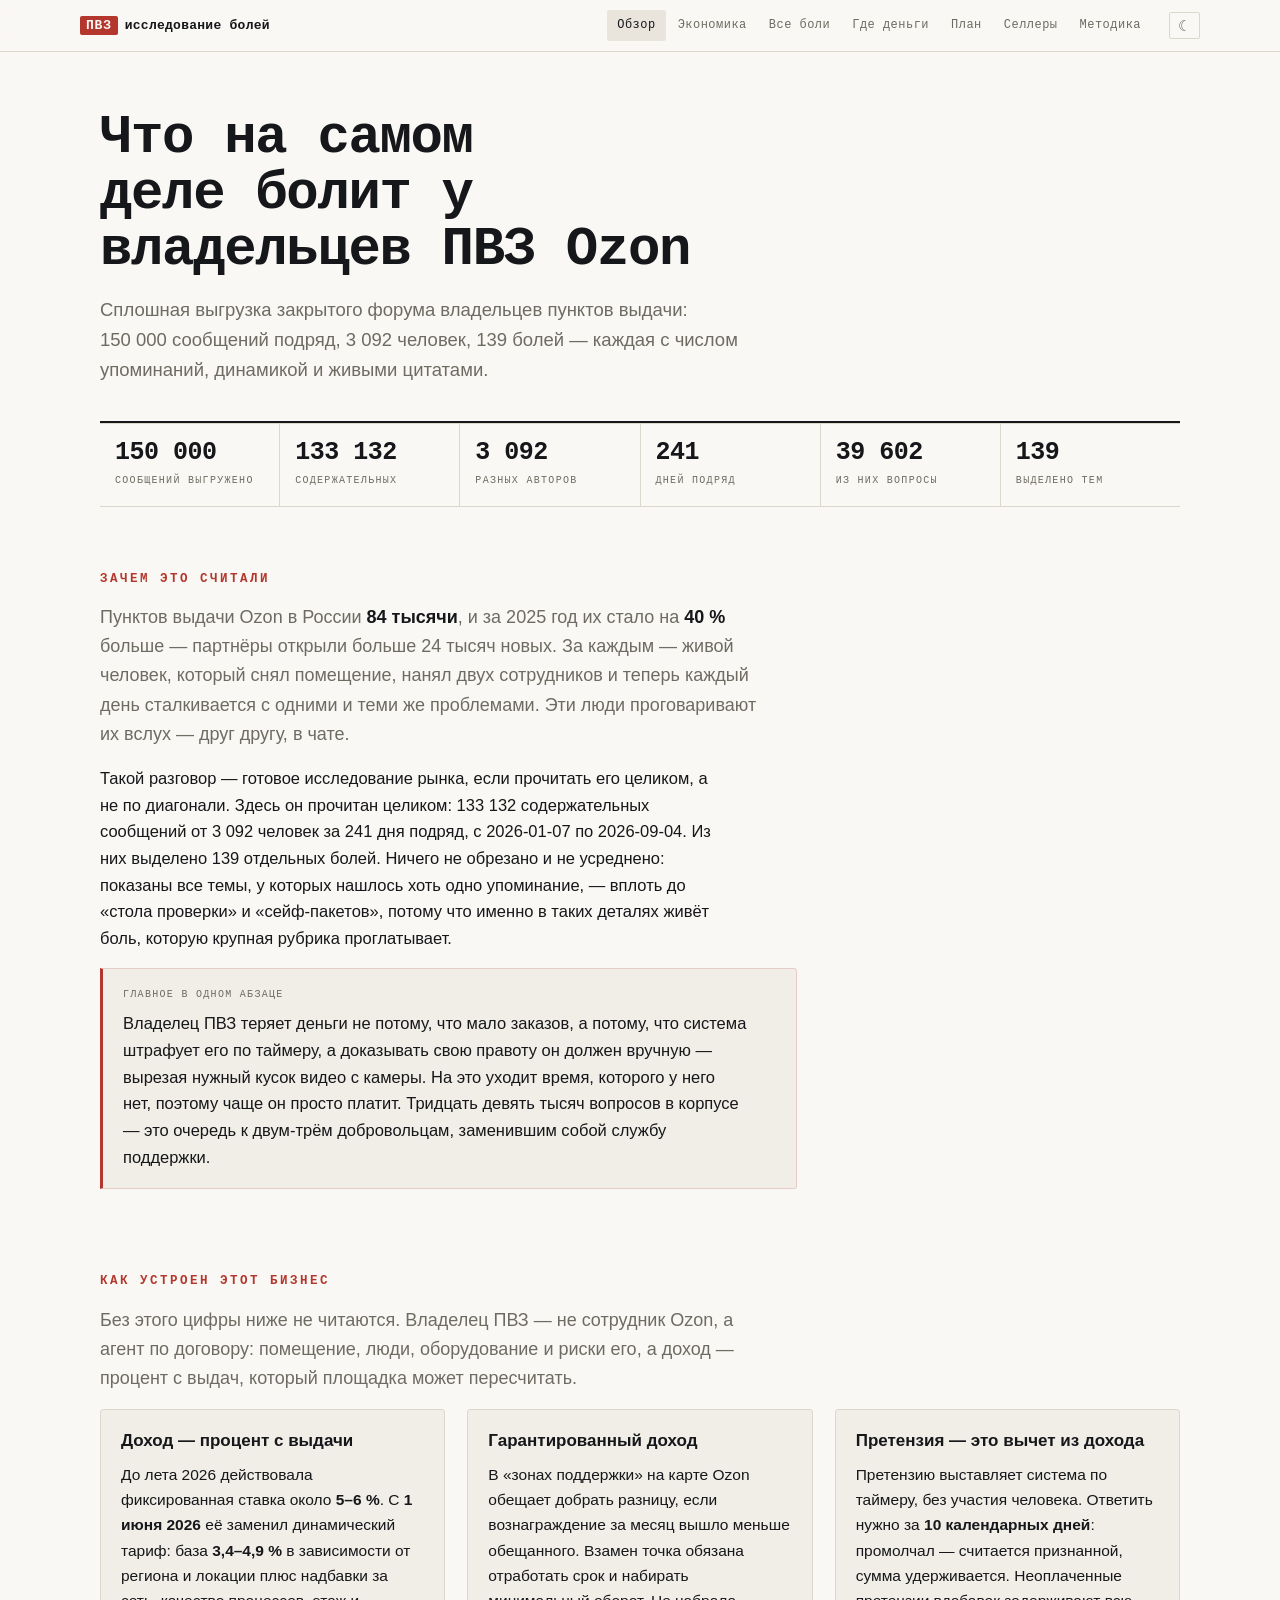
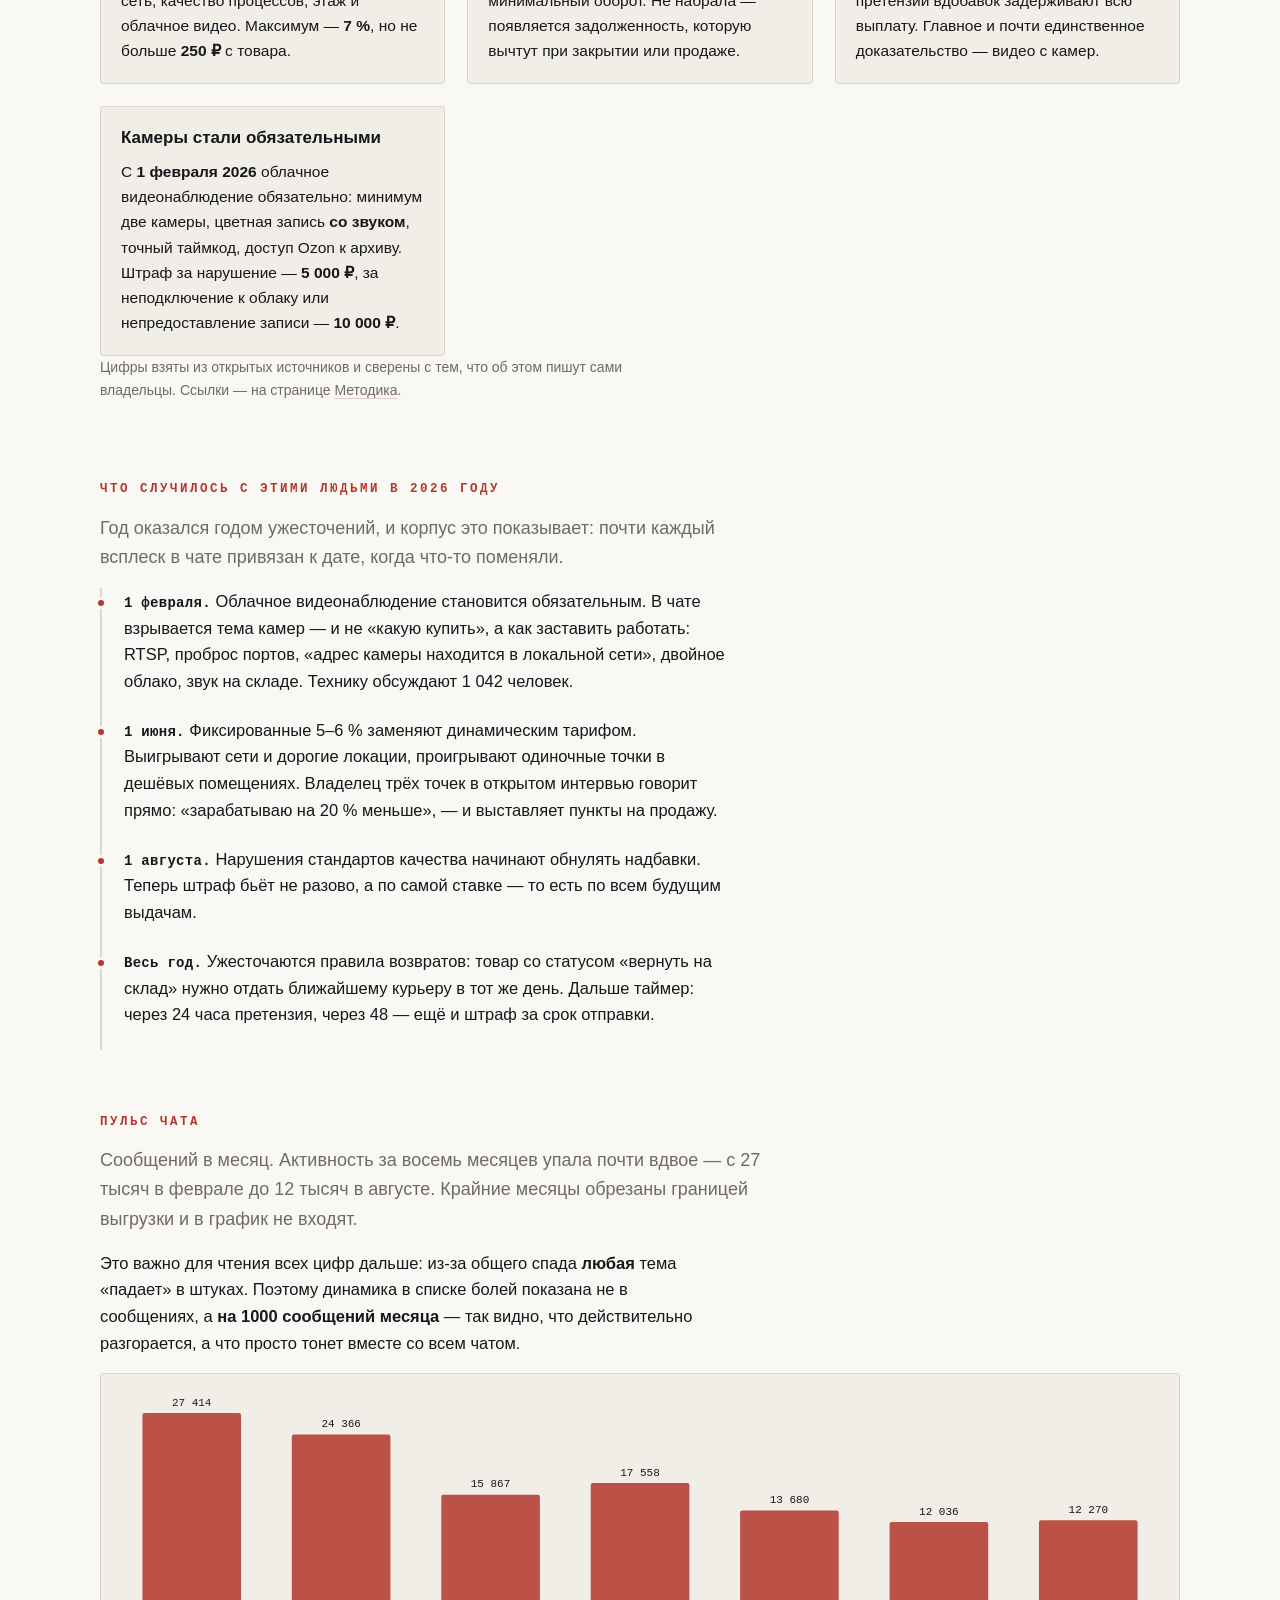
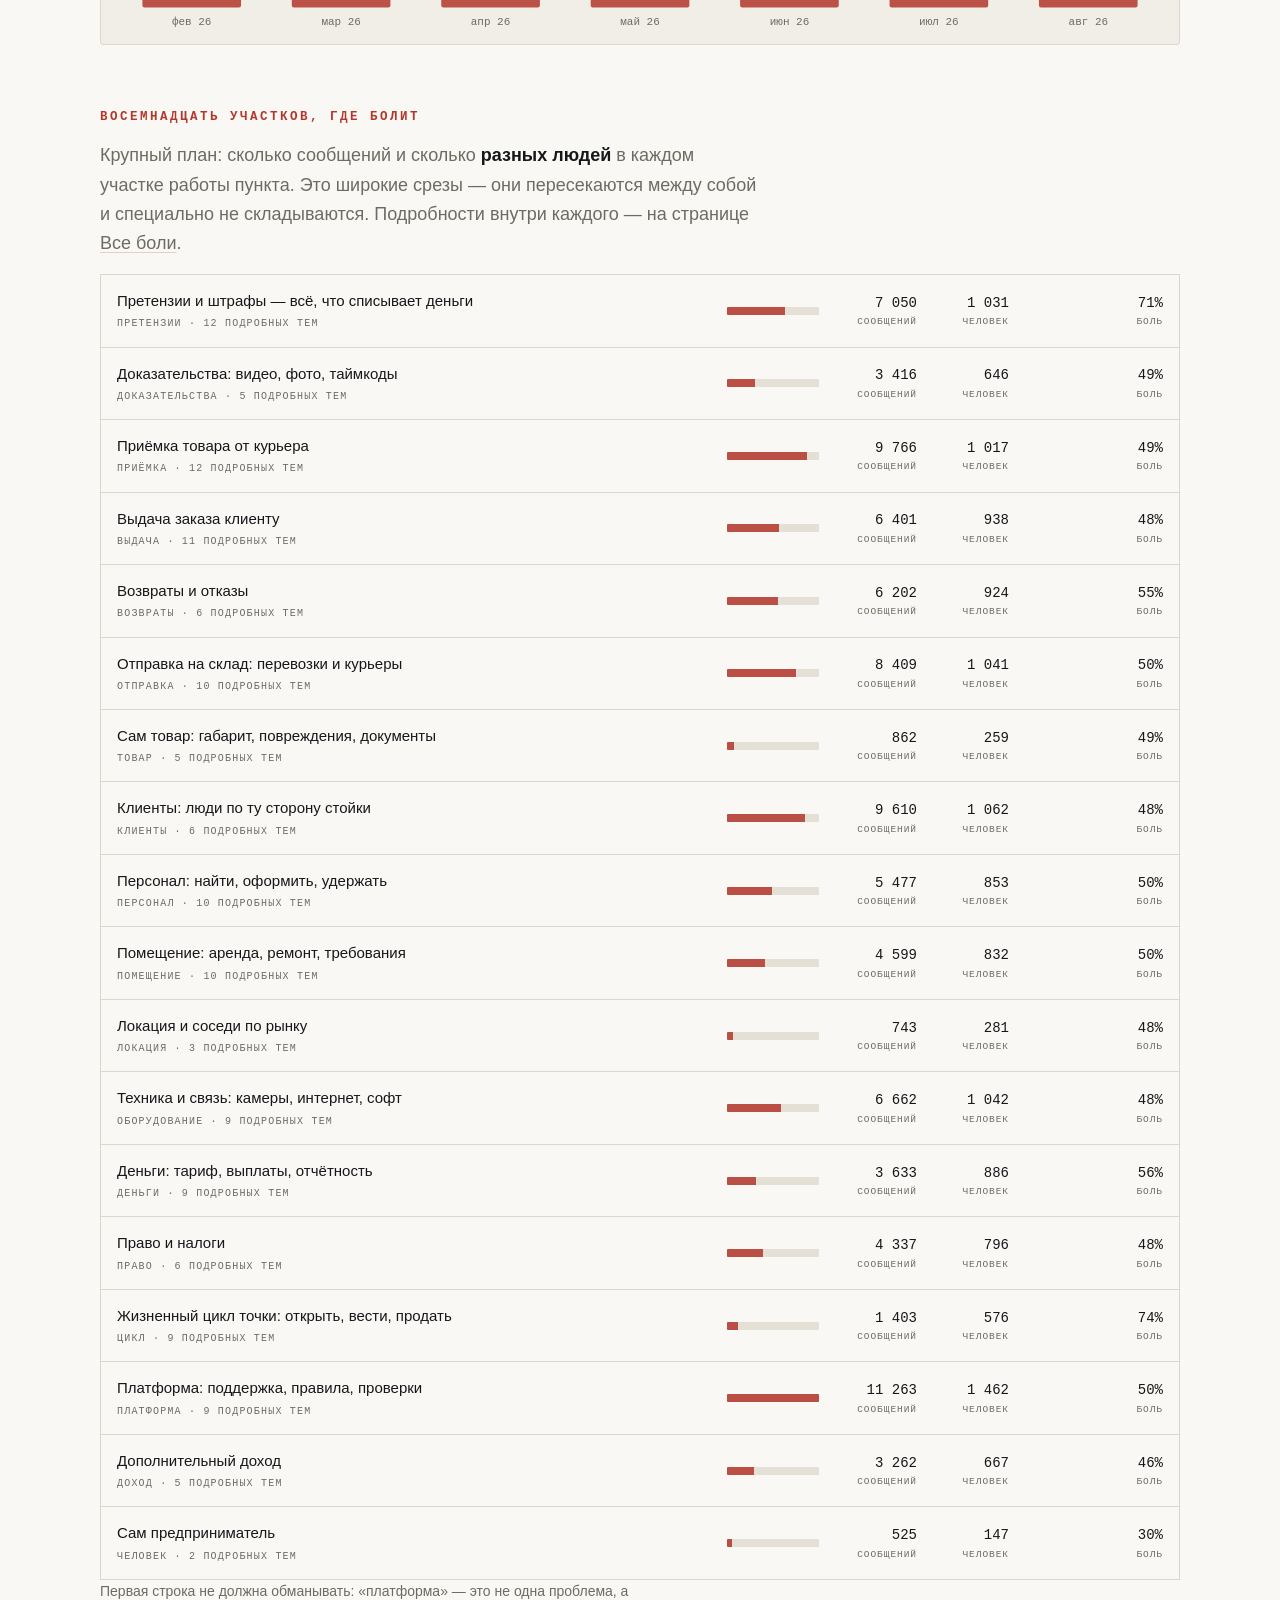
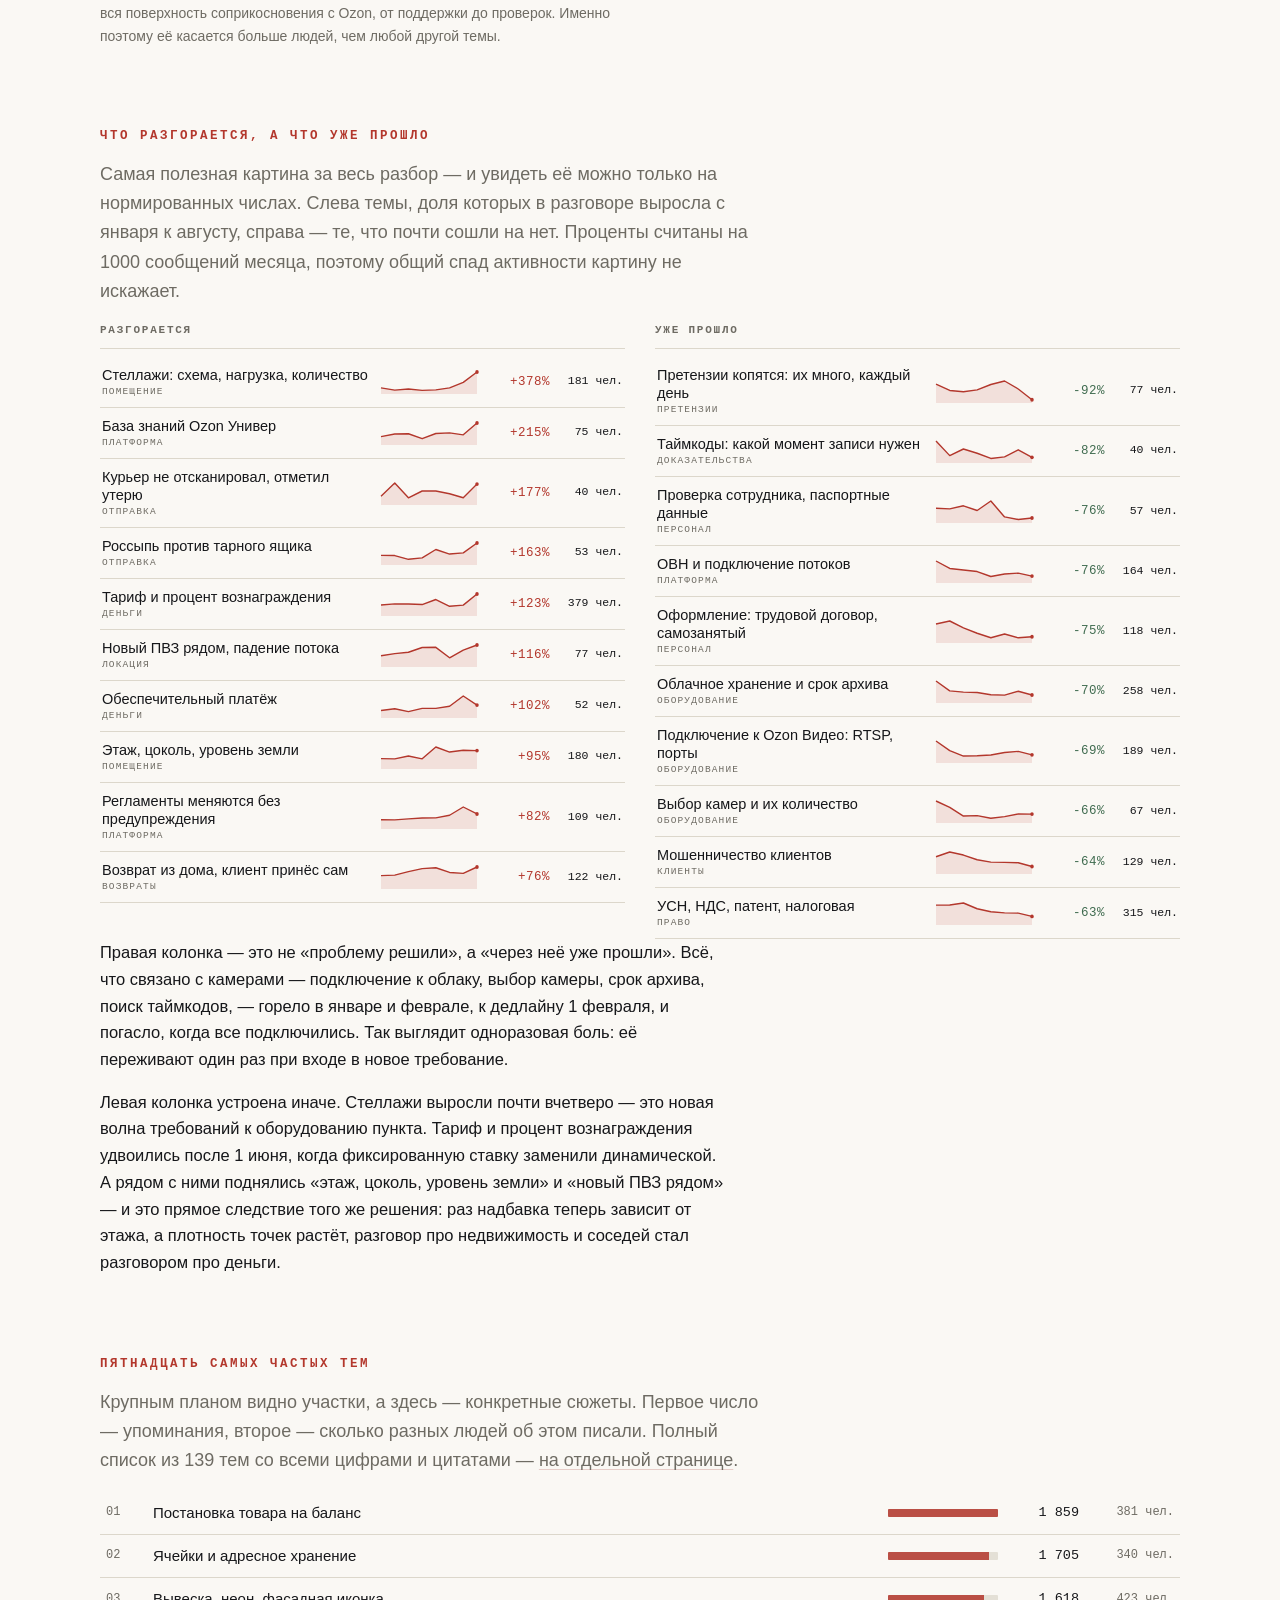
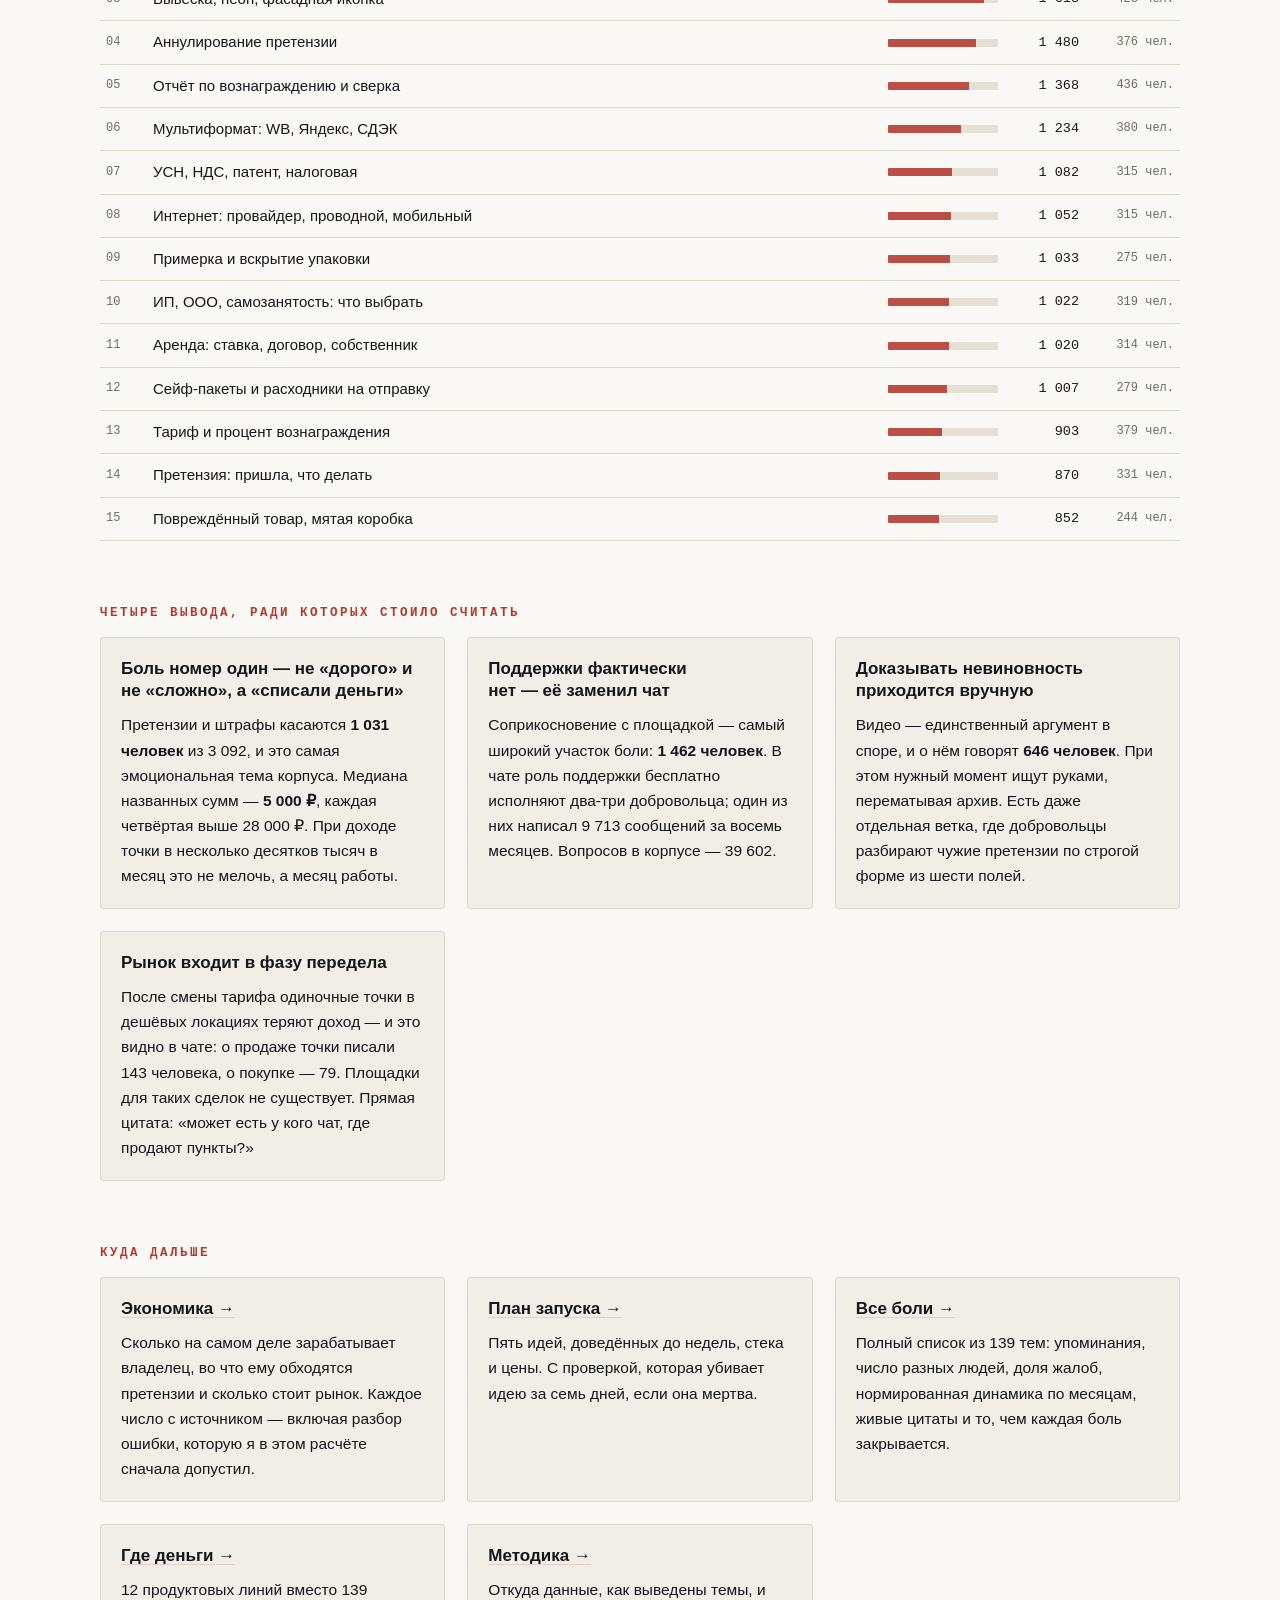
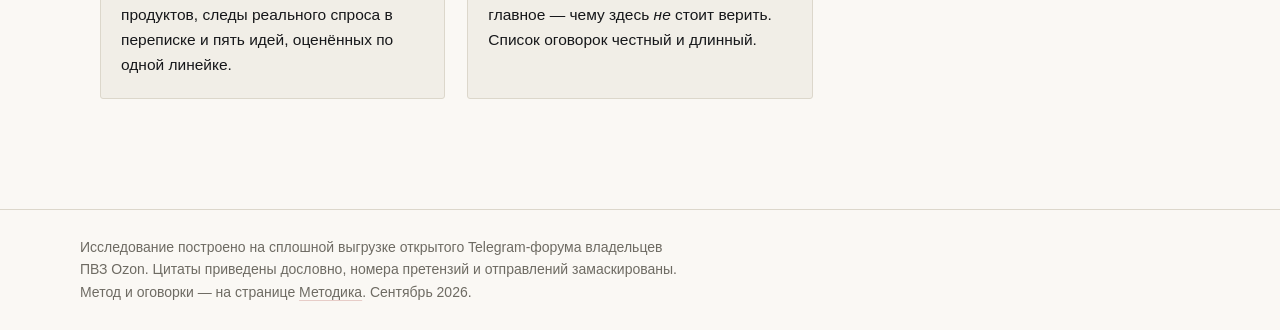
<file: index.html>
<!doctype html>
<html lang="ru">
<head>
<meta charset="utf-8">
<meta name="viewport" content="width=device-width,initial-scale=1">
<title>Что болит у владельцев ПВЗ Ozon — исследование по 150 000 сообщений</title>
<meta name="description" content="Исследование болей владельцев ПВЗ Ozon: 150 000 сообщений закрытого Telegram-форума, 139 тем с частотами и цитатами, 12 продуктовых линий и оценка идей.">
<meta property="og:title" content="Что болит у владельцев ПВЗ Ozon — исследование по 150 000 сообщений">
<meta property="og:description" content="Исследование болей владельцев ПВЗ Ozon: 150 000 сообщений закрытого Telegram-форума, 139 тем с частотами и цитатами, 12 продуктовых линий и оценка идей.">
<meta property="og:type" content="article">
<meta name="color-scheme" content="light dark">
<link rel="stylesheet" href="assets/site.css">
<link rel="icon" href="data:image/svg+xml,<svg xmlns=%22http://www.w3.org/2000/svg%22 viewBox=%220 0 100 100%22><text y=%22.92em%22 font-size=%2292%22>📦</text></svg>">
<script>
  /* Тему ставим до отрисовки, иначе тёмная страница мигнёт белым. */
  (function () {
    try { var t = localStorage.getItem('theme');
           if (t) document.documentElement.setAttribute('data-theme', t); } catch (e) {}
  })();
</script>
</head>
<body>
<header class="top">
  <a class="brand" href="index.html"><span class="mark">ПВЗ</span>исследование болей</a>
  <nav><a href="index.html" class=here>Обзор</a><a href="economics.html">Экономика</a><a href="pains.html">Все боли</a><a href="money.html">Где деньги</a><a href="plan.html">План</a><a href="sellers.html">Селлеры</a><a href="method.html">Методика</a></nav>
  <button id="theme" type="button" aria-label="Переключить тему">☾</button>
</header>
<main class="wrap">
<div class="pagehead">
  <h1>Что на самом деле болит у владельцев ПВЗ Ozon</h1>
  <p class="sub">Сплошная выгрузка закрытого форума владельцев пунктов выдачи: 150 000 сообщений подряд, 3 092 человек, 139 болей — каждая с числом упоминаний, динамикой и живыми цитатами.</p>
</div>
<section class="fields"><div class="fact"><div class="fact-n">150 000</div><div class="fact-l">сообщений выгружено</div></div><div class="fact"><div class="fact-n">133 132</div><div class="fact-l">содержательных</div></div><div class="fact"><div class="fact-n">3 092</div><div class="fact-l">разных авторов</div></div><div class="fact"><div class="fact-n">241</div><div class="fact-l">дней подряд</div></div><div class="fact"><div class="fact-n">39 602</div><div class="fact-l">из них вопросы</div></div><div class="fact"><div class="fact-n">139</div><div class="fact-l">выделено тем</div></div></section>

<section>
  <h2>Зачем это считали</h2>
  <p class="lead">Пунктов выдачи Ozon в России <b>84 тысячи</b>, и за 2025 год
  их стало на <b>40 %</b> больше — партнёры открыли больше 24 тысяч новых. За каждым — живой человек, который снял помещение,
  нанял двух сотрудников и теперь каждый день сталкивается с одними и теми же
  проблемами. Эти люди проговаривают их вслух — друг другу, в чате.</p>

  <p>Такой разговор — готовое исследование рынка, если прочитать его целиком, а
  не по диагонали. Здесь он прочитан целиком: 133 132 содержательных
  сообщений от 3 092 человек за 241 дня подряд, с 2026-01-07 по 2026-09-04.
  Из них выделено 139 отдельных болей. Ничего не обрезано и не усреднено:
  показаны все темы, у которых нашлось хоть одно упоминание, — вплоть до
  «стола проверки» и «сейф-пакетов», потому что именно в таких деталях живёт
  боль, которую крупная рубрика проглатывает.</p>

  <div class="callout">
    <span class="lines-l">Главное в одном абзаце</span>
    <p>Владелец ПВЗ теряет деньги не потому, что мало заказов, а потому, что
    система штрафует его по таймеру, а доказывать свою правоту он должен
    вручную — вырезая нужный кусок видео с камеры. На это уходит время, которого
    у него нет, поэтому чаще он просто платит. Тридцать девять тысяч вопросов в
    корпусе — это очередь к двум-трём добровольцам, заменившим собой службу
    поддержки.</p>
  </div>
</section>

<section>
  <h2>Как устроен этот бизнес</h2>
  <p class="lead">Без этого цифры ниже не читаются. Владелец ПВЗ — не сотрудник
  Ozon, а агент по договору: помещение, люди, оборудование и риски его, а доход
  — процент с выдач, который площадка может пересчитать.</p>
  <div class="cards">
    <div class="card">
      <h3>Доход — процент с выдачи</h3>
      <p>До лета 2026 действовала фиксированная ставка около <b>5–6 %</b>.
      С <b>1 июня 2026</b> её заменил динамический тариф: база <b>3,4–4,9 %</b>
      в зависимости от региона и локации плюс надбавки за сеть, качество
      процессов, этаж и облачное видео. Максимум — <b>7 %</b>, но не больше
      <b>250 ₽</b> с товара.</p>
    </div>
    <div class="card">
      <h3>Гарантированный доход</h3>
      <p>В «зонах поддержки» на карте Ozon обещает добрать разницу, если
      вознаграждение за месяц вышло меньше обещанного. Взамен точка обязана
      отработать срок и набирать минимальный оборот. Не набрала — появляется
      задолженность, которую вычтут при закрытии или продаже.</p>
    </div>
    <div class="card">
      <h3>Претензия — это вычет из дохода</h3>
      <p>Претензию выставляет система по таймеру, без участия человека.
      Ответить нужно за <b>10 календарных дней</b>: промолчал — считается
      признанной, сумма удерживается. Неоплаченные претензии вдобавок
      задерживают всю выплату. Главное и почти единственное доказательство —
      видео с камер.</p>
    </div>
    <div class="card">
      <h3>Камеры стали обязательными</h3>
      <p>С <b>1 февраля 2026</b> облачное видеонаблюдение обязательно: минимум
      две камеры, цветная запись <b>со звуком</b>, точный таймкод, доступ Ozon к
      архиву. Штраф за нарушение — <b>5 000 ₽</b>, за неподключение к облаку или
      непредоставление записи — <b>10 000 ₽</b>.</p>
    </div>
  </div>
  <p class="note">Цифры взяты из открытых источников и сверены с тем, что об
  этом пишут сами владельцы. Ссылки — на странице <a href="method.html">Методика</a>.</p>
</section>

<section>
  <h2>Что случилось с этими людьми в 2026 году</h2>
  <p class="lead">Год оказался годом ужесточений, и корпус это показывает: почти
  каждый всплеск в чате привязан к дате, когда что-то поменяли.</p>
  <ol class="timeline">
    <li><b>1 февраля.</b> Облачное видеонаблюдение становится обязательным.
    В чате взрывается тема камер — и не «какую купить», а как заставить работать:
    RTSP, проброс портов, «адрес камеры находится в локальной сети», двойное
    облако, звук на складе. Технику обсуждают 1 042 человек.</li>

    <li><b>1 июня.</b> Фиксированные 5–6 % заменяют динамическим тарифом.
    Выигрывают сети и дорогие локации, проигрывают одиночные точки в дешёвых
    помещениях. Владелец трёх точек в открытом интервью говорит прямо:
    «зарабатываю на 20 % меньше», — и выставляет пункты на продажу.</li>

    <li><b>1 августа.</b> Нарушения стандартов качества начинают обнулять
    надбавки. Теперь штраф бьёт не разово, а по самой ставке — то есть по всем
    будущим выдачам.</li>

    <li><b>Весь год.</b> Ужесточаются правила возвратов: товар со статусом
    «вернуть на склад» нужно отдать ближайшему курьеру в тот же день. Дальше
    таймер: через 24 часа претензия, через 48 — ещё и штраф за срок отправки.</li>
  </ol>
</section>

<section>
  <h2>Пульс чата</h2>
  <p class="lead">Сообщений в месяц. Активность за восемь месяцев упала почти
  вдвое — с 27 тысяч в феврале до 12 тысяч в августе. Крайние месяцы обрезаны
  границей выгрузки и в график не входят.</p>
  <p>Это важно для чтения всех цифр дальше: из-за общего спада <b>любая</b> тема
  «падает» в штуках. Поэтому динамика в списке болей показана не в сообщениях, а
  <b>на 1000 сообщений месяца</b> — так видно, что действительно разгорается, а
  что просто тонет вместе со всем чатом.</p>
  <div class="chartwrap"><svg viewBox="0 0 1000 232" class="chart" role="img" aria-label="сообщений в месяц"><rect x="24.3" y="20.0" width="94.3" height="186.0" rx="2" class="bar"/><text x="71.4" y="223" text-anchor="middle" class="lbl">фев 26</text><text x="71.4" y="13.0" text-anchor="middle" class="val">27 414</text><rect x="167.1" y="40.7" width="94.3" height="165.3" rx="2" class="bar"/><text x="214.3" y="223" text-anchor="middle" class="lbl">мар 26</text><text x="214.3" y="33.7" text-anchor="middle" class="val">24 366</text><rect x="310.0" y="98.3" width="94.3" height="107.7" rx="2" class="bar"/><text x="357.1" y="223" text-anchor="middle" class="lbl">апр 26</text><text x="357.1" y="91.3" text-anchor="middle" class="val">15 867</text><rect x="452.9" y="86.9" width="94.3" height="119.1" rx="2" class="bar"/><text x="500.0" y="223" text-anchor="middle" class="lbl">май 26</text><text x="500.0" y="79.9" text-anchor="middle" class="val">17 558</text><rect x="595.7" y="113.2" width="94.3" height="92.8" rx="2" class="bar"/><text x="642.9" y="223" text-anchor="middle" class="lbl">июн 26</text><text x="642.9" y="106.2" text-anchor="middle" class="val">13 680</text><rect x="738.6" y="124.3" width="94.3" height="81.7" rx="2" class="bar"/><text x="785.7" y="223" text-anchor="middle" class="lbl">июл 26</text><text x="785.7" y="117.3" text-anchor="middle" class="val">12 036</text><rect x="881.4" y="122.7" width="94.3" height="83.3" rx="2" class="bar"/><text x="928.6" y="223" text-anchor="middle" class="lbl">авг 26</text><text x="928.6" y="115.7" text-anchor="middle" class="val">12 270</text></svg></div>
</section>

<section>
  <h2>Восемнадцать участков, где болит</h2>
  <p class="lead">Крупный план: сколько сообщений и сколько <b>разных людей</b>
  в каждом участке работы пункта. Это широкие срезы — они пересекаются между
  собой и специально не складываются. Подробности внутри каждого — на странице
  <a href="pains.html">Все боли</a>.</p>
  <div class="umbrellas"><div class="umb"><div class="umb-name">Претензии и штрафы — всё, что списывает деньги<small>претензии · 12 подробных тем</small></div><span class="track"><span class="fill" style="width:63%"></span></span><span class="n">7 050<small>сообщений</small></span><span class="n">1 031<small>человек</small></span><span class="n">71%<small>боль</small></span></div><div class="umb"><div class="umb-name">Доказательства: видео, фото, таймкоды<small>доказательства · 5 подробных тем</small></div><span class="track"><span class="fill" style="width:30%"></span></span><span class="n">3 416<small>сообщений</small></span><span class="n">646<small>человек</small></span><span class="n">49%<small>боль</small></span></div><div class="umb"><div class="umb-name">Приёмка товара от курьера<small>приёмка · 12 подробных тем</small></div><span class="track"><span class="fill" style="width:87%"></span></span><span class="n">9 766<small>сообщений</small></span><span class="n">1 017<small>человек</small></span><span class="n">49%<small>боль</small></span></div><div class="umb"><div class="umb-name">Выдача заказа клиенту<small>выдача · 11 подробных тем</small></div><span class="track"><span class="fill" style="width:57%"></span></span><span class="n">6 401<small>сообщений</small></span><span class="n">938<small>человек</small></span><span class="n">48%<small>боль</small></span></div><div class="umb"><div class="umb-name">Возвраты и отказы<small>возвраты · 6 подробных тем</small></div><span class="track"><span class="fill" style="width:55%"></span></span><span class="n">6 202<small>сообщений</small></span><span class="n">924<small>человек</small></span><span class="n">55%<small>боль</small></span></div><div class="umb"><div class="umb-name">Отправка на склад: перевозки и курьеры<small>отправка · 10 подробных тем</small></div><span class="track"><span class="fill" style="width:75%"></span></span><span class="n">8 409<small>сообщений</small></span><span class="n">1 041<small>человек</small></span><span class="n">50%<small>боль</small></span></div><div class="umb"><div class="umb-name">Сам товар: габарит, повреждения, документы<small>товар · 5 подробных тем</small></div><span class="track"><span class="fill" style="width:8%"></span></span><span class="n">862<small>сообщений</small></span><span class="n">259<small>человек</small></span><span class="n">49%<small>боль</small></span></div><div class="umb"><div class="umb-name">Клиенты: люди по ту сторону стойки<small>клиенты · 6 подробных тем</small></div><span class="track"><span class="fill" style="width:85%"></span></span><span class="n">9 610<small>сообщений</small></span><span class="n">1 062<small>человек</small></span><span class="n">48%<small>боль</small></span></div><div class="umb"><div class="umb-name">Персонал: найти, оформить, удержать<small>персонал · 10 подробных тем</small></div><span class="track"><span class="fill" style="width:49%"></span></span><span class="n">5 477<small>сообщений</small></span><span class="n">853<small>человек</small></span><span class="n">50%<small>боль</small></span></div><div class="umb"><div class="umb-name">Помещение: аренда, ремонт, требования<small>помещение · 10 подробных тем</small></div><span class="track"><span class="fill" style="width:41%"></span></span><span class="n">4 599<small>сообщений</small></span><span class="n">832<small>человек</small></span><span class="n">50%<small>боль</small></span></div><div class="umb"><div class="umb-name">Локация и соседи по рынку<small>локация · 3 подробных тем</small></div><span class="track"><span class="fill" style="width:7%"></span></span><span class="n">743<small>сообщений</small></span><span class="n">281<small>человек</small></span><span class="n">48%<small>боль</small></span></div><div class="umb"><div class="umb-name">Техника и связь: камеры, интернет, софт<small>оборудование · 9 подробных тем</small></div><span class="track"><span class="fill" style="width:59%"></span></span><span class="n">6 662<small>сообщений</small></span><span class="n">1 042<small>человек</small></span><span class="n">48%<small>боль</small></span></div><div class="umb"><div class="umb-name">Деньги: тариф, выплаты, отчётность<small>деньги · 9 подробных тем</small></div><span class="track"><span class="fill" style="width:32%"></span></span><span class="n">3 633<small>сообщений</small></span><span class="n">886<small>человек</small></span><span class="n">56%<small>боль</small></span></div><div class="umb"><div class="umb-name">Право и налоги<small>право · 6 подробных тем</small></div><span class="track"><span class="fill" style="width:39%"></span></span><span class="n">4 337<small>сообщений</small></span><span class="n">796<small>человек</small></span><span class="n">48%<small>боль</small></span></div><div class="umb"><div class="umb-name">Жизненный цикл точки: открыть, вести, продать<small>цикл · 9 подробных тем</small></div><span class="track"><span class="fill" style="width:12%"></span></span><span class="n">1 403<small>сообщений</small></span><span class="n">576<small>человек</small></span><span class="n">74%<small>боль</small></span></div><div class="umb"><div class="umb-name">Платформа: поддержка, правила, проверки<small>платформа · 9 подробных тем</small></div><span class="track"><span class="fill" style="width:100%"></span></span><span class="n">11 263<small>сообщений</small></span><span class="n">1 462<small>человек</small></span><span class="n">50%<small>боль</small></span></div><div class="umb"><div class="umb-name">Дополнительный доход<small>доход · 5 подробных тем</small></div><span class="track"><span class="fill" style="width:29%"></span></span><span class="n">3 262<small>сообщений</small></span><span class="n">667<small>человек</small></span><span class="n">46%<small>боль</small></span></div><div class="umb"><div class="umb-name">Сам предприниматель<small>человек · 2 подробных тем</small></div><span class="track"><span class="fill" style="width:5%"></span></span><span class="n">525<small>сообщений</small></span><span class="n">147<small>человек</small></span><span class="n">30%<small>боль</small></span></div></div>
  <p class="note">Первая строка не должна обманывать: «платформа» — это не одна
  проблема, а вся поверхность соприкосновения с Ozon, от поддержки до проверок.
  Именно поэтому её касается больше людей, чем любой другой темы.</p>
</section>

<section>
  <h2>Что разгорается, а что уже прошло</h2>
  <p class="lead">Самая полезная картина за весь разбор — и увидеть её можно
  только на нормированных числах. Слева темы, доля которых в разговоре выросла
  с января к августу, справа — те, что почти сошли на нет. Проценты считаны на
  1000 сообщений месяца, поэтому общий спад активности картину не искажает.</p>
  <div class="two-cols"><div><h3 class="colh">Разгорается</h3><ol class="movers"><li><span class="t">Стеллажи: схема, нагрузка, количество<span class="sect">помещение</span></span><span class="sparkwrap"><svg class="spark" viewBox="0 0 132 30" preserveAspectRatio="none" aria-hidden="true"><polygon points="0,30 0.0,22.3 18.9,25.1 37.7,23.8 56.6,25.5 75.4,24.9 94.3,22.4 113.1,15.4 132.0,2.5 132,30" class="spark-fill"/><polyline points="0.0,22.3 18.9,25.1 37.7,23.8 56.6,25.5 75.4,24.9 94.3,22.4 113.1,15.4 132.0,2.5" class="spark-line"/><circle cx="132.0" cy="2.5" r="2.4" class="spark-dot"/></svg></span><span class="trend up">+378%</span><span class="n dim">181 чел.</span></li><li><span class="t">База знаний Ozon Универ<span class="sect">платформа</span></span><span class="sparkwrap"><svg class="spark" viewBox="0 0 132 30" preserveAspectRatio="none" aria-hidden="true"><polygon points="0,30 0.0,19.6 18.9,16.3 37.7,15.9 56.6,22.1 75.4,15.6 94.3,14.9 113.1,17.3 132.0,2.5 132,30" class="spark-fill"/><polyline points="0.0,19.6 18.9,16.3 37.7,15.9 56.6,22.1 75.4,15.6 94.3,14.9 113.1,17.3 132.0,2.5" class="spark-line"/><circle cx="132.0" cy="2.5" r="2.4" class="spark-dot"/></svg></span><span class="trend up">+215%</span><span class="n dim">75 чел.</span></li><li><span class="t">Курьер не отсканировал, отметил утерю<span class="sect">отправка</span></span><span class="sparkwrap"><svg class="spark" viewBox="0 0 132 30" preserveAspectRatio="none" aria-hidden="true"><polygon points="0,30 0.0,19.0 18.9,2.5 37.7,21.0 56.6,12.5 75.4,12.5 94.3,15.9 113.1,20.9 132.0,3.9 132,30" class="spark-fill"/><polyline points="0.0,19.0 18.9,2.5 37.7,21.0 56.6,12.5 75.4,12.5 94.3,15.9 113.1,20.9 132.0,3.9" class="spark-line"/><circle cx="132.0" cy="3.9" r="2.4" class="spark-dot"/></svg></span><span class="trend up">+177%</span><span class="n dim">40 чел.</span></li><li><span class="t">Россыпь против тарного ящика<span class="sect">отправка</span></span><span class="sparkwrap"><svg class="spark" viewBox="0 0 132 30" preserveAspectRatio="none" aria-hidden="true"><polygon points="0,30 0.0,18.0 18.9,18.2 37.7,22.9 56.6,21.1 75.4,10.6 94.3,16.3 113.1,14.8 132.0,2.5 132,30" class="spark-fill"/><polyline points="0.0,18.0 18.9,18.2 37.7,22.9 56.6,21.1 75.4,10.6 94.3,16.3 113.1,14.8 132.0,2.5" class="spark-line"/><circle cx="132.0" cy="2.5" r="2.4" class="spark-dot"/></svg></span><span class="trend up">+163%</span><span class="n dim">53 чел.</span></li><li><span class="t">Тариф и процент вознаграждения<span class="sect">деньги</span></span><span class="sparkwrap"><svg class="spark" viewBox="0 0 132 30" preserveAspectRatio="none" aria-hidden="true"><polygon points="0,30 0.0,16.3 18.9,14.8 37.7,15.0 56.6,15.7 75.4,9.4 94.3,17.9 113.1,16.4 132.0,2.5 132,30" class="spark-fill"/><polyline points="0.0,16.3 18.9,14.8 37.7,15.0 56.6,15.7 75.4,9.4 94.3,17.9 113.1,16.4 132.0,2.5" class="spark-line"/><circle cx="132.0" cy="2.5" r="2.4" class="spark-dot"/></svg></span><span class="trend up">+123%</span><span class="n dim">379 чел.</span></li><li><span class="t">Новый ПВЗ рядом, падение потока<span class="sect">локация</span></span><span class="sparkwrap"><svg class="spark" viewBox="0 0 132 30" preserveAspectRatio="none" aria-hidden="true"><polygon points="0,30 0.0,15.9 18.9,13.3 37.7,11.6 56.6,5.6 75.4,5.4 94.3,18.5 113.1,8.8 132.0,2.5 132,30" class="spark-fill"/><polyline points="0.0,15.9 18.9,13.3 37.7,11.6 56.6,5.6 75.4,5.4 94.3,18.5 113.1,8.8 132.0,2.5" class="spark-line"/><circle cx="132.0" cy="2.5" r="2.4" class="spark-dot"/></svg></span><span class="trend up">+116%</span><span class="n dim">77 чел.</span></li><li><span class="t">Обеспечительный платёж<span class="sect">деньги</span></span><span class="sparkwrap"><svg class="spark" viewBox="0 0 132 30" preserveAspectRatio="none" aria-hidden="true"><polygon points="0,30 0.0,20.7 18.9,18.4 37.7,22.0 56.6,18.0 75.4,18.0 94.3,15.3 113.1,2.5 132.0,13.9 132,30" class="spark-fill"/><polyline points="0.0,20.7 18.9,18.4 37.7,22.0 56.6,18.0 75.4,18.0 94.3,15.3 113.1,2.5 132.0,13.9" class="spark-line"/><circle cx="132.0" cy="13.9" r="2.4" class="spark-dot"/></svg></span><span class="trend up">+102%</span><span class="n dim">52 чел.</span></li><li><span class="t">Этаж, цоколь, уровень земли<span class="sect">помещение</span></span><span class="sparkwrap"><svg class="spark" viewBox="0 0 132 30" preserveAspectRatio="none" aria-hidden="true"><polygon points="0,30 0.0,17.0 18.9,17.4 37.7,13.8 56.6,17.3 75.4,2.5 94.3,8.8 113.1,6.6 132.0,7.0 132,30" class="spark-fill"/><polyline points="0.0,17.0 18.9,17.4 37.7,13.8 56.6,17.3 75.4,2.5 94.3,8.8 113.1,6.6 132.0,7.0" class="spark-line"/><circle cx="132.0" cy="7.0" r="2.4" class="spark-dot"/></svg></span><span class="trend up">+95%</span><span class="n dim">180 чел.</span></li><li><span class="t">Регламенты меняются без предупреждения<span class="sect">платформа</span></span><span class="sparkwrap"><svg class="spark" viewBox="0 0 132 30" preserveAspectRatio="none" aria-hidden="true"><polygon points="0,30 0.0,18.5 18.9,18.6 37.7,17.4 56.6,16.3 75.4,16.1 94.3,12.8 113.1,2.5 132.0,11.2 132,30" class="spark-fill"/><polyline points="0.0,18.5 18.9,18.6 37.7,17.4 56.6,16.3 75.4,16.1 94.3,12.8 113.1,2.5 132.0,11.2" class="spark-line"/><circle cx="132.0" cy="11.2" r="2.4" class="spark-dot"/></svg></span><span class="trend up">+82%</span><span class="n dim">109 чел.</span></li><li><span class="t">Возврат из дома, клиент принёс сам<span class="sect">возвраты</span></span><span class="sparkwrap"><svg class="spark" viewBox="0 0 132 30" preserveAspectRatio="none" aria-hidden="true"><polygon points="0,30 0.0,13.3 18.9,12.6 37.7,8.3 56.6,4.5 75.4,3.4 94.3,9.3 113.1,10.5 132.0,2.5 132,30" class="spark-fill"/><polyline points="0.0,13.3 18.9,12.6 37.7,8.3 56.6,4.5 75.4,3.4 94.3,9.3 113.1,10.5 132.0,2.5" class="spark-line"/><circle cx="132.0" cy="2.5" r="2.4" class="spark-dot"/></svg></span><span class="trend up">+76%</span><span class="n dim">122 чел.</span></li></ol></div><div><h3 class="colh">Уже прошло</h3><ol class="movers"><li><span class="t">Претензии копятся: их много, каждый день<span class="sect">претензии</span></span><span class="sparkwrap"><svg class="spark" viewBox="0 0 132 30" preserveAspectRatio="none" aria-hidden="true"><polygon points="0,30 0.0,6.4 18.9,14.3 37.7,15.9 56.6,13.6 75.4,6.9 94.3,2.5 113.1,12.5 132.0,25.9 132,30" class="spark-fill"/><polyline points="0.0,6.4 18.9,14.3 37.7,15.9 56.6,13.6 75.4,6.9 94.3,2.5 113.1,12.5 132.0,25.9" class="spark-line"/><circle cx="132.0" cy="25.9" r="2.4" class="spark-dot"/></svg></span><span class="trend down">-92%</span><span class="n dim">77 чел.</span></li><li><span class="t">Таймкоды: какой момент записи нужен<span class="sect">доказательства</span></span><span class="sparkwrap"><svg class="spark" viewBox="0 0 132 30" preserveAspectRatio="none" aria-hidden="true"><polygon points="0,30 0.0,2.5 18.9,20.8 37.7,12.5 56.6,17.8 75.4,24.3 94.3,22.4 113.1,13.5 132.0,22.9 132,30" class="spark-fill"/><polyline points="0.0,2.5 18.9,20.8 37.7,12.5 56.6,17.8 75.4,24.3 94.3,22.4 113.1,13.5 132.0,22.9" class="spark-line"/><circle cx="132.0" cy="22.9" r="2.4" class="spark-dot"/></svg></span><span class="trend down">-82%</span><span class="n dim">40 чел.</span></li><li><span class="t">Проверка сотрудника, паспортные данные<span class="sect">персонал</span></span><span class="sparkwrap"><svg class="spark" viewBox="0 0 132 30" preserveAspectRatio="none" aria-hidden="true"><polygon points="0,30 0.0,11.6 18.9,12.3 37.7,8.5 56.6,14.4 75.4,2.5 94.3,22.4 113.1,25.6 132.0,23.7 132,30" class="spark-fill"/><polyline points="0.0,11.6 18.9,12.3 37.7,8.5 56.6,14.4 75.4,2.5 94.3,22.4 113.1,25.6 132.0,23.7" class="spark-line"/><circle cx="132.0" cy="23.7" r="2.4" class="spark-dot"/></svg></span><span class="trend down">-76%</span><span class="n dim">57 чел.</span></li><li><span class="t">ОВН и подключение потоков<span class="sect">платформа</span></span><span class="sparkwrap"><svg class="spark" viewBox="0 0 132 30" preserveAspectRatio="none" aria-hidden="true"><polygon points="0,30 0.0,2.5 18.9,11.8 37.7,13.7 56.6,15.7 75.4,21.9 94.3,18.8 113.1,17.6 132.0,21.4 132,30" class="spark-fill"/><polyline points="0.0,2.5 18.9,11.8 37.7,13.7 56.6,15.7 75.4,21.9 94.3,18.8 113.1,17.6 132.0,21.4" class="spark-line"/><circle cx="132.0" cy="21.4" r="2.4" class="spark-dot"/></svg></span><span class="trend down">-76%</span><span class="n dim">164 чел.</span></li><li><span class="t">Оформление: трудовой договор, самозанятый<span class="sect">персонал</span></span><span class="sparkwrap"><svg class="spark" viewBox="0 0 132 30" preserveAspectRatio="none" aria-hidden="true"><polygon points="0,30 0.0,6.3 18.9,2.5 37.7,11.0 56.6,17.8 75.4,23.4 94.3,18.7 113.1,23.5 132.0,22.2 132,30" class="spark-fill"/><polyline points="0.0,6.3 18.9,2.5 37.7,11.0 56.6,17.8 75.4,23.4 94.3,18.7 113.1,23.5 132.0,22.2" class="spark-line"/><circle cx="132.0" cy="22.2" r="2.4" class="spark-dot"/></svg></span><span class="trend down">-75%</span><span class="n dim">118 чел.</span></li><li><span class="t">Облачное хранение и срок архива<span class="sect">оборудование</span></span><span class="sparkwrap"><svg class="spark" viewBox="0 0 132 30" preserveAspectRatio="none" aria-hidden="true"><polygon points="0,30 0.0,2.5 18.9,14.9 37.7,16.4 56.6,16.9 75.4,19.7 94.3,20.1 113.1,15.3 132.0,20.0 132,30" class="spark-fill"/><polyline points="0.0,2.5 18.9,14.9 37.7,16.4 56.6,16.9 75.4,19.7 94.3,20.1 113.1,15.3 132.0,20.0" class="spark-line"/><circle cx="132.0" cy="20.0" r="2.4" class="spark-dot"/></svg></span><span class="trend down">-70%</span><span class="n dim">258 чел.</span></li><li><span class="t">Подключение к Ozon Видео: RTSP, порты<span class="sect">оборудование</span></span><span class="sparkwrap"><svg class="spark" viewBox="0 0 132 30" preserveAspectRatio="none" aria-hidden="true"><polygon points="0,30 0.0,2.5 18.9,14.6 37.7,21.3 56.6,20.9 75.4,20.0 94.3,16.9 113.1,15.5 132.0,19.8 132,30" class="spark-fill"/><polyline points="0.0,2.5 18.9,14.6 37.7,21.3 56.6,20.9 75.4,20.0 94.3,16.9 113.1,15.5 132.0,19.8" class="spark-line"/><circle cx="132.0" cy="19.8" r="2.4" class="spark-dot"/></svg></span><span class="trend down">-69%</span><span class="n dim">189 чел.</span></li><li><span class="t">Выбор камер и их количество<span class="sect">оборудование</span></span><span class="sparkwrap"><svg class="spark" viewBox="0 0 132 30" preserveAspectRatio="none" aria-hidden="true"><polygon points="0,30 0.0,2.5 18.9,10.4 37.7,21.3 56.6,20.8 75.4,24.1 94.3,22.0 113.1,18.7 132.0,18.9 132,30" class="spark-fill"/><polyline points="0.0,2.5 18.9,10.4 37.7,21.3 56.6,20.8 75.4,24.1 94.3,22.0 113.1,18.7 132.0,18.9" class="spark-line"/><circle cx="132.0" cy="18.9" r="2.4" class="spark-dot"/></svg></span><span class="trend down">-66%</span><span class="n dim">67 чел.</span></li><li><span class="t">Мошенничество клиентов<span class="sect">клиенты</span></span><span class="sparkwrap"><svg class="spark" viewBox="0 0 132 30" preserveAspectRatio="none" aria-hidden="true"><polygon points="0,30 0.0,8.4 18.9,2.5 37.7,6.3 56.6,12.2 75.4,15.1 94.3,15.5 113.1,15.9 132.0,20.6 132,30" class="spark-fill"/><polyline points="0.0,8.4 18.9,2.5 37.7,6.3 56.6,12.2 75.4,15.1 94.3,15.5 113.1,15.9 132.0,20.6" class="spark-line"/><circle cx="132.0" cy="20.6" r="2.4" class="spark-dot"/></svg></span><span class="trend down">-64%</span><span class="n dim">129 чел.</span></li><li><span class="t">УСН, НДС, патент, налоговая<span class="sect">право</span></span><span class="sparkwrap"><svg class="spark" viewBox="0 0 132 30" preserveAspectRatio="none" aria-hidden="true"><polygon points="0,30 0.0,5.1 18.9,5.0 37.7,2.5 56.6,9.7 75.4,13.5 94.3,14.9 113.1,15.1 132.0,19.3 132,30" class="spark-fill"/><polyline points="0.0,5.1 18.9,5.0 37.7,2.5 56.6,9.7 75.4,13.5 94.3,14.9 113.1,15.1 132.0,19.3" class="spark-line"/><circle cx="132.0" cy="19.3" r="2.4" class="spark-dot"/></svg></span><span class="trend down">-63%</span><span class="n dim">315 чел.</span></li></ol></div></div>
  <p>Правая колонка — это не «проблему решили», а «через неё уже прошли». Всё,
  что связано с камерами — подключение к облаку, выбор камеры, срок архива,
  поиск таймкодов, — горело в январе и феврале, к дедлайну 1 февраля, и
  погасло, когда все подключились. Так выглядит одноразовая боль: её
  переживают один раз при входе в новое требование.</p>
  <p>Левая колонка устроена иначе. Стеллажи выросли почти вчетверо — это новая
  волна требований к оборудованию пункта. Тариф и процент вознаграждения
  удвоились после 1 июня, когда фиксированную ставку заменили динамической.
  А рядом с ними поднялись «этаж, цоколь, уровень земли» и «новый ПВЗ рядом» —
  и это прямое следствие того же решения: раз надбавка теперь зависит от этажа,
  а плотность точек растёт, разговор про недвижимость и соседей стал разговором
  про деньги.</p>
</section>

<section>
  <h2>Пятнадцать самых частых тем</h2>
  <p class="lead">Крупным планом видно участки, а здесь — конкретные сюжеты.
  Первое число — упоминания, второе — сколько разных людей об этом писали.
  Полный список из 139 тем со всеми цифрами и цитатами —
  <a href="pains.html">на отдельной странице</a>.</p>
  <ol class="top15"><li><span class="t">Постановка товара на баланс</span><span class="track"><span class="fill" style="width:100%"></span></span><span class="n">1 859</span><span class="n dim">381 чел.</span></li><li><span class="t">Ячейки и адресное хранение</span><span class="track"><span class="fill" style="width:92%"></span></span><span class="n">1 705</span><span class="n dim">340 чел.</span></li><li><span class="t">Вывеска, неон, фасадная иконка</span><span class="track"><span class="fill" style="width:87%"></span></span><span class="n">1 618</span><span class="n dim">423 чел.</span></li><li><span class="t">Аннулирование претензии</span><span class="track"><span class="fill" style="width:80%"></span></span><span class="n">1 480</span><span class="n dim">376 чел.</span></li><li><span class="t">Отчёт по вознаграждению и сверка</span><span class="track"><span class="fill" style="width:74%"></span></span><span class="n">1 368</span><span class="n dim">436 чел.</span></li><li><span class="t">Мультиформат: WB, Яндекс, СДЭК</span><span class="track"><span class="fill" style="width:66%"></span></span><span class="n">1 234</span><span class="n dim">380 чел.</span></li><li><span class="t">УСН, НДС, патент, налоговая</span><span class="track"><span class="fill" style="width:58%"></span></span><span class="n">1 082</span><span class="n dim">315 чел.</span></li><li><span class="t">Интернет: провайдер, проводной, мобильный</span><span class="track"><span class="fill" style="width:57%"></span></span><span class="n">1 052</span><span class="n dim">315 чел.</span></li><li><span class="t">Примерка и вскрытие упаковки</span><span class="track"><span class="fill" style="width:56%"></span></span><span class="n">1 033</span><span class="n dim">275 чел.</span></li><li><span class="t">ИП, ООО, самозанятость: что выбрать</span><span class="track"><span class="fill" style="width:55%"></span></span><span class="n">1 022</span><span class="n dim">319 чел.</span></li><li><span class="t">Аренда: ставка, договор, собственник</span><span class="track"><span class="fill" style="width:55%"></span></span><span class="n">1 020</span><span class="n dim">314 чел.</span></li><li><span class="t">Сейф-пакеты и расходники на отправку</span><span class="track"><span class="fill" style="width:54%"></span></span><span class="n">1 007</span><span class="n dim">279 чел.</span></li><li><span class="t">Тариф и процент вознаграждения</span><span class="track"><span class="fill" style="width:49%"></span></span><span class="n">903</span><span class="n dim">379 чел.</span></li><li><span class="t">Претензия: пришла, что делать</span><span class="track"><span class="fill" style="width:47%"></span></span><span class="n">870</span><span class="n dim">331 чел.</span></li><li><span class="t">Повреждённый товар, мятая коробка</span><span class="track"><span class="fill" style="width:46%"></span></span><span class="n">852</span><span class="n dim">244 чел.</span></li></ol>
</section>

<section>
  <h2>Четыре вывода, ради которых стоило считать</h2>
  <div class="cards">
    <div class="card">
      <h3>Боль номер один — не «дорого» и не «сложно», а «списали деньги»</h3>
      <p>Претензии и штрафы касаются <b>1 031 человек</b> из
      3 092, и это самая эмоциональная тема корпуса. Медиана названных
      сумм — <b>5 000 ₽</b>, каждая четвёртая выше 28 000 ₽. При доходе точки
      в несколько десятков тысяч в месяц это не мелочь, а месяц работы.</p>
    </div>
    <div class="card">
      <h3>Поддержки фактически нет — её заменил чат</h3>
      <p>Соприкосновение с площадкой — самый широкий участок боли:
      <b>1 462 человек</b>. В чате роль поддержки бесплатно
      исполняют два-три добровольца; один из них написал 9 713 сообщений за
      восемь месяцев. Вопросов в корпусе — 39 602.</p>
    </div>
    <div class="card">
      <h3>Доказывать невиновность приходится вручную</h3>
      <p>Видео — единственный аргумент в споре, и о нём говорят
      <b>646 человек</b>. При этом нужный момент ищут
      руками, перематывая архив. Есть даже отдельная ветка, где добровольцы
      разбирают чужие претензии по строгой форме из шести полей.</p>
    </div>
    <div class="card">
      <h3>Рынок входит в фазу передела</h3>
      <p>После смены тарифа одиночные точки в дешёвых локациях теряют доход — и
      это видно в чате: о продаже точки писали 143 человека, о покупке — 79.
      Площадки для таких сделок не существует. Прямая цитата: «может есть у кого
      чат, где продают пункты?»</p>
    </div>
  </div>
</section>

<section>
  <h2>Куда дальше</h2>
  <div class="cards">
    <div class="card">
      <h3><a href="economics.html">Экономика →</a></h3>
      <p>Сколько на самом деле зарабатывает владелец, во что ему обходятся
      претензии и сколько стоит рынок. Каждое число с источником — включая
      разбор ошибки, которую я в этом расчёте сначала допустил.</p>
    </div>
    <div class="card">
      <h3><a href="plan.html">План запуска →</a></h3>
      <p>Пять идей, доведённых до недель, стека и цены. С проверкой, которая
      убивает идею за семь дней, если она мертва.</p>
    </div>
    <div class="card">
      <h3><a href="pains.html">Все боли →</a></h3>
      <p>Полный список из 139 тем: упоминания, число разных людей, доля
      жалоб, нормированная динамика по месяцам, живые цитаты и то, чем каждая
      боль закрывается.</p>
    </div>
    <div class="card">
      <h3><a href="money.html">Где деньги →</a></h3>
      <p>12 продуктовых линий вместо 139 продуктов, следы реального
      спроса в переписке и пять идей, оценённых по одной линейке.</p>
    </div>
    <div class="card">
      <h3><a href="method.html">Методика →</a></h3>
      <p>Откуда данные, как выведены темы, и главное — чему здесь <em>не</em>
      стоит верить. Список оговорок честный и длинный.</p>
    </div>
  </div>
</section>

</main>
<footer class="foot">
  <p>Исследование построено на сплошной выгрузке открытого Telegram-форума
  владельцев ПВЗ Ozon. Цитаты приведены дословно, номера претензий и отправлений
  замаскированы. Метод и оговорки — на странице <a href="method.html">Методика</a>.
  Сентябрь 2026.</p>
</footer>
<script src="assets/site.js"></script>
</body>
</html>
</file>
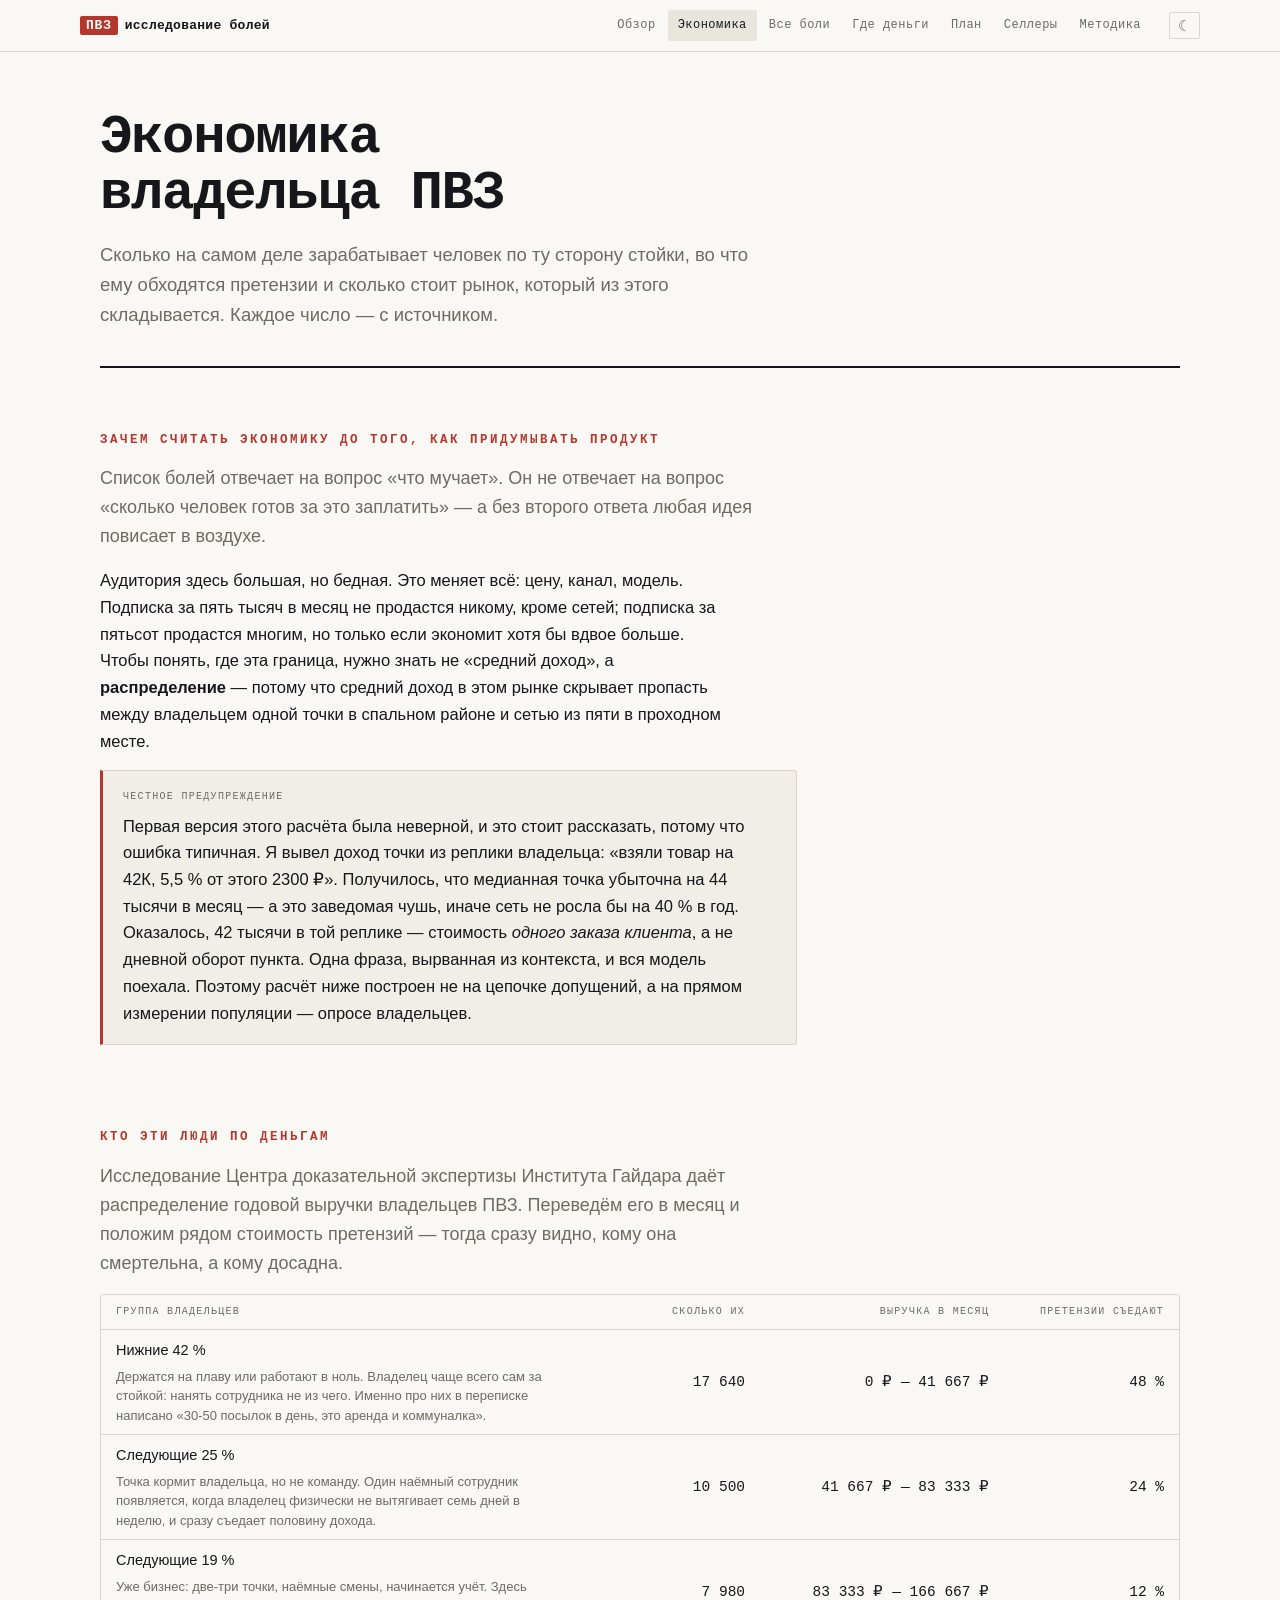
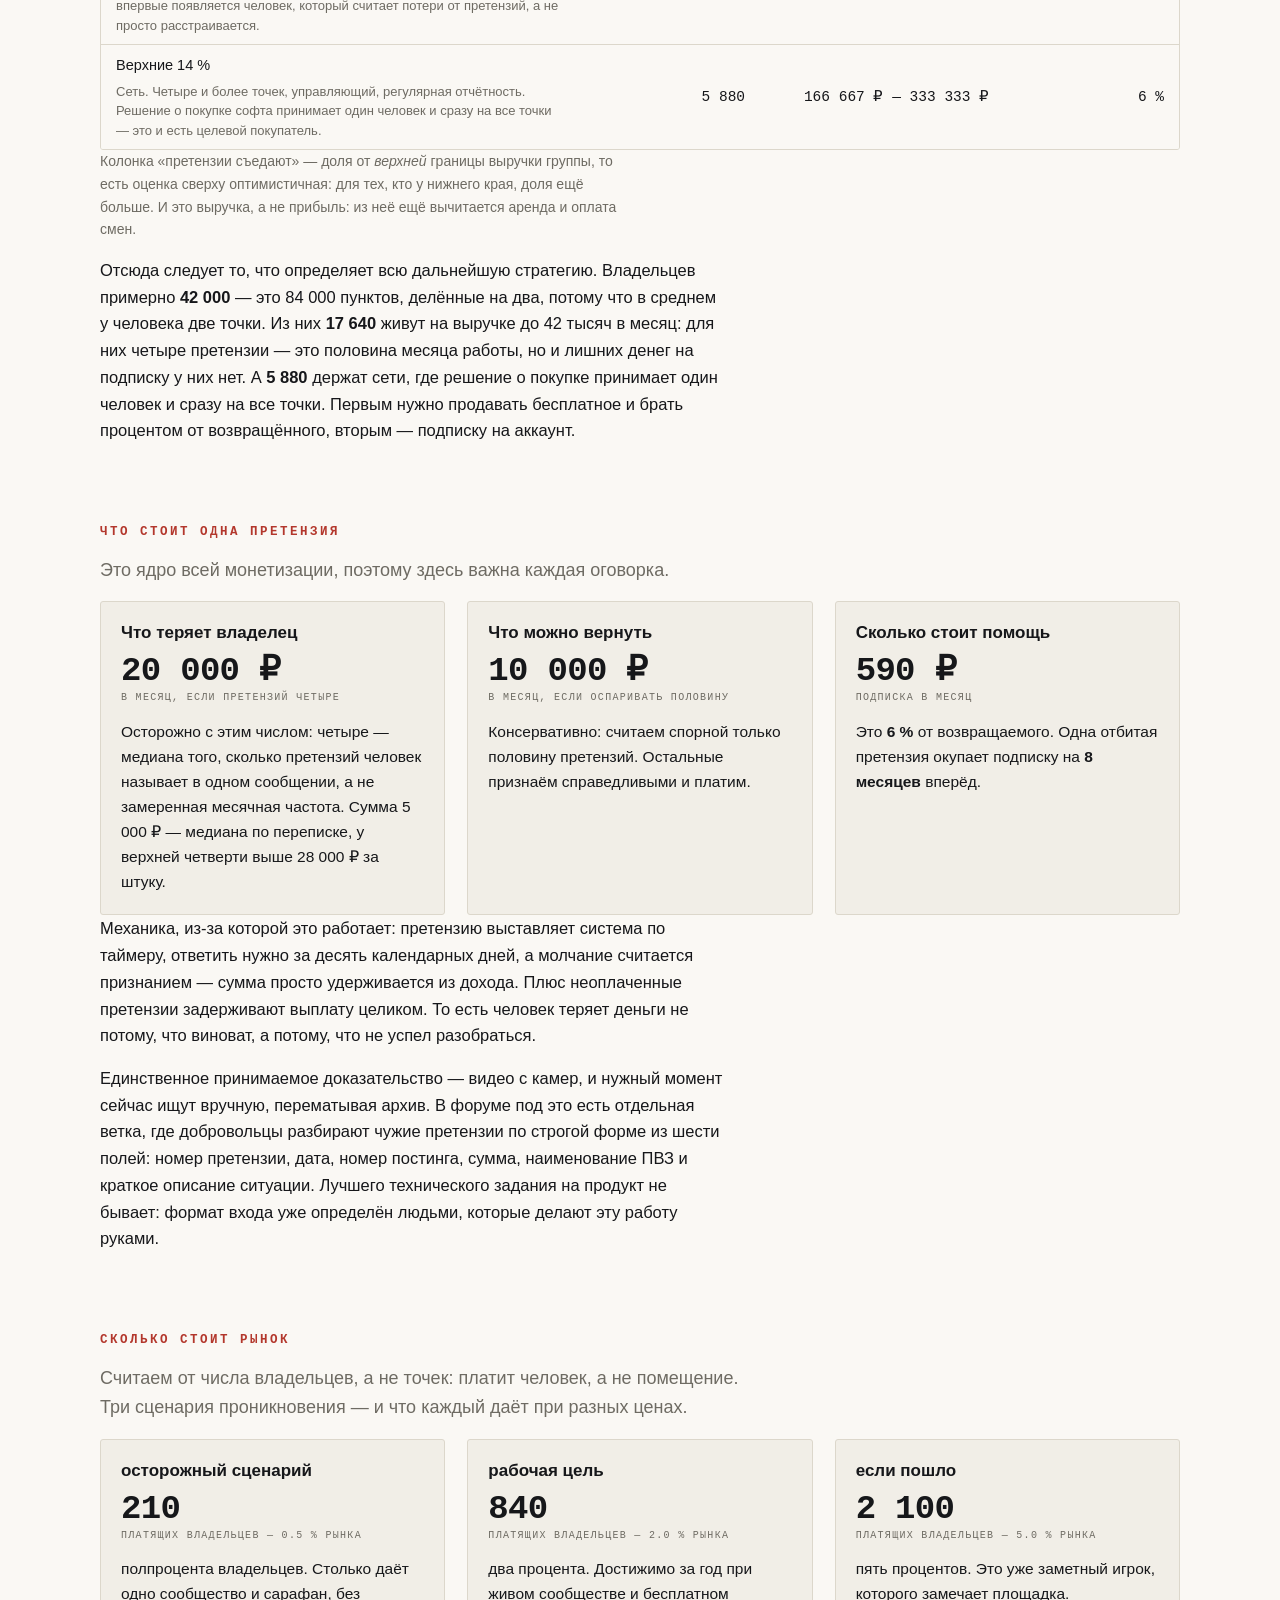
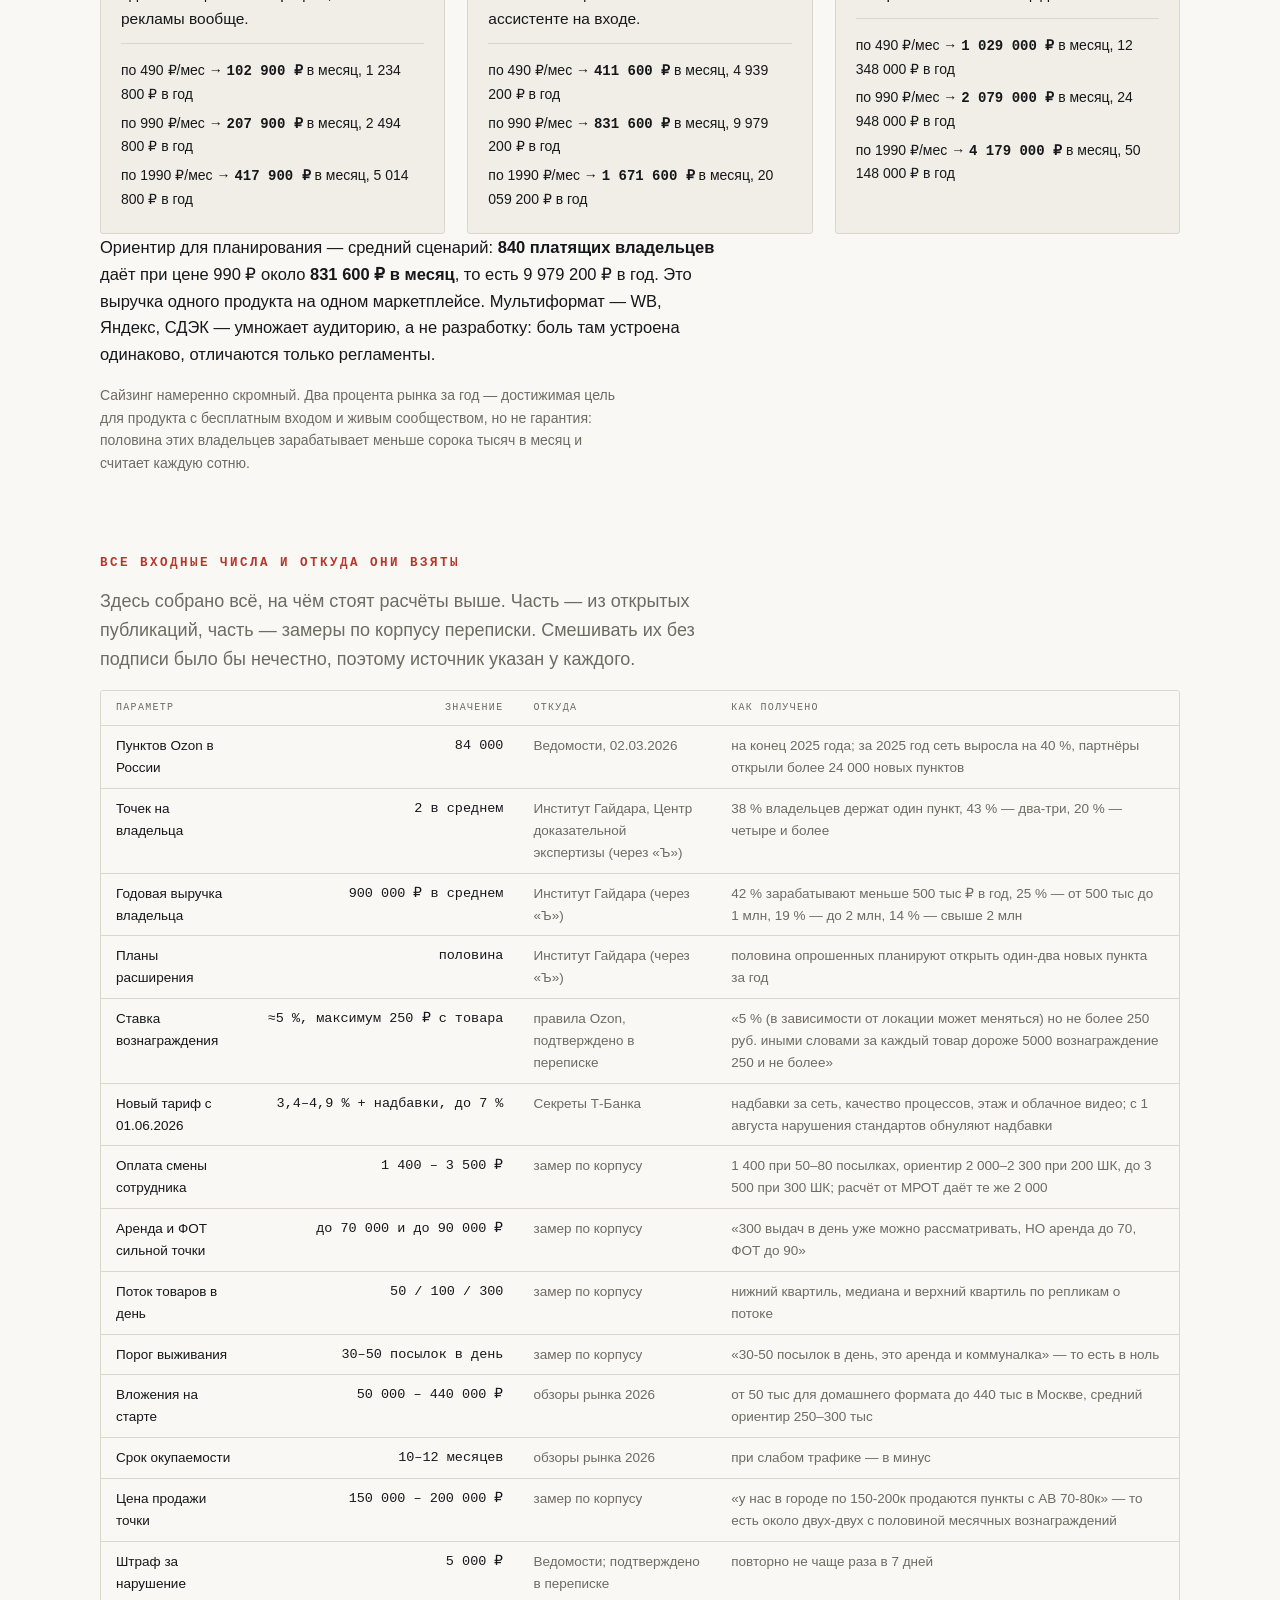
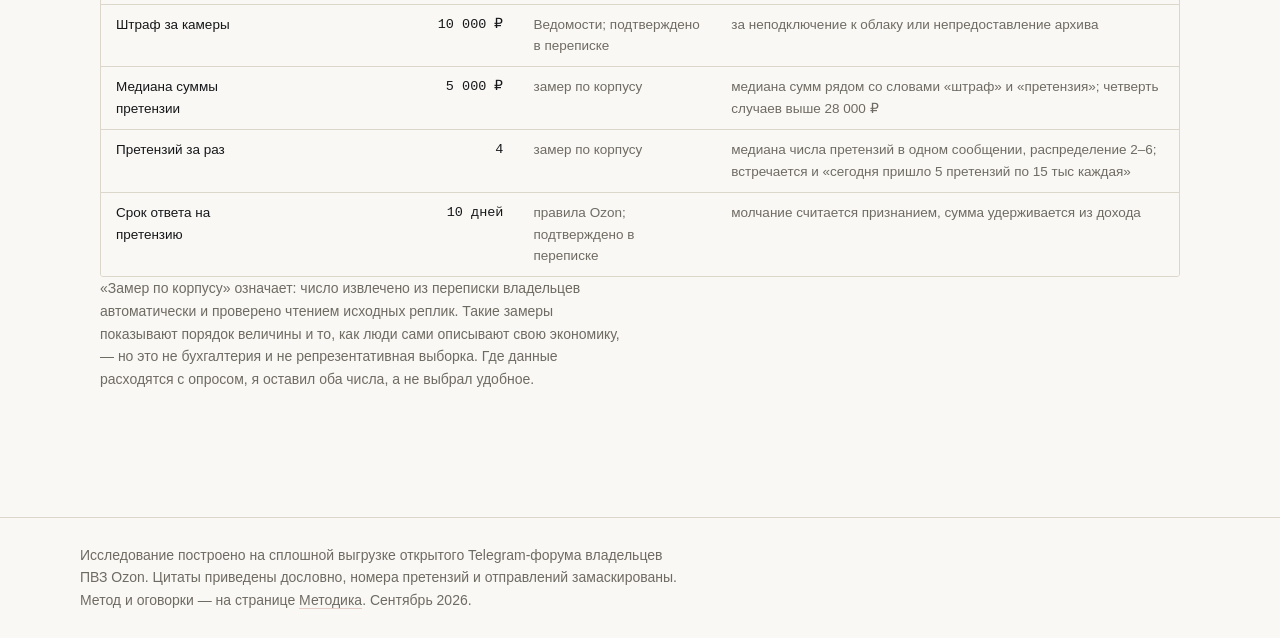
<file: economics.html>
<!doctype html>
<html lang="ru">
<head>
<meta charset="utf-8">
<meta name="viewport" content="width=device-width,initial-scale=1">
<title>Экономика владельца ПВЗ Ozon — сколько зарабатывает и сколько теряет</title>
<meta name="description" content="Экономика владельца ПВЗ Ozon: распределение выручки по исследованию Института Гайдара, стоимость претензий, размер рынка и сайзинг подписки.">
<meta property="og:title" content="Экономика владельца ПВЗ Ozon — сколько зарабатывает и сколько теряет">
<meta property="og:description" content="Экономика владельца ПВЗ Ozon: распределение выручки по исследованию Института Гайдара, стоимость претензий, размер рынка и сайзинг подписки.">
<meta property="og:type" content="article">
<meta name="color-scheme" content="light dark">
<link rel="stylesheet" href="assets/site.css">
<link rel="icon" href="data:image/svg+xml,<svg xmlns=%22http://www.w3.org/2000/svg%22 viewBox=%220 0 100 100%22><text y=%22.92em%22 font-size=%2292%22>📦</text></svg>">
<script>
  /* Тему ставим до отрисовки, иначе тёмная страница мигнёт белым. */
  (function () {
    try { var t = localStorage.getItem('theme');
           if (t) document.documentElement.setAttribute('data-theme', t); } catch (e) {}
  })();
</script>
</head>
<body>
<header class="top">
  <a class="brand" href="index.html"><span class="mark">ПВЗ</span>исследование болей</a>
  <nav><a href="index.html">Обзор</a><a href="economics.html" class=here>Экономика</a><a href="pains.html">Все боли</a><a href="money.html">Где деньги</a><a href="plan.html">План</a><a href="sellers.html">Селлеры</a><a href="method.html">Методика</a></nav>
  <button id="theme" type="button" aria-label="Переключить тему">☾</button>
</header>
<main class="wrap">
<div class="pagehead">
  <h1>Экономика владельца ПВЗ</h1>
  <p class="sub">Сколько на самом деле зарабатывает человек по ту сторону стойки, во что ему обходятся претензии и сколько стоит рынок, который из этого складывается. Каждое число — с источником.</p>
</div>
<section>
  <h2>Зачем считать экономику до того, как придумывать продукт</h2>
  <p class="lead">Список болей отвечает на вопрос «что мучает». Он не отвечает
  на вопрос «сколько человек готов за это заплатить» — а без второго ответа
  любая идея повисает в воздухе.</p>

  <p>Аудитория здесь большая, но бедная. Это меняет всё: цену, канал, модель.
  Подписка за пять тысяч в месяц не продастся никому, кроме сетей; подписка за
  пятьсот продастся многим, но только если экономит хотя бы вдвое больше. Чтобы
  понять, где эта граница, нужно знать не «средний доход», а <b>распределение</b>
  — потому что средний доход в этом рынке скрывает пропасть между владельцем
  одной точки в спальном районе и сетью из пяти в проходном месте.</p>

  <div class="callout">
    <span class="lines-l">Честное предупреждение</span>
    <p>Первая версия этого расчёта была неверной, и это стоит рассказать, потому
    что ошибка типичная. Я вывел доход точки из реплики владельца: «взяли товар
    на 42К, 5,5 % от этого 2300 ₽». Получилось, что медианная точка убыточна на
    44 тысячи в месяц — а это заведомая чушь, иначе сеть не росла бы на 40 % в
    год. Оказалось, 42 тысячи в той реплике — стоимость <em>одного заказа
    клиента</em>, а не дневной оборот пункта. Одна фраза, вырванная из контекста,
    и вся модель поехала. Поэтому расчёт ниже построен не на цепочке допущений,
    а на прямом измерении популяции — опросе владельцев.</p>
  </div>
</section>

<section>
  <h2>Кто эти люди по деньгам</h2>
  <p class="lead">Исследование Центра доказательной экспертизы Института Гайдара
  даёт распределение годовой выручки владельцев ПВЗ. Переведём его в месяц и
  положим рядом стоимость претензий — тогда сразу видно, кому она смертельна, а
  кому досадна.</p>
  <div class="tablewrap"><table class="econ"><thead><tr><th>группа владельцев</th><th class="n">сколько их</th><th class="n">выручка в месяц</th><th class="n">претензии съедают</th></tr></thead><tbody><tr><td>Нижние 42 %<small>Держатся на плаву или работают в ноль. Владелец чаще всего сам за стойкой: нанять сотрудника не из чего. Именно про них в переписке написано «30-50 посылок в день, это аренда и коммуналка».</small></td><td class="n">17 640</td><td class="n">0 ₽ — 41 667 ₽</td><td class="n">48 %</td></tr><tr><td>Следующие 25 %<small>Точка кормит владельца, но не команду. Один наёмный сотрудник появляется, когда владелец физически не вытягивает семь дней в неделю, и сразу съедает половину дохода.</small></td><td class="n">10 500</td><td class="n">41 667 ₽ — 83 333 ₽</td><td class="n">24 %</td></tr><tr><td>Следующие 19 %<small>Уже бизнес: две-три точки, наёмные смены, начинается учёт. Здесь впервые появляется человек, который считает потери от претензий, а не просто расстраивается.</small></td><td class="n">7 980</td><td class="n">83 333 ₽ — 166 667 ₽</td><td class="n">12 %</td></tr><tr><td>Верхние 14 %<small>Сеть. Четыре и более точек, управляющий, регулярная отчётность. Решение о покупке софта принимает один человек и сразу на все точки — это и есть целевой покупатель.</small></td><td class="n">5 880</td><td class="n">166 667 ₽ — 333 333 ₽</td><td class="n">6 %</td></tr></tbody></table></div>
  <p class="note">Колонка «претензии съедают» — доля от <em>верхней</em> границы
  выручки группы, то есть оценка сверху оптимистичная: для тех, кто у нижнего
  края, доля ещё больше. И это выручка, а не прибыль: из неё ещё вычитается
  аренда и оплата смен.</p>

  <p>Отсюда следует то, что определяет всю дальнейшую стратегию. Владельцев
  примерно <b>42 000</b> — это 84 000 пунктов, делённые на два, потому
  что в среднем у человека две точки. Из них <b>17 640</b> живут на выручке
  до 42 тысяч в месяц: для них четыре претензии — это половина месяца работы, но
  и лишних денег на подписку у них нет. А <b>5 880</b> держат сети, где
  решение о покупке принимает один человек и сразу на все точки. Первым нужно
  продавать бесплатное и брать процентом от возвращённого, вторым — подписку на
  аккаунт.</p>
</section>

<section>
  <h2>Что стоит одна претензия</h2>
  <p class="lead">Это ядро всей монетизации, поэтому здесь важна каждая
  оговорка.</p>
  <div class="cards"><div class="card"><h3>Что теряет владелец</h3><p class="big">20 000 ₽</p><p class="cap">в месяц, если претензий четыре</p><p>Осторожно с этим числом: четыре — медиана того, сколько претензий человек называет в одном сообщении, а не замеренная месячная частота. Сумма 5 000 ₽ — медиана по переписке, у верхней четверти выше 28 000 ₽ за штуку.</p></div><div class="card"><h3>Что можно вернуть</h3><p class="big">10 000 ₽</p><p class="cap">в месяц, если оспаривать половину</p><p>Консервативно: считаем спорной только половину претензий. Остальные признаём справедливыми и платим.</p></div><div class="card"><h3>Сколько стоит помощь</h3><p class="big">590 ₽</p><p class="cap">подписка в месяц</p><p>Это <b>6 %</b> от возвращаемого. Одна отбитая претензия окупает подписку на <b>8 месяцев</b> вперёд.</p></div></div>
  <p>Механика, из-за которой это работает: претензию выставляет система по
  таймеру, ответить нужно за десять календарных дней, а молчание считается
  признанием — сумма просто удерживается из дохода. Плюс неоплаченные претензии
  задерживают выплату целиком. То есть человек теряет деньги не потому, что
  виноват, а потому, что не успел разобраться.</p>
  <p>Единственное принимаемое доказательство — видео с камер, и нужный момент
  сейчас ищут вручную, перематывая архив. В форуме под это есть отдельная ветка,
  где добровольцы разбирают чужие претензии по строгой форме из шести полей:
  номер претензии, дата, номер постинга, сумма, наименование ПВЗ и краткое
  описание ситуации. Лучшего технического задания на продукт не бывает: формат
  входа уже определён людьми, которые делают эту работу руками.</p>
</section>

<section>
  <h2>Сколько стоит рынок</h2>
  <p class="lead">Считаем от числа владельцев, а не точек: платит человек, а не
  помещение. Три сценария проникновения — и что каждый даёт при разных ценах.</p>
  <div class="cards"><div class="card"><h3>осторожный сценарий</h3><p class="big">210</p><p class="cap">платящих владельцев — 0.5 % рынка</p><p>полпроцента владельцев. Столько даёт одно сообщество и сарафан, без рекламы вообще.</p><ul class="prices"><li>по 490 ₽/мес → <b>102 900 ₽</b> в месяц, 1 234 800 ₽ в год</li><li>по 990 ₽/мес → <b>207 900 ₽</b> в месяц, 2 494 800 ₽ в год</li><li>по 1990 ₽/мес → <b>417 900 ₽</b> в месяц, 5 014 800 ₽ в год</li></ul></div><div class="card"><h3>рабочая цель</h3><p class="big">840</p><p class="cap">платящих владельцев — 2.0 % рынка</p><p>два процента. Достижимо за год при живом сообществе и бесплатном ассистенте на входе.</p><ul class="prices"><li>по 490 ₽/мес → <b>411 600 ₽</b> в месяц, 4 939 200 ₽ в год</li><li>по 990 ₽/мес → <b>831 600 ₽</b> в месяц, 9 979 200 ₽ в год</li><li>по 1990 ₽/мес → <b>1 671 600 ₽</b> в месяц, 20 059 200 ₽ в год</li></ul></div><div class="card"><h3>если пошло</h3><p class="big">2 100</p><p class="cap">платящих владельцев — 5.0 % рынка</p><p>пять процентов. Это уже заметный игрок, которого замечает площадка.</p><ul class="prices"><li>по 490 ₽/мес → <b>1 029 000 ₽</b> в месяц, 12 348 000 ₽ в год</li><li>по 990 ₽/мес → <b>2 079 000 ₽</b> в месяц, 24 948 000 ₽ в год</li><li>по 1990 ₽/мес → <b>4 179 000 ₽</b> в месяц, 50 148 000 ₽ в год</li></ul></div></div>
  <p>Ориентир для планирования — средний сценарий: <b>840 платящих
  владельцев</b> даёт при цене 990 ₽ около <b>831 600 ₽ в месяц</b>,
  то есть 9 979 200 ₽ в год. Это выручка одного продукта на одном
  маркетплейсе. Мультиформат — WB, Яндекс, СДЭК — умножает аудиторию, а не
  разработку: боль там устроена одинаково, отличаются только регламенты.</p>
  <p class="note">Сайзинг намеренно скромный. Два процента рынка за год —
  достижимая цель для продукта с бесплатным входом и живым сообществом, но не
  гарантия: половина этих владельцев зарабатывает меньше сорока тысяч в месяц и
  считает каждую сотню.</p>
</section>

<section>
  <h2>Все входные числа и откуда они взяты</h2>
  <p class="lead">Здесь собрано всё, на чём стоят расчёты выше. Часть — из
  открытых публикаций, часть — замеры по корпусу переписки. Смешивать их без
  подписи было бы нечестно, поэтому источник указан у каждого.</p>
  <div class="tablewrap"><table class="src"><thead><tr><th>параметр</th><th class="n">значение</th><th>откуда</th><th>как получено</th></tr></thead><tbody><tr><td>Пунктов Ozon в России</td><td class="n">84 000</td><td>Ведомости, 02.03.2026</td><td>на конец 2025 года; за 2025 год сеть выросла на 40 %, партнёры открыли более 24 000 новых пунктов</td></tr><tr><td>Точек на владельца</td><td class="n">2 в среднем</td><td>Институт Гайдара, Центр доказательной экспертизы (через «Ъ»)</td><td>38 % владельцев держат один пункт, 43 % — два-три, 20 % — четыре и более</td></tr><tr><td>Годовая выручка владельца</td><td class="n">900 000 ₽ в среднем</td><td>Институт Гайдара (через «Ъ»)</td><td>42 % зарабатывают меньше 500 тыс ₽ в год, 25 % — от 500 тыс до 1 млн, 19 % — до 2 млн, 14 % — свыше 2 млн</td></tr><tr><td>Планы расширения</td><td class="n">половина</td><td>Институт Гайдара (через «Ъ»)</td><td>половина опрошенных планируют открыть один-два новых пункта за год</td></tr><tr><td>Ставка вознаграждения</td><td class="n">≈5 %, максимум 250 ₽ с товара</td><td>правила Ozon, подтверждено в переписке</td><td>«5 % (в зависимости от локации может меняться) но не более 250 руб. иными словами за каждый товар дороже 5000 вознаграждение 250 и не более»</td></tr><tr><td>Новый тариф с 01.06.2026</td><td class="n">3,4–4,9 % + надбавки, до 7 %</td><td>Секреты Т-Банка</td><td>надбавки за сеть, качество процессов, этаж и облачное видео; с 1 августа нарушения стандартов обнуляют надбавки</td></tr><tr><td>Оплата смены сотрудника</td><td class="n">1 400 – 3 500 ₽</td><td>замер по корпусу</td><td>1 400 при 50–80 посылках, ориентир 2 000–2 300 при 200 ШК, до 3 500 при 300 ШК; расчёт от МРОТ даёт те же 2 000</td></tr><tr><td>Аренда и ФОТ сильной точки</td><td class="n">до 70 000 и до 90 000 ₽</td><td>замер по корпусу</td><td>«300 выдач в день уже можно рассматривать, НО аренда до 70, ФОТ до 90»</td></tr><tr><td>Поток товаров в день</td><td class="n">50 / 100 / 300</td><td>замер по корпусу</td><td>нижний квартиль, медиана и верхний квартиль по репликам о потоке</td></tr><tr><td>Порог выживания</td><td class="n">30–50 посылок в день</td><td>замер по корпусу</td><td>«30-50 посылок в день, это аренда и коммуналка» — то есть в ноль</td></tr><tr><td>Вложения на старте</td><td class="n">50 000 – 440 000 ₽</td><td>обзоры рынка 2026</td><td>от 50 тыс для домашнего формата до 440 тыс в Москве, средний ориентир 250–300 тыс</td></tr><tr><td>Срок окупаемости</td><td class="n">10–12 месяцев</td><td>обзоры рынка 2026</td><td>при слабом трафике — в минус</td></tr><tr><td>Цена продажи точки</td><td class="n">150 000 – 200 000 ₽</td><td>замер по корпусу</td><td>«у нас в городе по 150-200к продаются пункты с АВ 70-80к» — то есть около двух-двух с половиной месячных вознаграждений</td></tr><tr><td>Штраф за нарушение</td><td class="n">5 000 ₽</td><td>Ведомости; подтверждено в переписке</td><td>повторно не чаще раза в 7 дней</td></tr><tr><td>Штраф за камеры</td><td class="n">10 000 ₽</td><td>Ведомости; подтверждено в переписке</td><td>за неподключение к облаку или непредоставление архива</td></tr><tr><td>Медиана суммы претензии</td><td class="n">5 000 ₽</td><td>замер по корпусу</td><td>медиана сумм рядом со словами «штраф» и «претензия»; четверть случаев выше 28 000 ₽</td></tr><tr><td>Претензий за раз</td><td class="n">4</td><td>замер по корпусу</td><td>медиана числа претензий в одном сообщении, распределение 2–6; встречается и «сегодня пришло 5 претензий по 15 тыс каждая»</td></tr><tr><td>Срок ответа на претензию</td><td class="n">10 дней</td><td>правила Ozon; подтверждено в переписке</td><td>молчание считается признанием, сумма удерживается из дохода</td></tr></tbody></table></div>
  <p class="note">«Замер по корпусу» означает: число извлечено из переписки
  владельцев автоматически и проверено чтением исходных реплик. Такие замеры
  показывают порядок величины и то, как люди сами описывают свою экономику, —
  но это не бухгалтерия и не репрезентативная выборка. Где данные расходятся с
  опросом, я оставил оба числа, а не выбрал удобное.</p>
</section>

</main>
<footer class="foot">
  <p>Исследование построено на сплошной выгрузке открытого Telegram-форума
  владельцев ПВЗ Ozon. Цитаты приведены дословно, номера претензий и отправлений
  замаскированы. Метод и оговорки — на странице <a href="method.html">Методика</a>.
  Сентябрь 2026.</p>
</footer>
<script src="assets/site.js"></script>
</body>
</html>
</file>
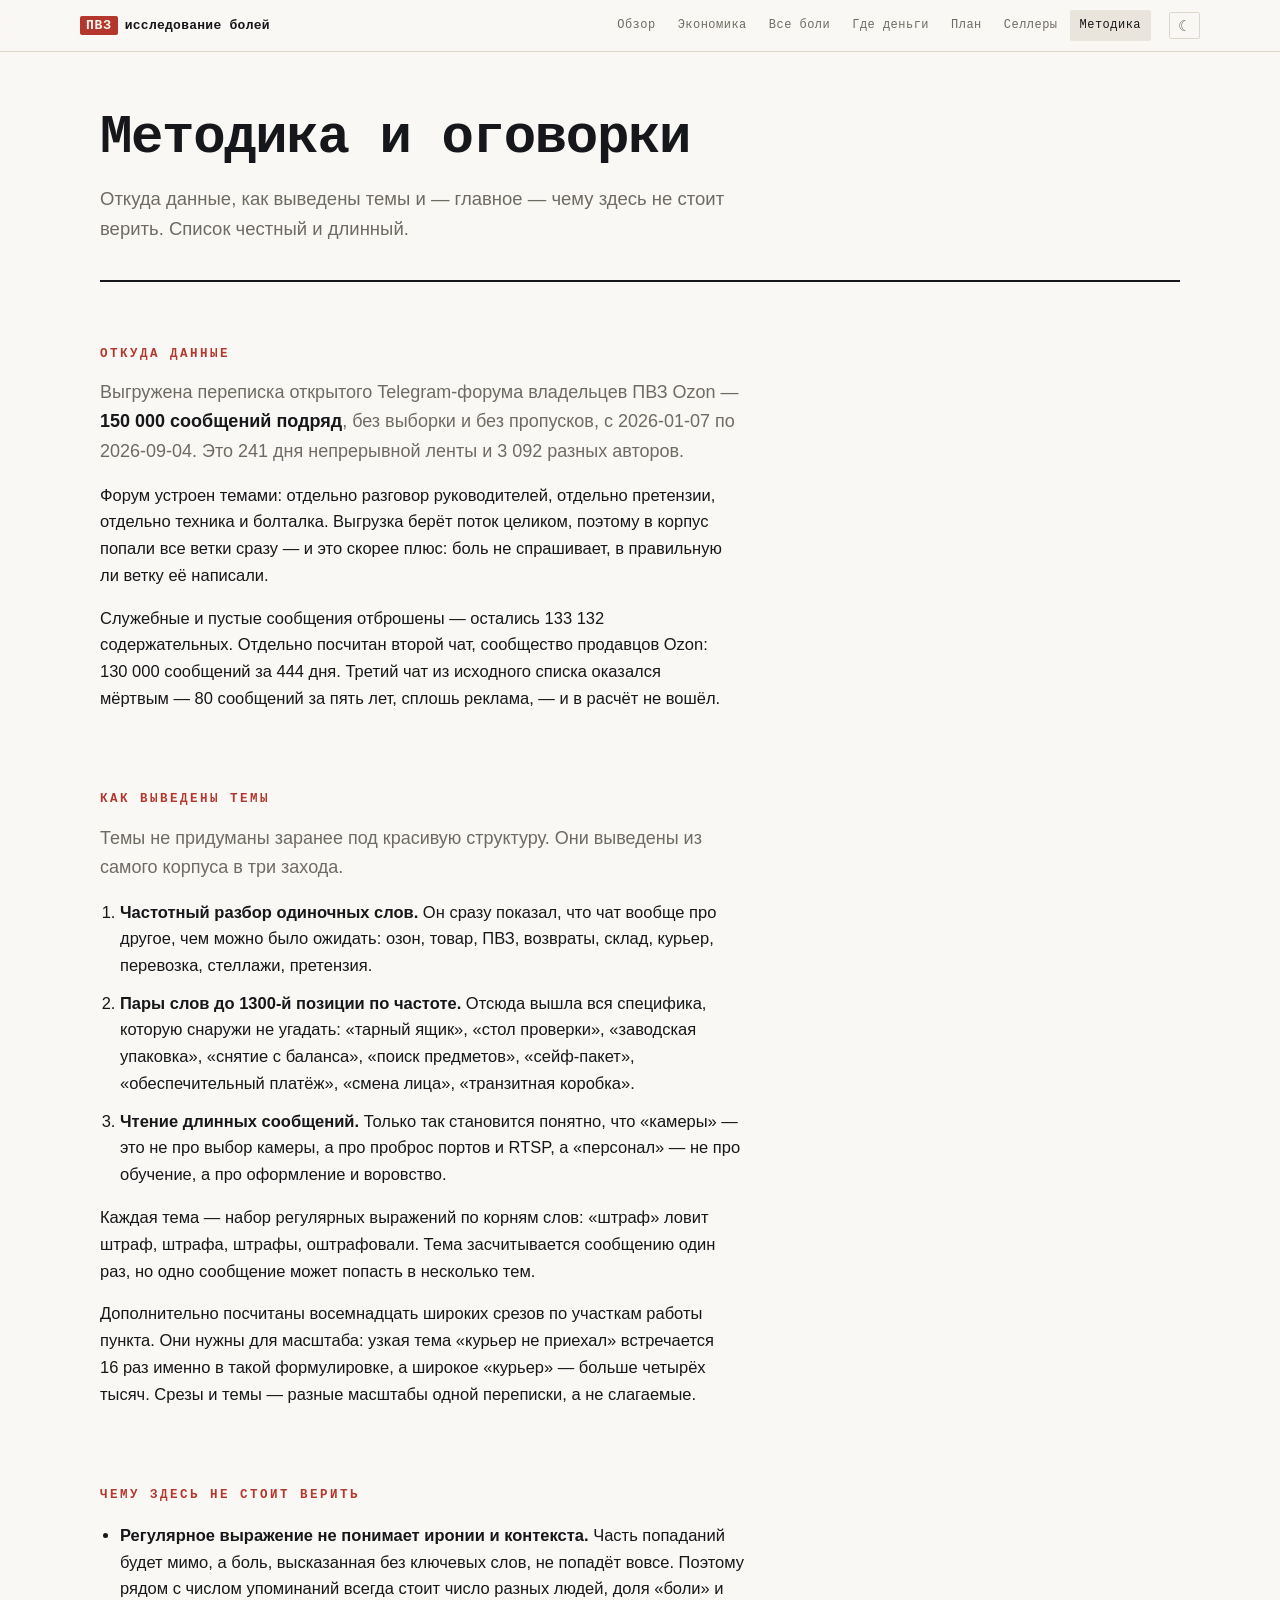
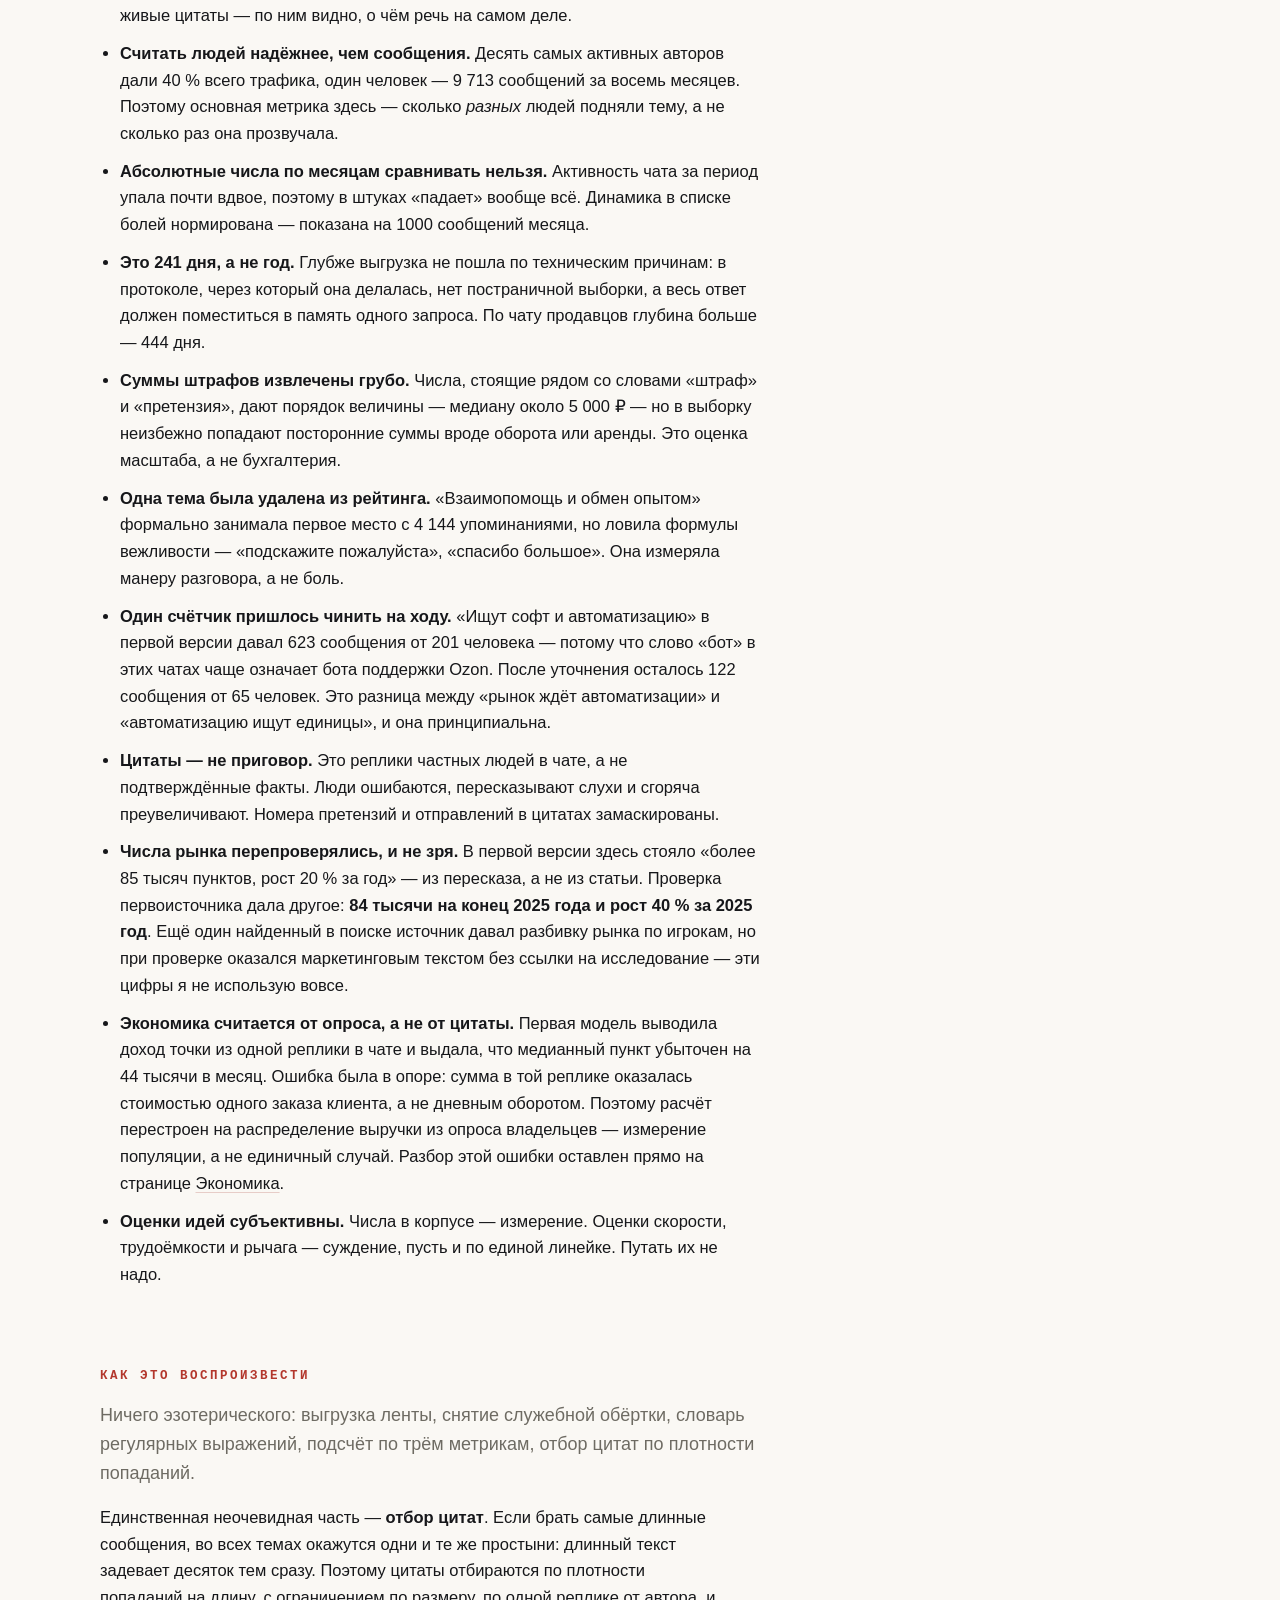
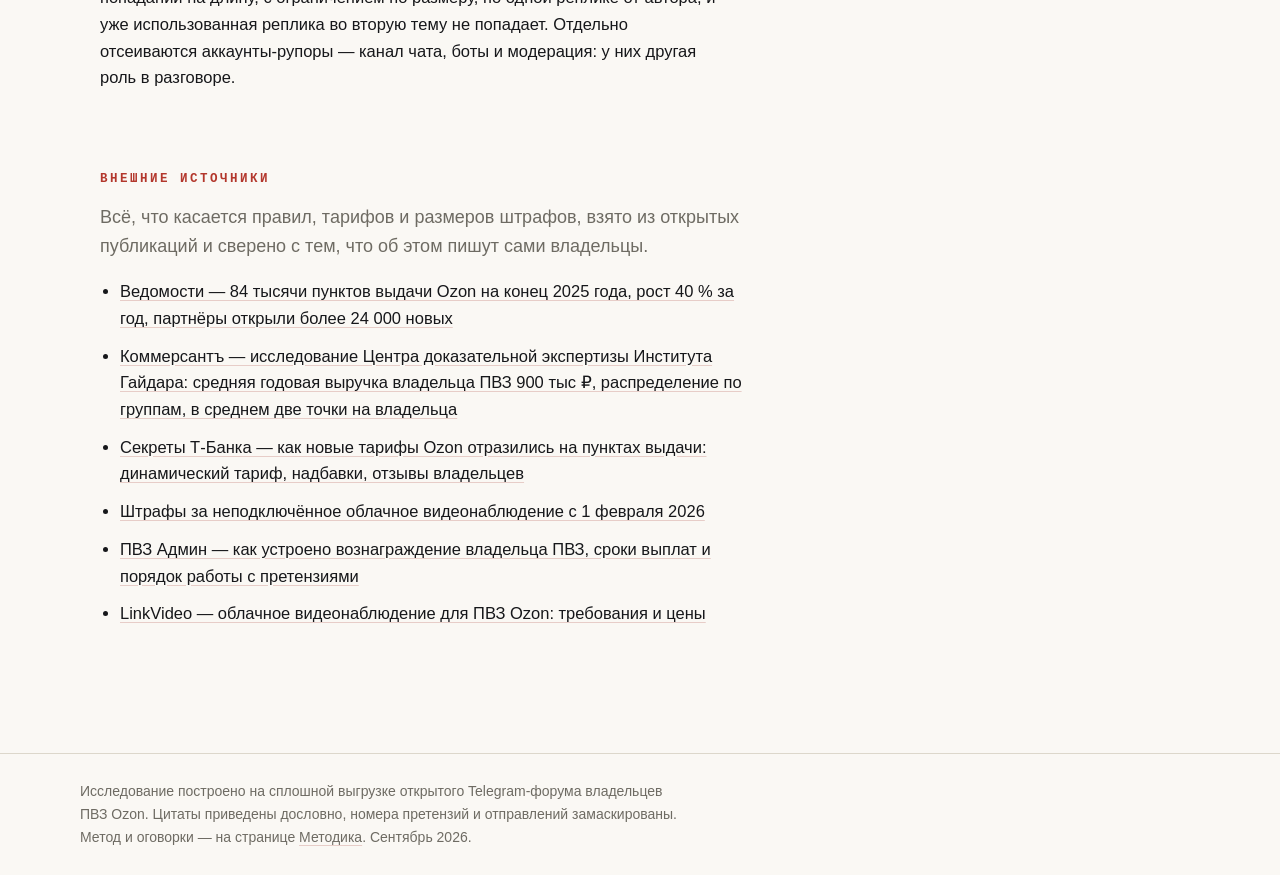
<file: method.html>
<!doctype html>
<html lang="ru">
<head>
<meta charset="utf-8">
<meta name="viewport" content="width=device-width,initial-scale=1">
<title>Методика исследования болей владельцев ПВЗ Ozon</title>
<meta name="description" content="Как собран и разобран корпус: сплошная выгрузка Telegram-форума, вывод тем из частотного анализа, ограничения метода и источники.">
<meta property="og:title" content="Методика исследования болей владельцев ПВЗ Ozon">
<meta property="og:description" content="Как собран и разобран корпус: сплошная выгрузка Telegram-форума, вывод тем из частотного анализа, ограничения метода и источники.">
<meta property="og:type" content="article">
<meta name="color-scheme" content="light dark">
<link rel="stylesheet" href="assets/site.css">
<link rel="icon" href="data:image/svg+xml,<svg xmlns=%22http://www.w3.org/2000/svg%22 viewBox=%220 0 100 100%22><text y=%22.92em%22 font-size=%2292%22>📦</text></svg>">
<script>
  /* Тему ставим до отрисовки, иначе тёмная страница мигнёт белым. */
  (function () {
    try { var t = localStorage.getItem('theme');
           if (t) document.documentElement.setAttribute('data-theme', t); } catch (e) {}
  })();
</script>
</head>
<body>
<header class="top">
  <a class="brand" href="index.html"><span class="mark">ПВЗ</span>исследование болей</a>
  <nav><a href="index.html">Обзор</a><a href="economics.html">Экономика</a><a href="pains.html">Все боли</a><a href="money.html">Где деньги</a><a href="plan.html">План</a><a href="sellers.html">Селлеры</a><a href="method.html" class=here>Методика</a></nav>
  <button id="theme" type="button" aria-label="Переключить тему">☾</button>
</header>
<main class="wrap">
<div class="pagehead">
  <h1>Методика и оговорки</h1>
  <p class="sub">Откуда данные, как выведены темы и — главное — чему здесь не стоит верить. Список честный и длинный.</p>
</div>
<section>
  <h2>Откуда данные</h2>
  <p class="lead">Выгружена переписка открытого Telegram-форума владельцев ПВЗ
  Ozon — <b>150 000 сообщений подряд</b>, без выборки и без пропусков, с
  2026-01-07 по 2026-09-04. Это 241 дня непрерывной ленты и 3 092 разных
  авторов.</p>

  <p>Форум устроен темами: отдельно разговор руководителей, отдельно претензии,
  отдельно техника и болталка. Выгрузка берёт поток целиком, поэтому в корпус
  попали все ветки сразу — и это скорее плюс: боль не спрашивает, в правильную
  ли ветку её написали.</p>

  <p>Служебные и пустые сообщения отброшены — остались 133 132
  содержательных. Отдельно посчитан второй чат, сообщество продавцов Ozon:
  130 000 сообщений за 444 дня. Третий чат из исходного
  списка оказался мёртвым — 80 сообщений за пять лет, сплошь реклама, — и в
  расчёт не вошёл.</p>
</section>

<section>
  <h2>Как выведены темы</h2>
  <p class="lead">Темы не придуманы заранее под красивую структуру. Они выведены
  из самого корпуса в три захода.</p>
  <ol class="caveats">
    <li><b>Частотный разбор одиночных слов.</b> Он сразу показал, что чат
    вообще про другое, чем можно было ожидать: озон, товар, ПВЗ, возвраты,
    склад, курьер, перевозка, стеллажи, претензия.</li>
    <li><b>Пары слов до 1300-й позиции по частоте.</b> Отсюда вышла вся
    специфика, которую снаружи не угадать: «тарный ящик», «стол проверки»,
    «заводская упаковка», «снятие с баланса», «поиск предметов», «сейф-пакет»,
    «обеспечительный платёж», «смена лица», «транзитная коробка».</li>
    <li><b>Чтение длинных сообщений.</b> Только так становится понятно, что
    «камеры» — это не про выбор камеры, а про проброс портов и RTSP, а
    «персонал» — не про обучение, а про оформление и воровство.</li>
  </ol>
  <p>Каждая тема — набор регулярных выражений по корням слов: «штраф» ловит
  штраф, штрафа, штрафы, оштрафовали. Тема засчитывается сообщению один раз, но
  одно сообщение может попасть в несколько тем.</p>
  <p>Дополнительно посчитаны восемнадцать широких срезов по участкам работы
  пункта. Они нужны для масштаба: узкая тема «курьер не приехал» встречается 16
  раз именно в такой формулировке, а широкое «курьер» — больше четырёх тысяч.
  Срезы и темы — разные масштабы одной переписки, а не слагаемые.</p>
</section>

<section>
  <h2>Чему здесь не стоит верить</h2>
  <ul class="caveats">
    <li><b>Регулярное выражение не понимает иронии и контекста.</b> Часть
    попаданий будет мимо, а боль, высказанная без ключевых слов, не попадёт
    вовсе. Поэтому рядом с числом упоминаний всегда стоит число разных людей,
    доля «боли» и живые цитаты — по ним видно, о чём речь на самом деле.</li>

    <li><b>Считать людей надёжнее, чем сообщения.</b> Десять самых активных
    авторов дали 40 % всего трафика, один человек — 9 713 сообщений за восемь
    месяцев. Поэтому основная метрика здесь — сколько <em>разных</em> людей
    подняли тему, а не сколько раз она прозвучала.</li>

    <li><b>Абсолютные числа по месяцам сравнивать нельзя.</b> Активность чата за
    период упала почти вдвое, поэтому в штуках «падает» вообще всё. Динамика в
    списке болей нормирована — показана на 1000 сообщений месяца.</li>

    <li><b>Это 241 дня, а не год.</b> Глубже выгрузка не пошла по
    техническим причинам: в протоколе, через который она делалась, нет
    постраничной выборки, а весь ответ должен поместиться в память одного
    запроса. По чату продавцов глубина больше — 444 дня.</li>

    <li><b>Суммы штрафов извлечены грубо.</b> Числа, стоящие рядом со словами
    «штраф» и «претензия», дают порядок величины — медиану около 5 000 ₽ — но в
    выборку неизбежно попадают посторонние суммы вроде оборота или аренды. Это
    оценка масштаба, а не бухгалтерия.</li>

    <li><b>Одна тема была удалена из рейтинга.</b> «Взаимопомощь и обмен опытом»
    формально занимала первое место с 4 144 упоминаниями, но ловила формулы
    вежливости — «подскажите пожалуйста», «спасибо большое». Она измеряла манеру
    разговора, а не боль.</li>

    <li><b>Один счётчик пришлось чинить на ходу.</b> «Ищут софт и автоматизацию»
    в первой версии давал 623 сообщения от 201 человека — потому что слово «бот»
    в этих чатах чаще означает бота поддержки Ozon. После уточнения осталось 122
    сообщения от 65 человек. Это разница между «рынок ждёт автоматизации» и
    «автоматизацию ищут единицы», и она принципиальна.</li>

    <li><b>Цитаты — не приговор.</b> Это реплики частных людей в чате, а не
    подтверждённые факты. Люди ошибаются, пересказывают слухи и сгоряча
    преувеличивают. Номера претензий и отправлений в цитатах замаскированы.</li>

    <li><b>Числа рынка перепроверялись, и не зря.</b> В первой версии здесь
    стояло «более 85 тысяч пунктов, рост 20 % за год» — из пересказа, а не из
    статьи. Проверка первоисточника дала другое: <b>84 тысячи на конец 2025
    года и рост 40 % за 2025 год</b>. Ещё один найденный в поиске источник
    давал разбивку рынка по игрокам, но при проверке оказался маркетинговым
    текстом без ссылки на исследование — эти цифры я не использую вовсе.</li>

    <li><b>Экономика считается от опроса, а не от цитаты.</b> Первая модель
    выводила доход точки из одной реплики в чате и выдала, что медианный пункт
    убыточен на 44 тысячи в месяц. Ошибка была в опоре: сумма в той реплике
    оказалась стоимостью одного заказа клиента, а не дневным оборотом.
    Поэтому расчёт перестроен на распределение выручки из опроса владельцев —
    измерение популяции, а не единичный случай. Разбор этой ошибки оставлен
    прямо на странице <a href="economics.html">Экономика</a>.</li>

    <li><b>Оценки идей субъективны.</b> Числа в корпусе — измерение. Оценки
    скорости, трудоёмкости и рычага — суждение, пусть и по единой линейке.
    Путать их не надо.</li>
  </ul>
</section>

<section>
  <h2>Как это воспроизвести</h2>
  <p class="lead">Ничего эзотерического: выгрузка ленты, снятие служебной
  обёртки, словарь регулярных выражений, подсчёт по трём метрикам, отбор цитат
  по плотности попаданий.</p>
  <p>Единственная неочевидная часть — <b>отбор цитат</b>. Если брать самые
  длинные сообщения, во всех темах окажутся одни и те же простыни: длинный текст
  задевает десяток тем сразу. Поэтому цитаты отбираются по плотности попаданий
  на длину, с ограничением по размеру, по одной реплике от автора, и уже
  использованная реплика во вторую тему не попадает. Отдельно отсеиваются
  аккаунты-рупоры — канал чата, боты и модерация: у них другая роль в
  разговоре.</p>
</section>

<section>
  <h2>Внешние источники</h2>
  <p class="lead">Всё, что касается правил, тарифов и размеров штрафов, взято из
  открытых публикаций и сверено с тем, что об этом пишут сами владельцы.</p>
  <ul class="links">
    <li><a href="https://www.vedomosti.ru/business/news/2026/03/02/1179990-kolichestvo-punktov-ozon">Ведомости — 84 тысячи пунктов выдачи Ozon на конец 2025 года, рост 40 % за год, партнёры открыли более 24 000 новых</a></li>
    <li><a href="https://www.kommersant.ru/doc/8161918">Коммерсантъ — исследование Центра доказательной экспертизы Института Гайдара: средняя годовая выручка владельца ПВЗ 900 тыс ₽, распределение по группам, в среднем две точки на владельца</a></li>
    <li><a href="https://secrets.tbank.ru/trendy/novye-tarify-pvz-ozon/">Секреты Т-Банка — как новые тарифы Ozon отразились на пунктах выдачи: динамический тариф, надбавки, отзывы владельцев</a></li>
    <li><a href="https://smartlab.news/read/175910-s-1-fevralia-2026-goda-ozon-nacnet-primeniat-strafy-k-vladelcam-pvz-kotorye-ne-podkliucili-oblacnoe-videonabliudenie-vedomosti">Штрафы за неподключённое облачное видеонаблюдение с 1 февраля 2026</a></li>
    <li><a href="https://pvz-admin.ru/kak-ustroeno-voznagrazhdenie-vladelcza-pvz-ozon/">ПВЗ Админ — как устроено вознаграждение владельца ПВЗ, сроки выплат и порядок работы с претензиями</a></li>
    <li><a href="https://linkvideo.ru/pvz_ozon">LinkVideo — облачное видеонаблюдение для ПВЗ Ozon: требования и цены</a></li>
  </ul>
</section>

</main>
<footer class="foot">
  <p>Исследование построено на сплошной выгрузке открытого Telegram-форума
  владельцев ПВЗ Ozon. Цитаты приведены дословно, номера претензий и отправлений
  замаскированы. Метод и оговорки — на странице <a href="method.html">Методика</a>.
  Сентябрь 2026.</p>
</footer>
<script src="assets/site.js"></script>
</body>
</html>
</file>
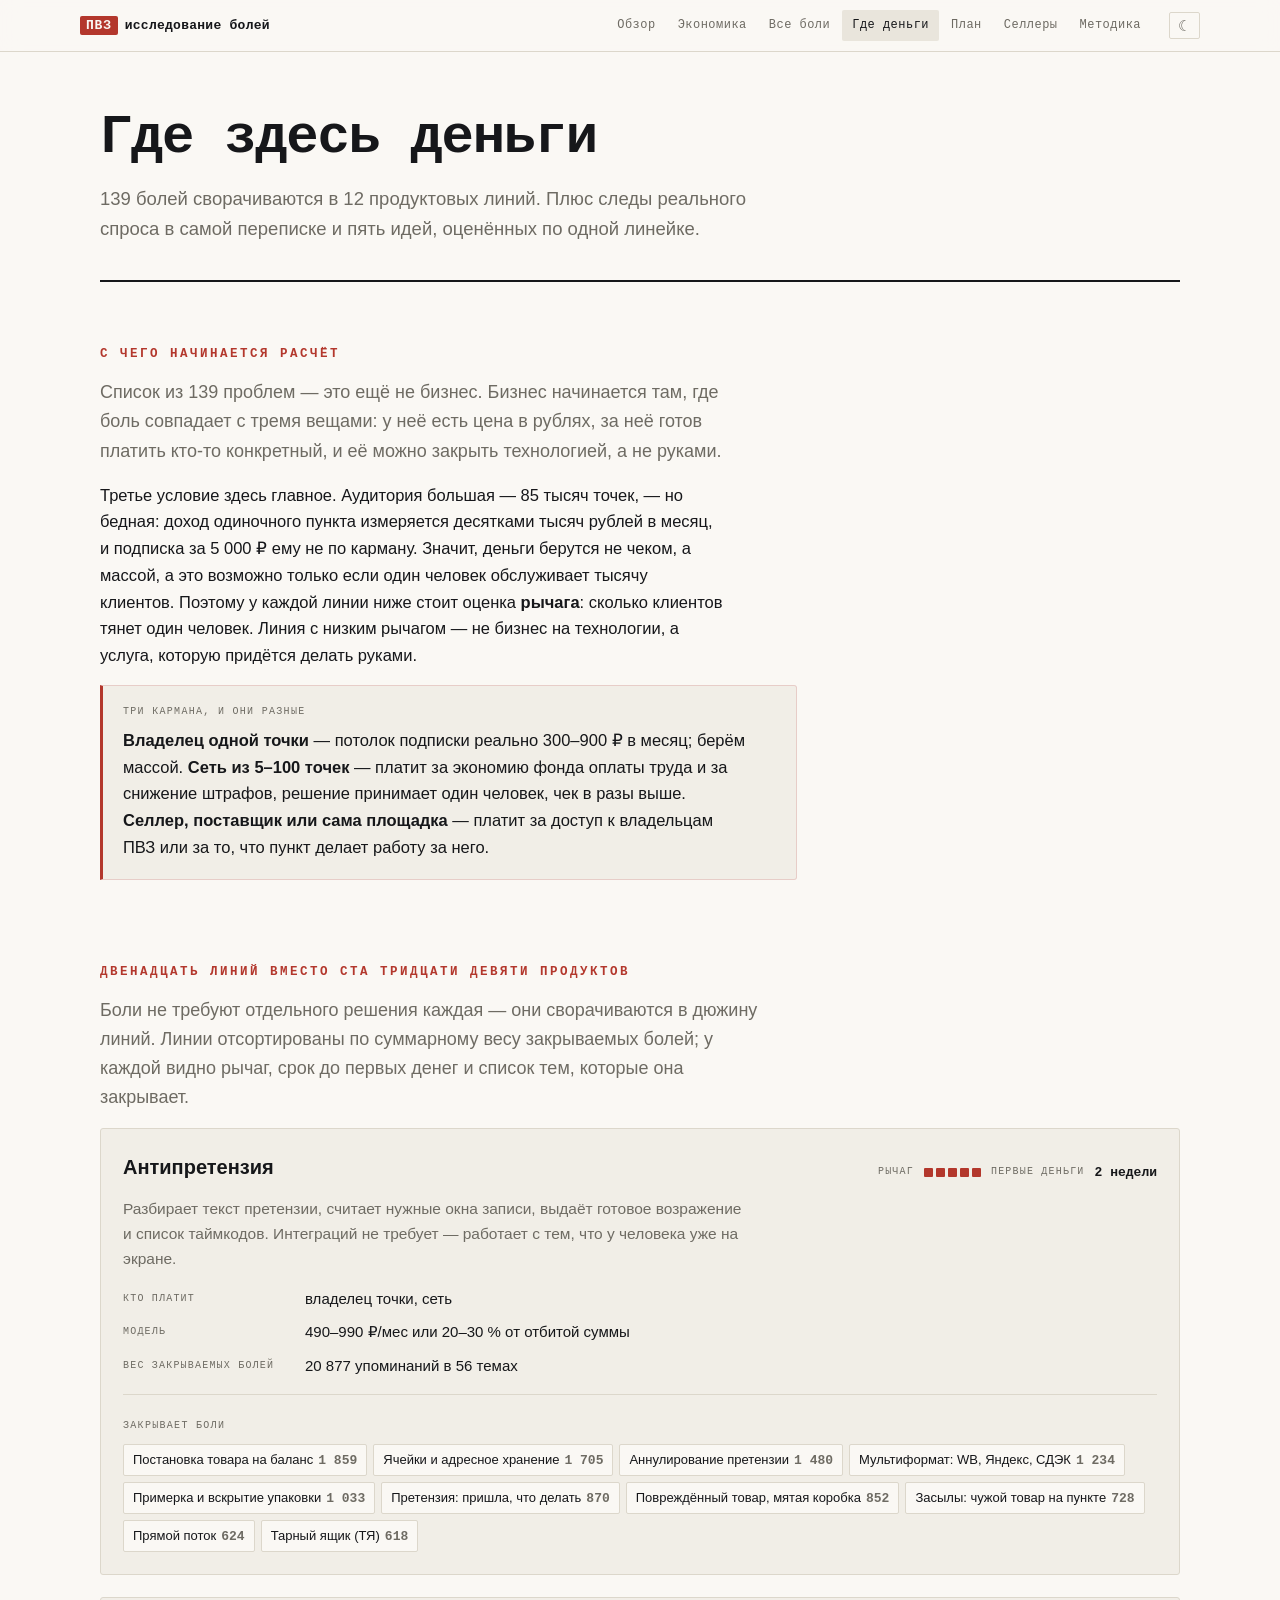
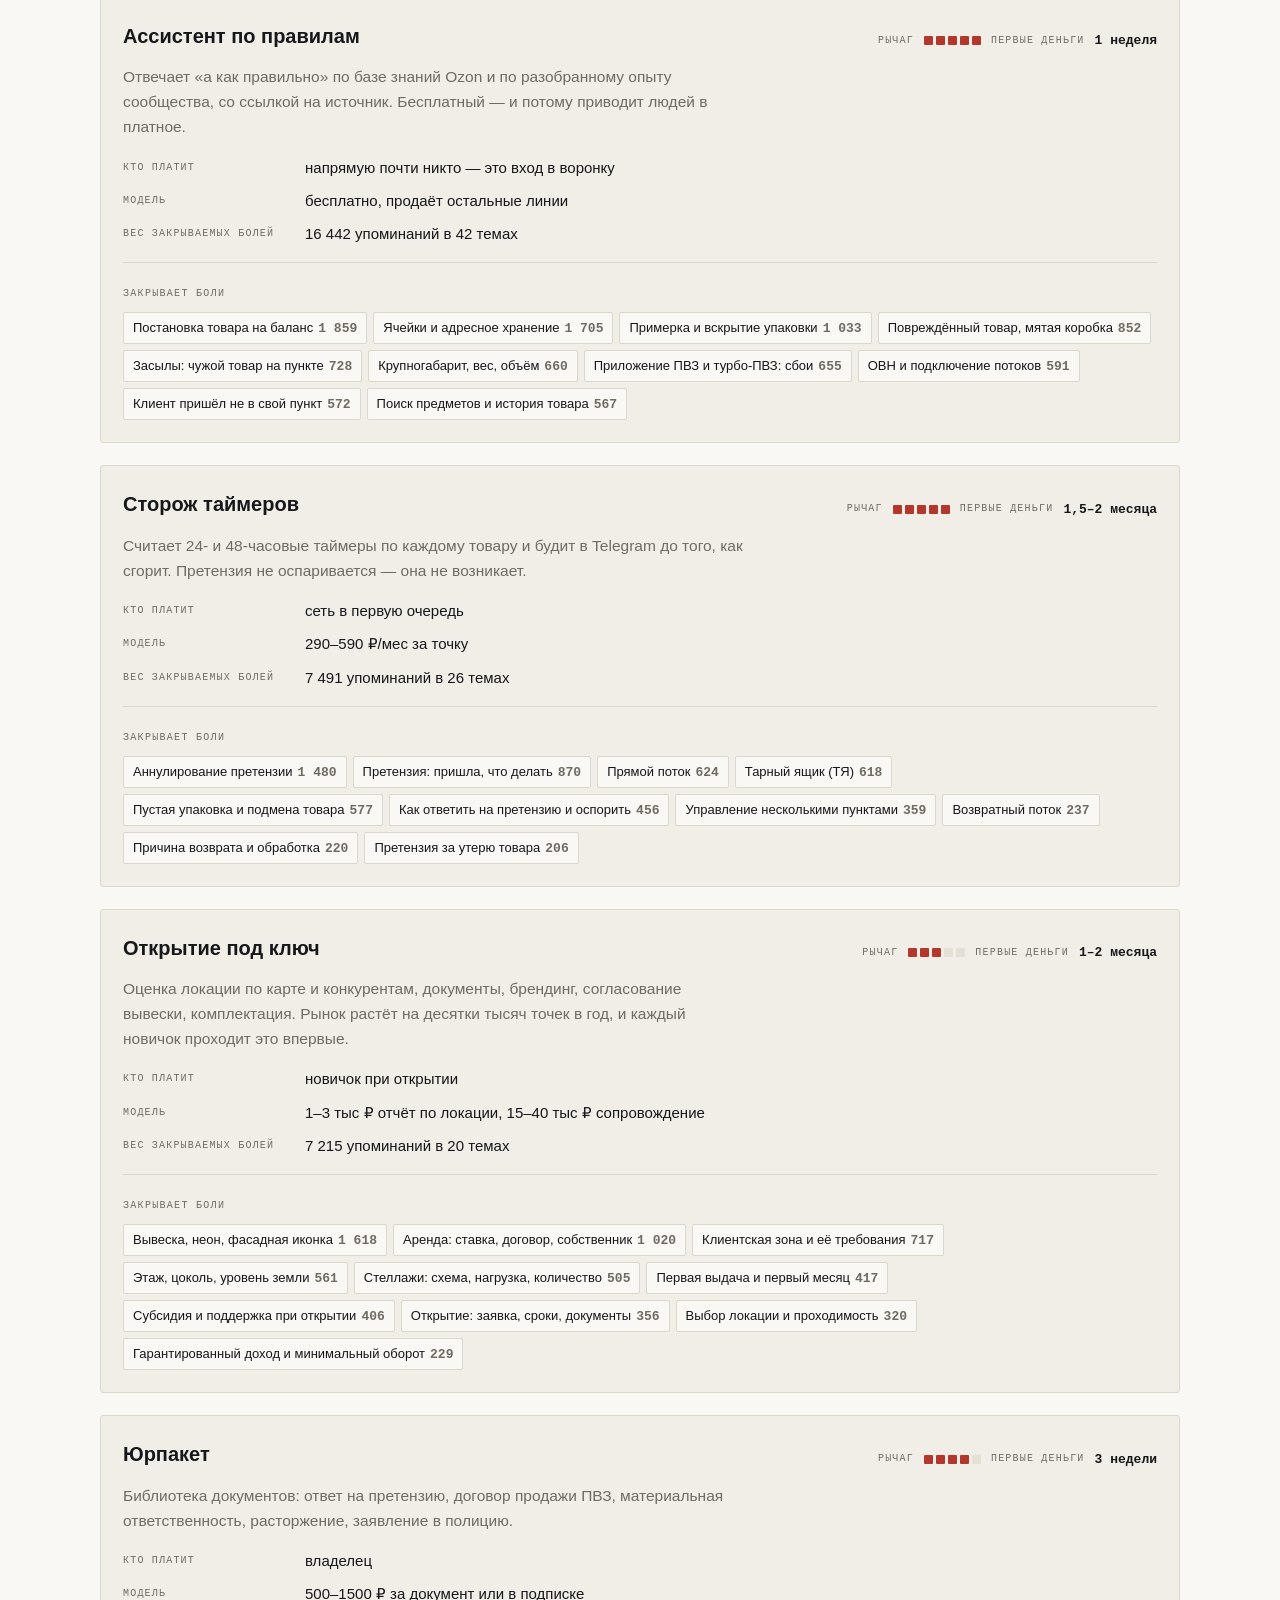
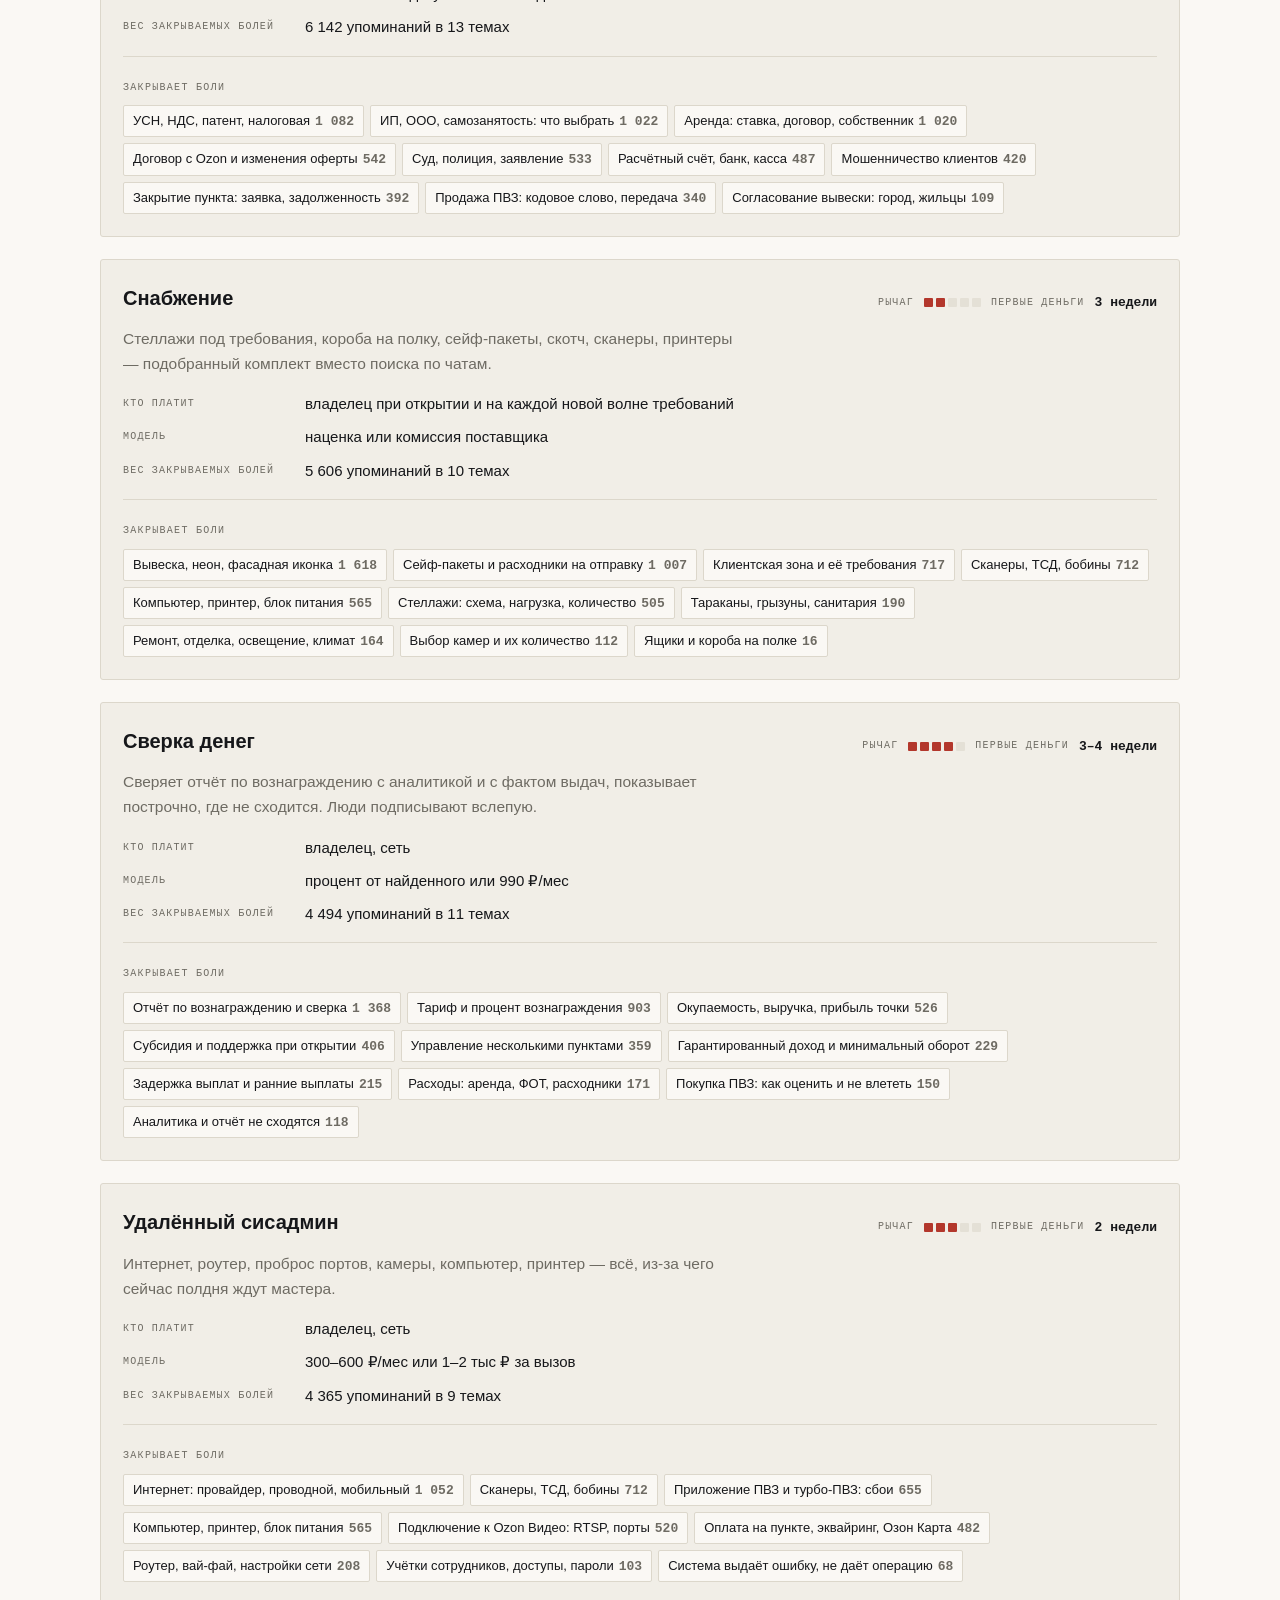
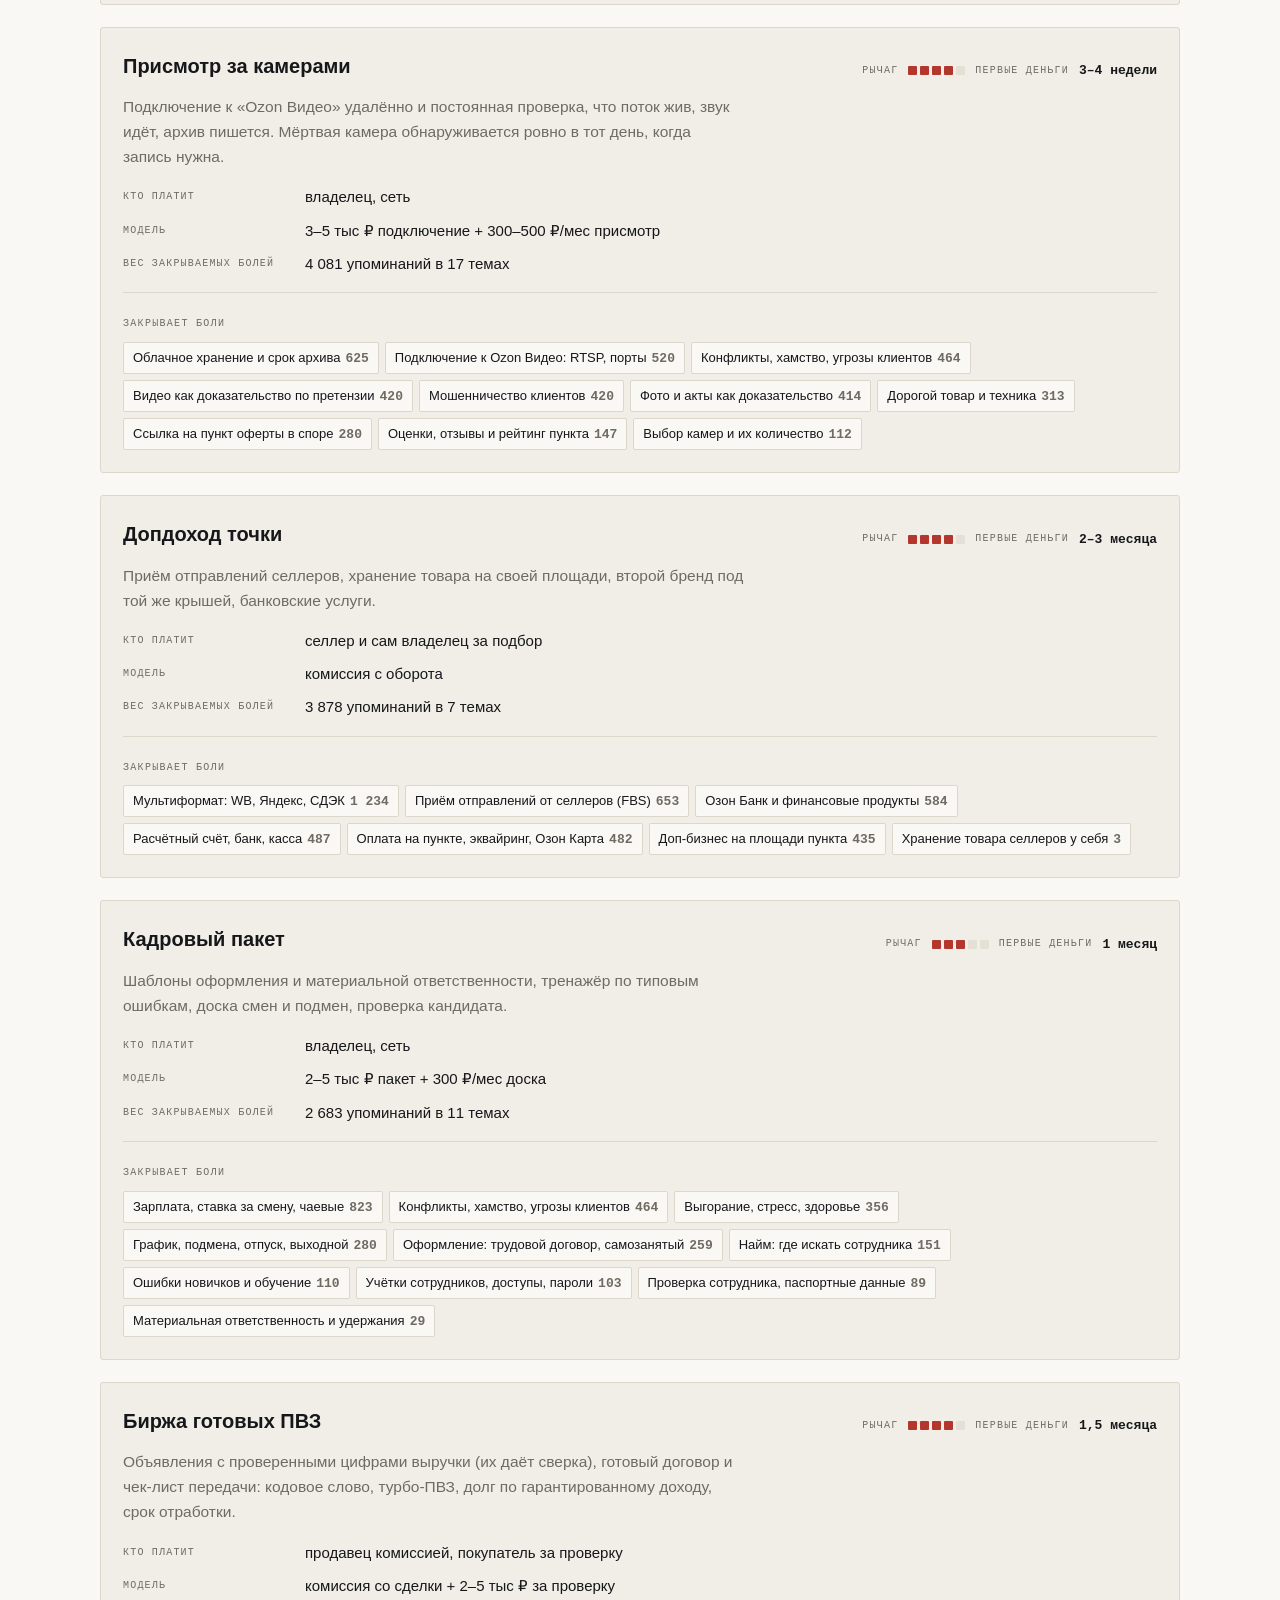
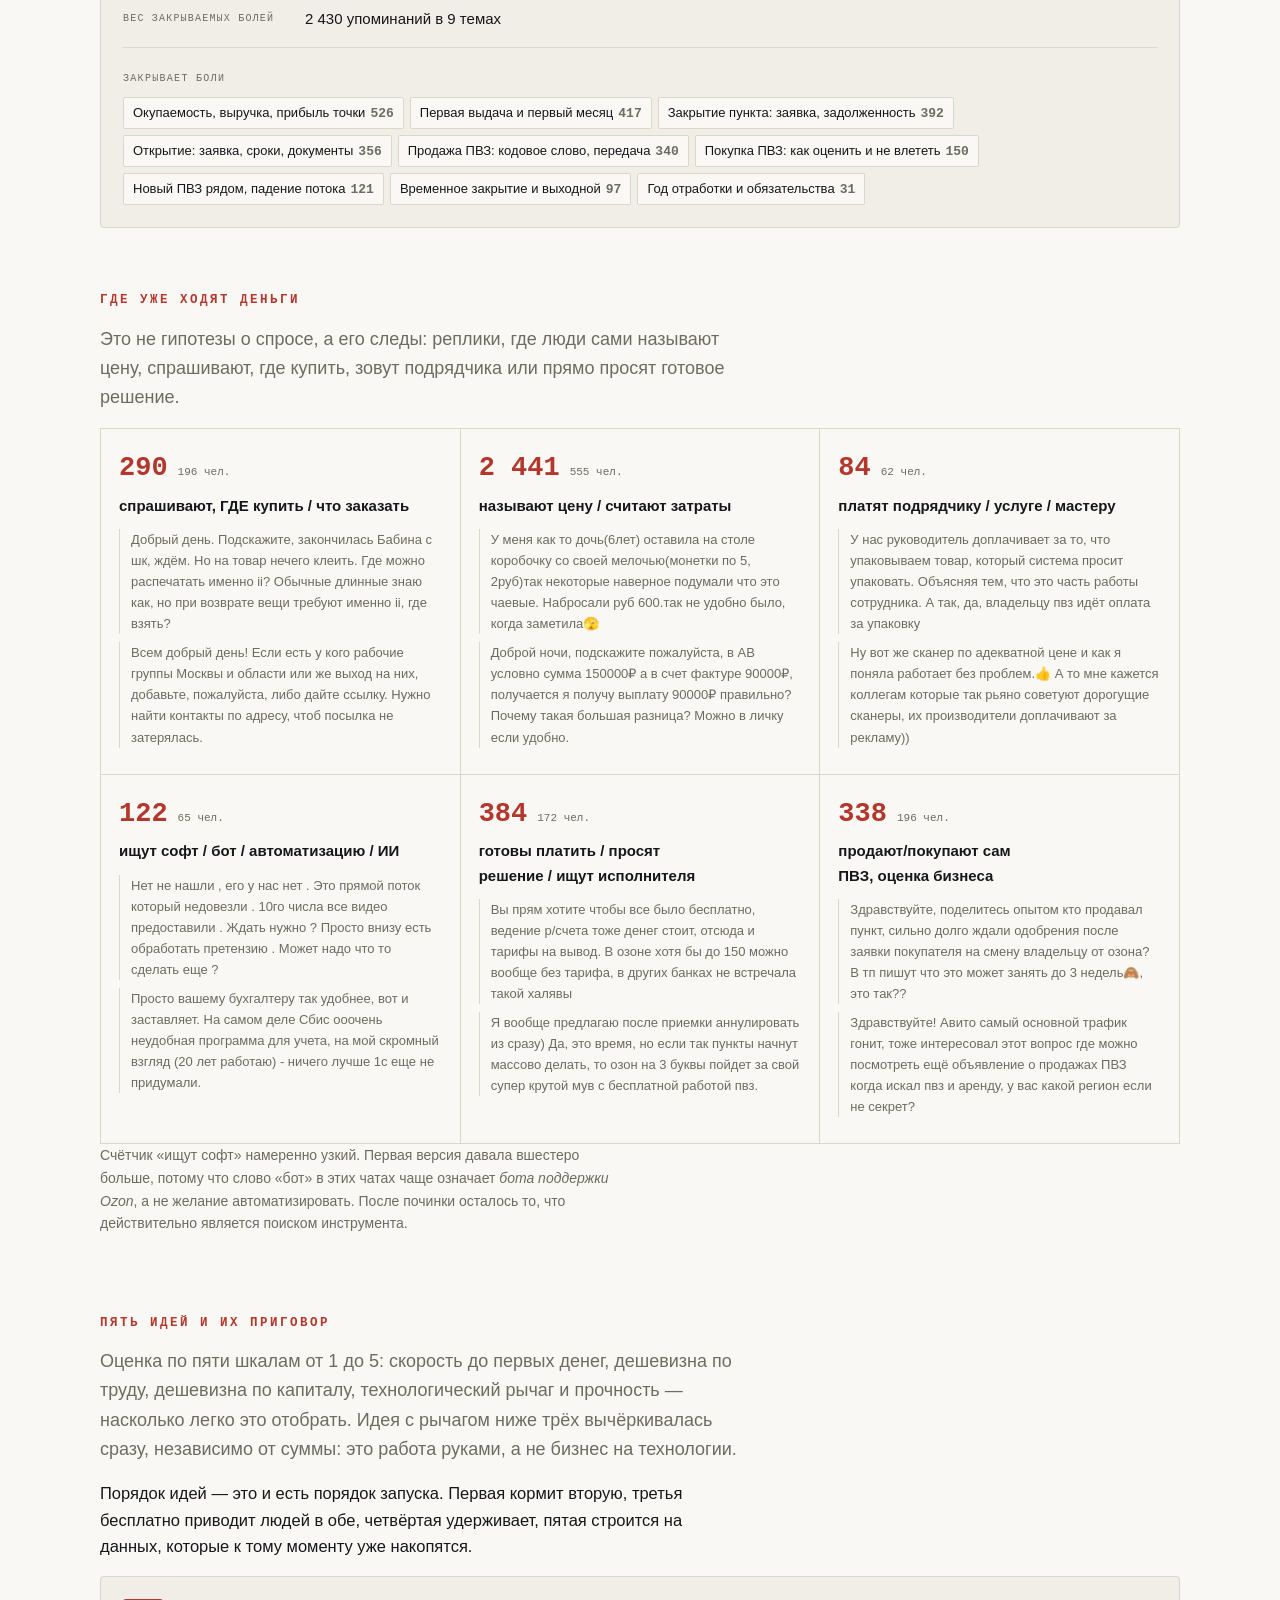
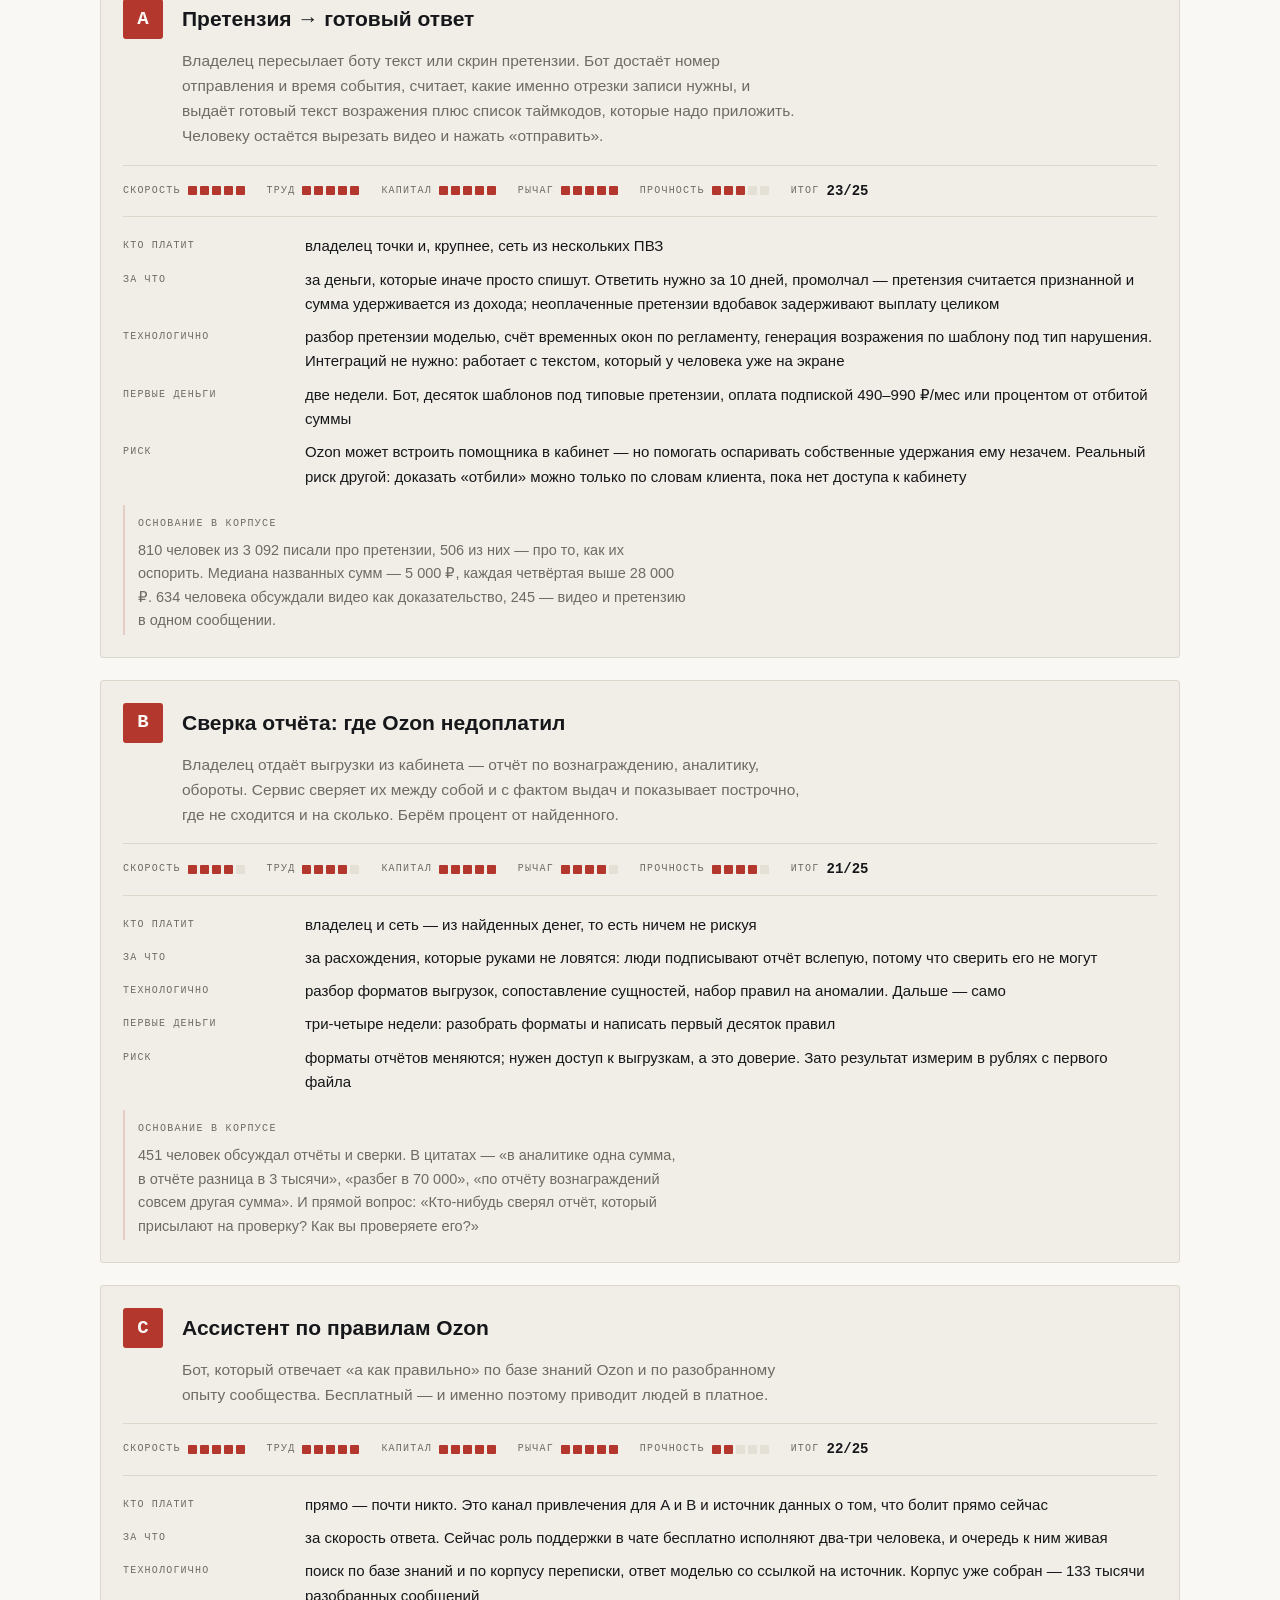
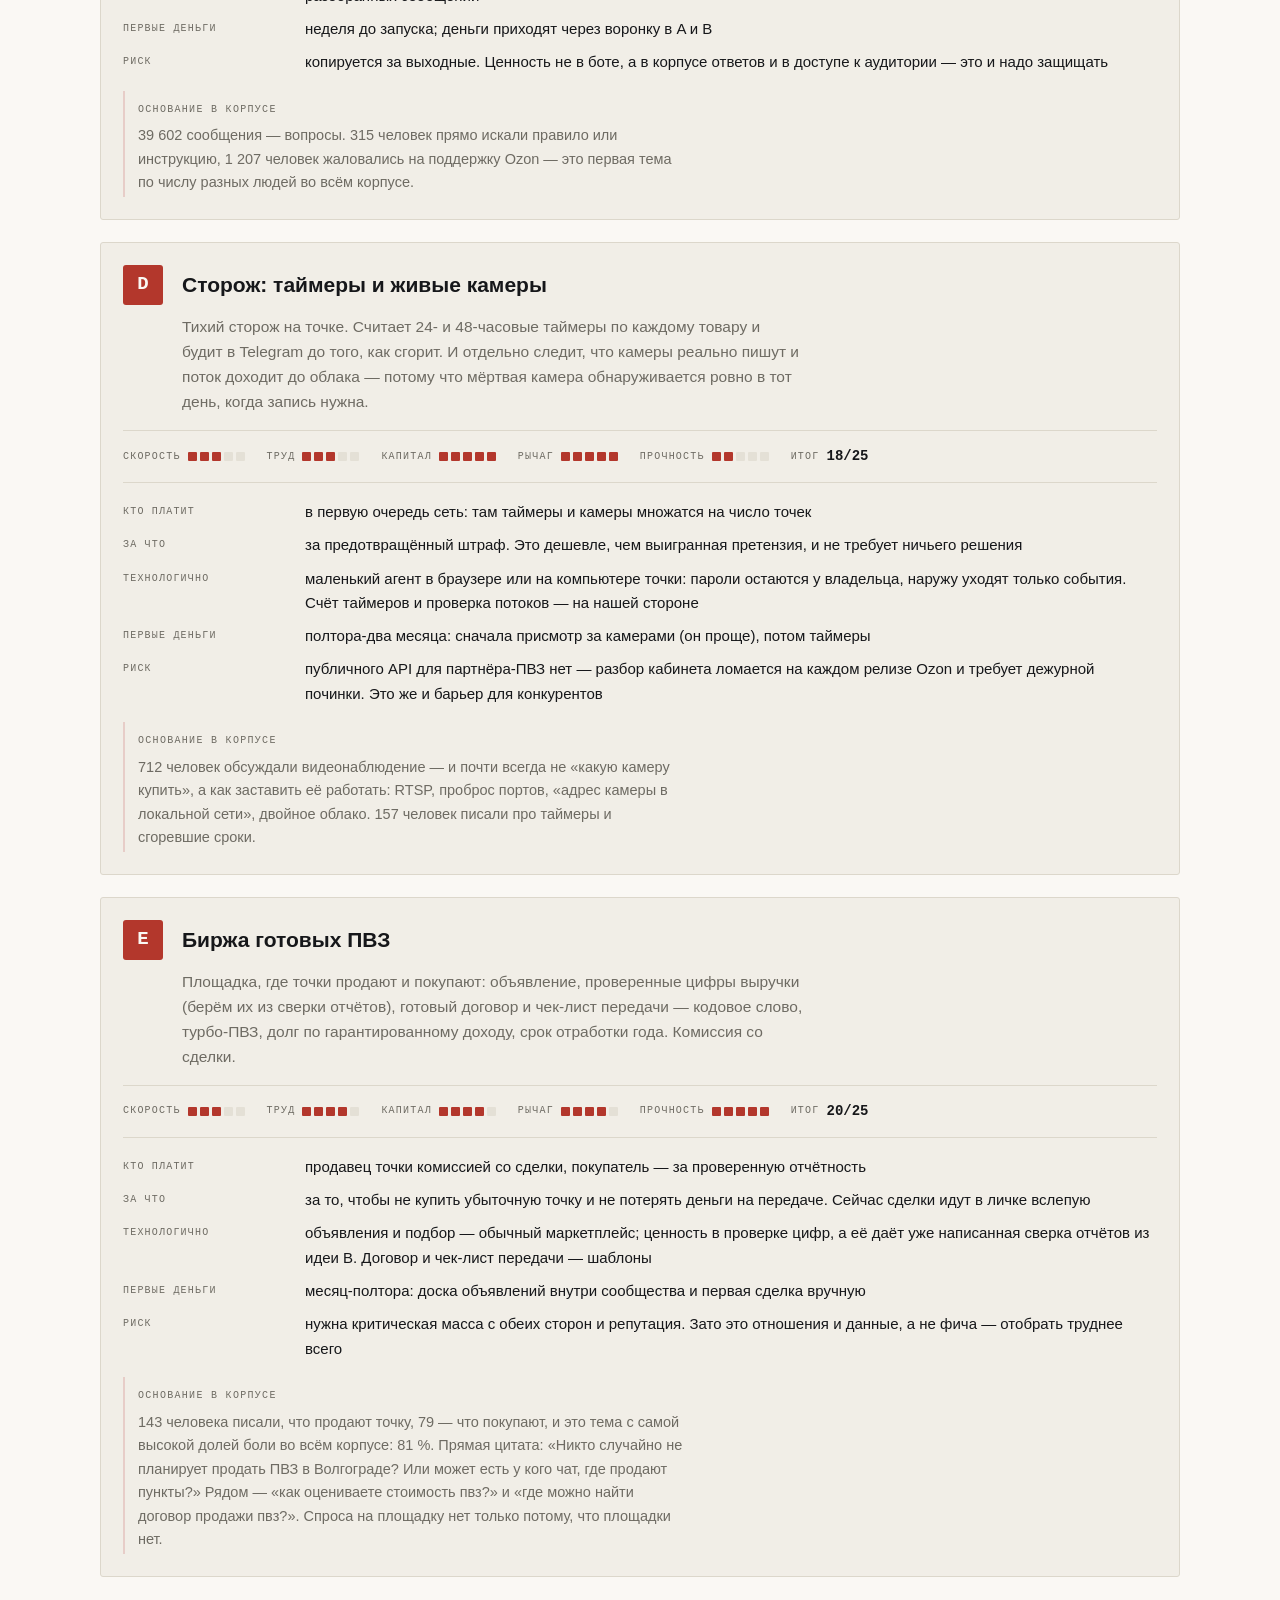
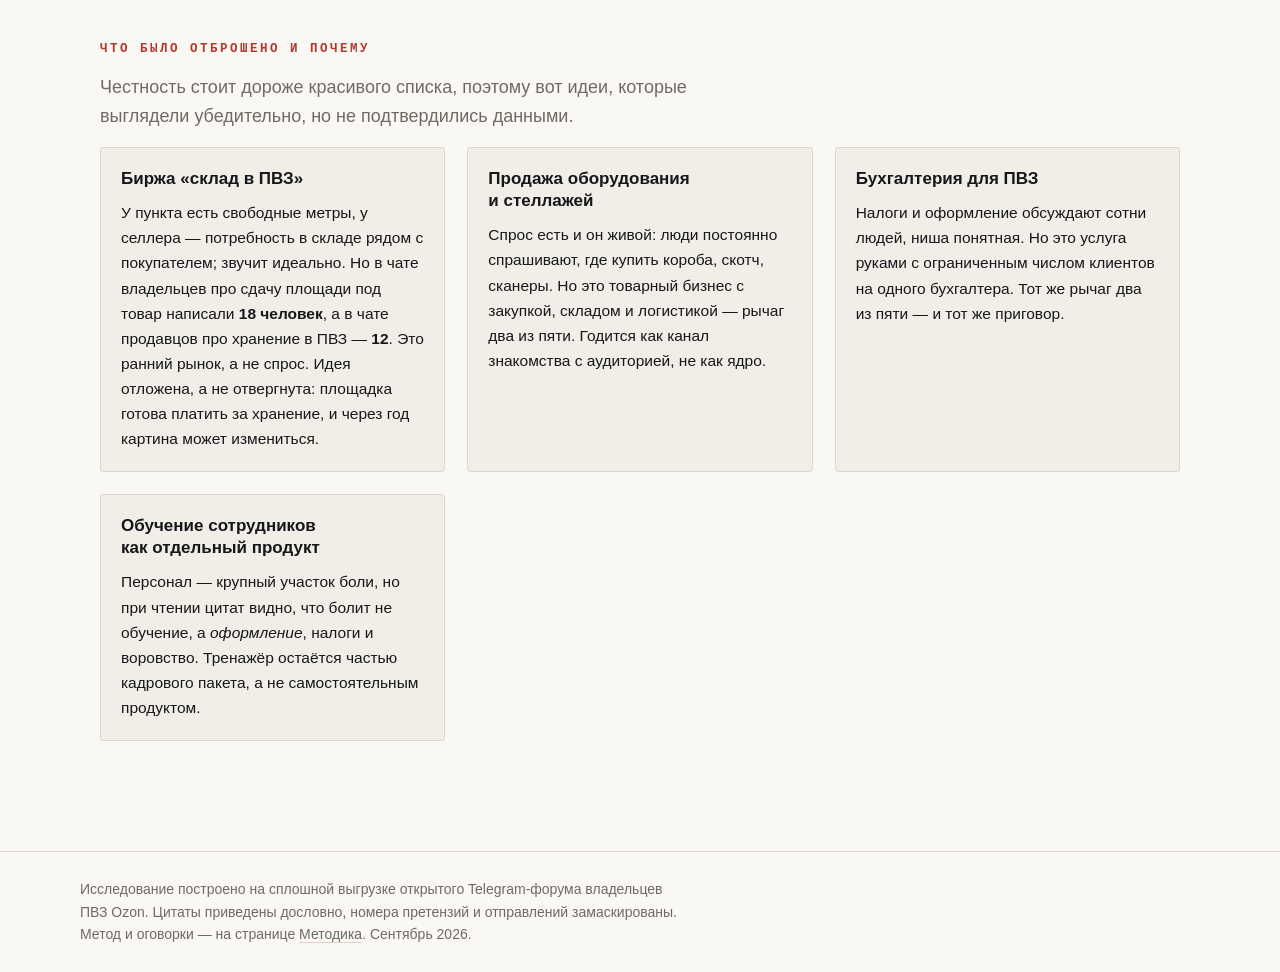
<file: money.html>
<!doctype html>
<html lang="ru">
<head>
<meta charset="utf-8">
<meta name="viewport" content="width=device-width,initial-scale=1">
<title>Где деньги в болях владельцев ПВЗ Ozon — продуктовые линии и идеи</title>
<meta name="description" content="Монетизация болей владельцев ПВЗ Ozon: 12 продуктовых линий, следы реального спроса в переписке и пять идей с оценкой по скорости, труду, капиталу, рычагу и прочности.">
<meta property="og:title" content="Где деньги в болях владельцев ПВЗ Ozon — продуктовые линии и идеи">
<meta property="og:description" content="Монетизация болей владельцев ПВЗ Ozon: 12 продуктовых линий, следы реального спроса в переписке и пять идей с оценкой по скорости, труду, капиталу, рычагу и прочности.">
<meta property="og:type" content="article">
<meta name="color-scheme" content="light dark">
<link rel="stylesheet" href="assets/site.css">
<link rel="icon" href="data:image/svg+xml,<svg xmlns=%22http://www.w3.org/2000/svg%22 viewBox=%220 0 100 100%22><text y=%22.92em%22 font-size=%2292%22>📦</text></svg>">
<script>
  /* Тему ставим до отрисовки, иначе тёмная страница мигнёт белым. */
  (function () {
    try { var t = localStorage.getItem('theme');
           if (t) document.documentElement.setAttribute('data-theme', t); } catch (e) {}
  })();
</script>
</head>
<body>
<header class="top">
  <a class="brand" href="index.html"><span class="mark">ПВЗ</span>исследование болей</a>
  <nav><a href="index.html">Обзор</a><a href="economics.html">Экономика</a><a href="pains.html">Все боли</a><a href="money.html" class=here>Где деньги</a><a href="plan.html">План</a><a href="sellers.html">Селлеры</a><a href="method.html">Методика</a></nav>
  <button id="theme" type="button" aria-label="Переключить тему">☾</button>
</header>
<main class="wrap">
<div class="pagehead">
  <h1>Где здесь деньги</h1>
  <p class="sub">139 болей сворачиваются в 12 продуктовых линий. Плюс следы реального спроса в самой переписке и пять идей, оценённых по одной линейке.</p>
</div>
<section>
  <h2>С чего начинается расчёт</h2>
  <p class="lead">Список из 139 проблем — это ещё не бизнес. Бизнес
  начинается там, где боль совпадает с тремя вещами: у неё есть цена в рублях,
  за неё готов платить кто-то конкретный, и её можно закрыть технологией, а не
  руками.</p>

  <p>Третье условие здесь главное. Аудитория большая — 85 тысяч точек, — но
  бедная: доход одиночного пункта измеряется десятками тысяч рублей в месяц, и
  подписка за 5 000 ₽ ему не по карману. Значит, деньги берутся не чеком, а
  массой, а это возможно только если один человек обслуживает тысячу клиентов.
  Поэтому у каждой линии ниже стоит оценка <b>рычага</b>: сколько клиентов
  тянет один человек. Линия с низким рычагом — не бизнес на технологии, а
  услуга, которую придётся делать руками.</p>

  <div class="callout">
    <span class="lines-l">Три кармана, и они разные</span>
    <p><b>Владелец одной точки</b> — потолок подписки реально 300–900 ₽ в месяц;
    берём массой. <b>Сеть из 5–100 точек</b> — платит за экономию фонда оплаты
    труда и за снижение штрафов, решение принимает один человек, чек в разы
    выше. <b>Селлер, поставщик или сама площадка</b> — платит за доступ к
    владельцам ПВЗ или за то, что пункт делает работу за него.</p>
  </div>
</section>

<section>
  <h2>Двенадцать линий вместо ста тридцати девяти продуктов</h2>
  <p class="lead">Боли не требуют отдельного решения каждая — они сворачиваются
  в дюжину линий. Линии отсортированы по суммарному весу закрываемых болей; у
  каждой видно рычаг, срок до первых денег и список тем, которые она закрывает.</p>
  <div class="lines-grid">
<article class="line" id="antipretenz">
  <header>
    <h3>Антипретензия</h3>
    <div class="line-meta">
      <span class="sc-l">рычаг</span><span class="sc-bar"><i class=on></i><i class=on></i><i class=on></i><i class=on></i><i class=on></i></span>
      <span class="sc-l">первые деньги</span><b>2 недели</b>
    </div>
  </header>
  <p class="pitch">Разбирает текст претензии, считает нужные окна записи, выдаёт готовое возражение и список таймкодов. Интеграций не требует — работает с тем, что у человека уже на экране.</p>
  <dl class="kv">
    <div><dt>кто платит</dt><dd>владелец точки, сеть</dd></div>
    <div><dt>модель</dt><dd>490–990 ₽/мес или 20–30 % от отбитой суммы</dd></div>
    <div><dt>вес закрываемых болей</dt><dd>20 877 упоминаний в 56 темах</dd></div>
  </dl>
  <div class="covers"><span class="lines-l">закрывает боли</span>
    <ul><li>Постановка товара на баланс<b>1 859</b></li><li>Ячейки и адресное хранение<b>1 705</b></li><li>Аннулирование претензии<b>1 480</b></li><li>Мультиформат: WB, Яндекс, СДЭК<b>1 234</b></li><li>Примерка и вскрытие упаковки<b>1 033</b></li><li>Претензия: пришла, что делать<b>870</b></li><li>Повреждённый товар, мятая коробка<b>852</b></li><li>Засылы: чужой товар на пункте<b>728</b></li><li>Прямой поток<b>624</b></li><li>Тарный ящик (ТЯ)<b>618</b></li></ul></div>
</article>
<article class="line" id="assistent">
  <header>
    <h3>Ассистент по правилам</h3>
    <div class="line-meta">
      <span class="sc-l">рычаг</span><span class="sc-bar"><i class=on></i><i class=on></i><i class=on></i><i class=on></i><i class=on></i></span>
      <span class="sc-l">первые деньги</span><b>1 неделя</b>
    </div>
  </header>
  <p class="pitch">Отвечает «а как правильно» по базе знаний Ozon и по разобранному опыту сообщества, со ссылкой на источник. Бесплатный — и потому приводит людей в платное.</p>
  <dl class="kv">
    <div><dt>кто платит</dt><dd>напрямую почти никто — это вход в воронку</dd></div>
    <div><dt>модель</dt><dd>бесплатно, продаёт остальные линии</dd></div>
    <div><dt>вес закрываемых болей</dt><dd>16 442 упоминаний в 42 темах</dd></div>
  </dl>
  <div class="covers"><span class="lines-l">закрывает боли</span>
    <ul><li>Постановка товара на баланс<b>1 859</b></li><li>Ячейки и адресное хранение<b>1 705</b></li><li>Примерка и вскрытие упаковки<b>1 033</b></li><li>Повреждённый товар, мятая коробка<b>852</b></li><li>Засылы: чужой товар на пункте<b>728</b></li><li>Крупногабарит, вес, объём<b>660</b></li><li>Приложение ПВЗ и турбо-ПВЗ: сбои<b>655</b></li><li>ОВН и подключение потоков<b>591</b></li><li>Клиент пришёл не в свой пункт<b>572</b></li><li>Поиск предметов и история товара<b>567</b></li></ul></div>
</article>
<article class="line" id="storozh">
  <header>
    <h3>Сторож таймеров</h3>
    <div class="line-meta">
      <span class="sc-l">рычаг</span><span class="sc-bar"><i class=on></i><i class=on></i><i class=on></i><i class=on></i><i class=on></i></span>
      <span class="sc-l">первые деньги</span><b>1,5–2 месяца</b>
    </div>
  </header>
  <p class="pitch">Считает 24- и 48-часовые таймеры по каждому товару и будит в Telegram до того, как сгорит. Претензия не оспаривается — она не возникает.</p>
  <dl class="kv">
    <div><dt>кто платит</dt><dd>сеть в первую очередь</dd></div>
    <div><dt>модель</dt><dd>290–590 ₽/мес за точку</dd></div>
    <div><dt>вес закрываемых болей</dt><dd>7 491 упоминаний в 26 темах</dd></div>
  </dl>
  <div class="covers"><span class="lines-l">закрывает боли</span>
    <ul><li>Аннулирование претензии<b>1 480</b></li><li>Претензия: пришла, что делать<b>870</b></li><li>Прямой поток<b>624</b></li><li>Тарный ящик (ТЯ)<b>618</b></li><li>Пустая упаковка и подмена товара<b>577</b></li><li>Как ответить на претензию и оспорить<b>456</b></li><li>Управление несколькими пунктами<b>359</b></li><li>Возвратный поток<b>237</b></li><li>Причина возврата и обработка<b>220</b></li><li>Претензия за утерю товара<b>206</b></li></ul></div>
</article>
<article class="line" id="otkrytie">
  <header>
    <h3>Открытие под ключ</h3>
    <div class="line-meta">
      <span class="sc-l">рычаг</span><span class="sc-bar"><i class=on></i><i class=on></i><i class=on></i><i></i><i></i></span>
      <span class="sc-l">первые деньги</span><b>1–2 месяца</b>
    </div>
  </header>
  <p class="pitch">Оценка локации по карте и конкурентам, документы, брендинг, согласование вывески, комплектация. Рынок растёт на десятки тысяч точек в год, и каждый новичок проходит это впервые.</p>
  <dl class="kv">
    <div><dt>кто платит</dt><dd>новичок при открытии</dd></div>
    <div><dt>модель</dt><dd>1–3 тыс ₽ отчёт по локации, 15–40 тыс ₽ сопровождение</dd></div>
    <div><dt>вес закрываемых болей</dt><dd>7 215 упоминаний в 20 темах</dd></div>
  </dl>
  <div class="covers"><span class="lines-l">закрывает боли</span>
    <ul><li>Вывеска, неон, фасадная иконка<b>1 618</b></li><li>Аренда: ставка, договор, собственник<b>1 020</b></li><li>Клиентская зона и её требования<b>717</b></li><li>Этаж, цоколь, уровень земли<b>561</b></li><li>Стеллажи: схема, нагрузка, количество<b>505</b></li><li>Первая выдача и первый месяц<b>417</b></li><li>Субсидия и поддержка при открытии<b>406</b></li><li>Открытие: заявка, сроки, документы<b>356</b></li><li>Выбор локации и проходимость<b>320</b></li><li>Гарантированный доход и минимальный оборот<b>229</b></li></ul></div>
</article>
<article class="line" id="yurpaket">
  <header>
    <h3>Юрпакет</h3>
    <div class="line-meta">
      <span class="sc-l">рычаг</span><span class="sc-bar"><i class=on></i><i class=on></i><i class=on></i><i class=on></i><i></i></span>
      <span class="sc-l">первые деньги</span><b>3 недели</b>
    </div>
  </header>
  <p class="pitch">Библиотека документов: ответ на претензию, договор продажи ПВЗ, материальная ответственность, расторжение, заявление в полицию.</p>
  <dl class="kv">
    <div><dt>кто платит</dt><dd>владелец</dd></div>
    <div><dt>модель</dt><dd>500–1500 ₽ за документ или в подписке</dd></div>
    <div><dt>вес закрываемых болей</dt><dd>6 142 упоминаний в 13 темах</dd></div>
  </dl>
  <div class="covers"><span class="lines-l">закрывает боли</span>
    <ul><li>УСН, НДС, патент, налоговая<b>1 082</b></li><li>ИП, ООО, самозанятость: что выбрать<b>1 022</b></li><li>Аренда: ставка, договор, собственник<b>1 020</b></li><li>Договор с Ozon и изменения оферты<b>542</b></li><li>Суд, полиция, заявление<b>533</b></li><li>Расчётный счёт, банк, касса<b>487</b></li><li>Мошенничество клиентов<b>420</b></li><li>Закрытие пункта: заявка, задолженность<b>392</b></li><li>Продажа ПВЗ: кодовое слово, передача<b>340</b></li><li>Согласование вывески: город, жильцы<b>109</b></li></ul></div>
</article>
<article class="line" id="snabzhenie">
  <header>
    <h3>Снабжение</h3>
    <div class="line-meta">
      <span class="sc-l">рычаг</span><span class="sc-bar"><i class=on></i><i class=on></i><i></i><i></i><i></i></span>
      <span class="sc-l">первые деньги</span><b>3 недели</b>
    </div>
  </header>
  <p class="pitch">Стеллажи под требования, короба на полку, сейф-пакеты, скотч, сканеры, принтеры — подобранный комплект вместо поиска по чатам.</p>
  <dl class="kv">
    <div><dt>кто платит</dt><dd>владелец при открытии и на каждой новой волне требований</dd></div>
    <div><dt>модель</dt><dd>наценка или комиссия поставщика</dd></div>
    <div><dt>вес закрываемых болей</dt><dd>5 606 упоминаний в 10 темах</dd></div>
  </dl>
  <div class="covers"><span class="lines-l">закрывает боли</span>
    <ul><li>Вывеска, неон, фасадная иконка<b>1 618</b></li><li>Сейф-пакеты и расходники на отправку<b>1 007</b></li><li>Клиентская зона и её требования<b>717</b></li><li>Сканеры, ТСД, бобины<b>712</b></li><li>Компьютер, принтер, блок питания<b>565</b></li><li>Стеллажи: схема, нагрузка, количество<b>505</b></li><li>Тараканы, грызуны, санитария<b>190</b></li><li>Ремонт, отделка, освещение, климат<b>164</b></li><li>Выбор камер и их количество<b>112</b></li><li>Ящики и короба на полке<b>16</b></li></ul></div>
</article>
<article class="line" id="sverka">
  <header>
    <h3>Сверка денег</h3>
    <div class="line-meta">
      <span class="sc-l">рычаг</span><span class="sc-bar"><i class=on></i><i class=on></i><i class=on></i><i class=on></i><i></i></span>
      <span class="sc-l">первые деньги</span><b>3–4 недели</b>
    </div>
  </header>
  <p class="pitch">Сверяет отчёт по вознаграждению с аналитикой и с фактом выдач, показывает построчно, где не сходится. Люди подписывают вслепую.</p>
  <dl class="kv">
    <div><dt>кто платит</dt><dd>владелец, сеть</dd></div>
    <div><dt>модель</dt><dd>процент от найденного или 990 ₽/мес</dd></div>
    <div><dt>вес закрываемых болей</dt><dd>4 494 упоминаний в 11 темах</dd></div>
  </dl>
  <div class="covers"><span class="lines-l">закрывает боли</span>
    <ul><li>Отчёт по вознаграждению и сверка<b>1 368</b></li><li>Тариф и процент вознаграждения<b>903</b></li><li>Окупаемость, выручка, прибыль точки<b>526</b></li><li>Субсидия и поддержка при открытии<b>406</b></li><li>Управление несколькими пунктами<b>359</b></li><li>Гарантированный доход и минимальный оборот<b>229</b></li><li>Задержка выплат и ранние выплаты<b>215</b></li><li>Расходы: аренда, ФОТ, расходники<b>171</b></li><li>Покупка ПВЗ: как оценить и не влететь<b>150</b></li><li>Аналитика и отчёт не сходятся<b>118</b></li></ul></div>
</article>
<article class="line" id="sysadmin">
  <header>
    <h3>Удалённый сисадмин</h3>
    <div class="line-meta">
      <span class="sc-l">рычаг</span><span class="sc-bar"><i class=on></i><i class=on></i><i class=on></i><i></i><i></i></span>
      <span class="sc-l">первые деньги</span><b>2 недели</b>
    </div>
  </header>
  <p class="pitch">Интернет, роутер, проброс портов, камеры, компьютер, принтер — всё, из-за чего сейчас полдня ждут мастера.</p>
  <dl class="kv">
    <div><dt>кто платит</dt><dd>владелец, сеть</dd></div>
    <div><dt>модель</dt><dd>300–600 ₽/мес или 1–2 тыс ₽ за вызов</dd></div>
    <div><dt>вес закрываемых болей</dt><dd>4 365 упоминаний в 9 темах</dd></div>
  </dl>
  <div class="covers"><span class="lines-l">закрывает боли</span>
    <ul><li>Интернет: провайдер, проводной, мобильный<b>1 052</b></li><li>Сканеры, ТСД, бобины<b>712</b></li><li>Приложение ПВЗ и турбо-ПВЗ: сбои<b>655</b></li><li>Компьютер, принтер, блок питания<b>565</b></li><li>Подключение к Ozon Видео: RTSP, порты<b>520</b></li><li>Оплата на пункте, эквайринг, Озон Карта<b>482</b></li><li>Роутер, вай-фай, настройки сети<b>208</b></li><li>Учётки сотрудников, доступы, пароли<b>103</b></li><li>Система выдаёт ошибку, не даёт операцию<b>68</b></li></ul></div>
</article>
<article class="line" id="kamery">
  <header>
    <h3>Присмотр за камерами</h3>
    <div class="line-meta">
      <span class="sc-l">рычаг</span><span class="sc-bar"><i class=on></i><i class=on></i><i class=on></i><i class=on></i><i></i></span>
      <span class="sc-l">первые деньги</span><b>3–4 недели</b>
    </div>
  </header>
  <p class="pitch">Подключение к «Ozon Видео» удалённо и постоянная проверка, что поток жив, звук идёт, архив пишется. Мёртвая камера обнаруживается ровно в тот день, когда запись нужна.</p>
  <dl class="kv">
    <div><dt>кто платит</dt><dd>владелец, сеть</dd></div>
    <div><dt>модель</dt><dd>3–5 тыс ₽ подключение + 300–500 ₽/мес присмотр</dd></div>
    <div><dt>вес закрываемых болей</dt><dd>4 081 упоминаний в 17 темах</dd></div>
  </dl>
  <div class="covers"><span class="lines-l">закрывает боли</span>
    <ul><li>Облачное хранение и срок архива<b>625</b></li><li>Подключение к Ozon Видео: RTSP, порты<b>520</b></li><li>Конфликты, хамство, угрозы клиентов<b>464</b></li><li>Видео как доказательство по претензии<b>420</b></li><li>Мошенничество клиентов<b>420</b></li><li>Фото и акты как доказательство<b>414</b></li><li>Дорогой товар и техника<b>313</b></li><li>Ссылка на пункт оферты в споре<b>280</b></li><li>Оценки, отзывы и рейтинг пункта<b>147</b></li><li>Выбор камер и их количество<b>112</b></li></ul></div>
</article>
<article class="line" id="dopdohod">
  <header>
    <h3>Допдоход точки</h3>
    <div class="line-meta">
      <span class="sc-l">рычаг</span><span class="sc-bar"><i class=on></i><i class=on></i><i class=on></i><i class=on></i><i></i></span>
      <span class="sc-l">первые деньги</span><b>2–3 месяца</b>
    </div>
  </header>
  <p class="pitch">Приём отправлений селлеров, хранение товара на своей площади, второй бренд под той же крышей, банковские услуги.</p>
  <dl class="kv">
    <div><dt>кто платит</dt><dd>селлер и сам владелец за подбор</dd></div>
    <div><dt>модель</dt><dd>комиссия с оборота</dd></div>
    <div><dt>вес закрываемых болей</dt><dd>3 878 упоминаний в 7 темах</dd></div>
  </dl>
  <div class="covers"><span class="lines-l">закрывает боли</span>
    <ul><li>Мультиформат: WB, Яндекс, СДЭК<b>1 234</b></li><li>Приём отправлений от селлеров (FBS)<b>653</b></li><li>Озон Банк и финансовые продукты<b>584</b></li><li>Расчётный счёт, банк, касса<b>487</b></li><li>Оплата на пункте, эквайринг, Озон Карта<b>482</b></li><li>Доп-бизнес на площади пункта<b>435</b></li><li>Хранение товара селлеров у себя<b>3</b></li></ul></div>
</article>
<article class="line" id="kadry">
  <header>
    <h3>Кадровый пакет</h3>
    <div class="line-meta">
      <span class="sc-l">рычаг</span><span class="sc-bar"><i class=on></i><i class=on></i><i class=on></i><i></i><i></i></span>
      <span class="sc-l">первые деньги</span><b>1 месяц</b>
    </div>
  </header>
  <p class="pitch">Шаблоны оформления и материальной ответственности, тренажёр по типовым ошибкам, доска смен и подмен, проверка кандидата.</p>
  <dl class="kv">
    <div><dt>кто платит</dt><dd>владелец, сеть</dd></div>
    <div><dt>модель</dt><dd>2–5 тыс ₽ пакет + 300 ₽/мес доска</dd></div>
    <div><dt>вес закрываемых болей</dt><dd>2 683 упоминаний в 11 темах</dd></div>
  </dl>
  <div class="covers"><span class="lines-l">закрывает боли</span>
    <ul><li>Зарплата, ставка за смену, чаевые<b>823</b></li><li>Конфликты, хамство, угрозы клиентов<b>464</b></li><li>Выгорание, стресс, здоровье<b>356</b></li><li>График, подмена, отпуск, выходной<b>280</b></li><li>Оформление: трудовой договор, самозанятый<b>259</b></li><li>Найм: где искать сотрудника<b>151</b></li><li>Ошибки новичков и обучение<b>110</b></li><li>Учётки сотрудников, доступы, пароли<b>103</b></li><li>Проверка сотрудника, паспортные данные<b>89</b></li><li>Материальная ответственность и удержания<b>29</b></li></ul></div>
</article>
<article class="line" id="birzha">
  <header>
    <h3>Биржа готовых ПВЗ</h3>
    <div class="line-meta">
      <span class="sc-l">рычаг</span><span class="sc-bar"><i class=on></i><i class=on></i><i class=on></i><i class=on></i><i></i></span>
      <span class="sc-l">первые деньги</span><b>1,5 месяца</b>
    </div>
  </header>
  <p class="pitch">Объявления с проверенными цифрами выручки (их даёт сверка), готовый договор и чек-лист передачи: кодовое слово, турбо-ПВЗ, долг по гарантированному доходу, срок отработки.</p>
  <dl class="kv">
    <div><dt>кто платит</dt><dd>продавец комиссией, покупатель за проверку</dd></div>
    <div><dt>модель</dt><dd>комиссия со сделки + 2–5 тыс ₽ за проверку</dd></div>
    <div><dt>вес закрываемых болей</dt><dd>2 430 упоминаний в 9 темах</dd></div>
  </dl>
  <div class="covers"><span class="lines-l">закрывает боли</span>
    <ul><li>Окупаемость, выручка, прибыль точки<b>526</b></li><li>Первая выдача и первый месяц<b>417</b></li><li>Закрытие пункта: заявка, задолженность<b>392</b></li><li>Открытие: заявка, сроки, документы<b>356</b></li><li>Продажа ПВЗ: кодовое слово, передача<b>340</b></li><li>Покупка ПВЗ: как оценить и не влететь<b>150</b></li><li>Новый ПВЗ рядом, падение потока<b>121</b></li><li>Временное закрытие и выходной<b>97</b></li><li>Год отработки и обязательства<b>31</b></li></ul></div>
</article></div>
</section>

<section>
  <h2>Где уже ходят деньги</h2>
  <p class="lead">Это не гипотезы о спросе, а его следы: реплики, где люди сами
  называют цену, спрашивают, где купить, зовут подрядчика или прямо просят
  готовое решение.</p>
  <div class="signals"><div class="signal"><div class="sig-head"><span class="sig-n">290</span><span class="sig-a">196 чел.</span></div><h4>спрашивают, ГДЕ купить / что заказать</h4><p class="q">Добрый день. Подскажите, закончилась Бабина с шк, ждём. Но на товар нечего клеить. Где можно распечатать именно ii? Обычные длинные знаю как, но при возврате вещи требуют именно ii, где взять?</p><p class="q">Всем добрый день! Если есть у кого рабочие группы Москвы и области или же выход на них, добавьте, пожалуйста, либо дайте ссылку. Нужно найти контакты по адресу, чтоб посылка не затерялась.</p></div><div class="signal"><div class="sig-head"><span class="sig-n">2 441</span><span class="sig-a">555 чел.</span></div><h4>называют цену / считают затраты</h4><p class="q">У меня как то дочь(6лет) оставила на столе коробочку со своей мелочью(монетки по 5, 2руб)так некоторые наверное подумали что это чаевые. Набросали руб 600.так не удобно было, когда заметила🫣</p><p class="q">Доброй ночи, подскажите пожалуйста, в АВ условно сумма 150000₽ а в счет фактуре 90000₽, получается я получу выплату 90000₽ правильно? Почему такая большая разница? Можно в личку если удобно.</p></div><div class="signal"><div class="sig-head"><span class="sig-n">84</span><span class="sig-a">62 чел.</span></div><h4>платят подрядчику / услуге / мастеру</h4><p class="q">У нас руководитель доплачивает за то, что упаковываем товар, который система просит упаковать. Объясняя тем, что это часть работы сотрудника.

А так, да, владельцу пвз идёт оплата за упаковку</p><p class="q">Ну вот же сканер по адекватной цене и как я поняла работает без проблем.👍
А то мне кажется коллегам которые так рьяно советуют дорогущие сканеры, их производители доплачивают за рекламу))</p></div><div class="signal"><div class="sig-head"><span class="sig-n">122</span><span class="sig-a">65 чел.</span></div><h4>ищут софт / бот / автоматизацию / ИИ</h4><p class="q">Нет не нашли , его у нас нет . Это прямой поток который недовезли . 10го числа все видео предоставили . Ждать нужно ? Просто внизу есть обработать претензию . Может надо что то сделать еще ?</p><p class="q">Просто вашему бухгалтеру так удобнее, вот и заставляет.
На самом деле Сбис ооочень неудобная программа для учета, на мой скромный взгляд (20 лет работаю) - ничего лучше 1с еще не придумали.</p></div><div class="signal"><div class="sig-head"><span class="sig-n">384</span><span class="sig-a">172 чел.</span></div><h4>готовы платить / просят решение / ищут исполнителя</h4><p class="q">Вы прям хотите чтобы все было бесплатно, ведение р/счета тоже денег стоит, отсюда и тарифы на вывод. В озоне хотя бы до 150 можно вообще без тарифа, в других банках не встречала такой халявы</p><p class="q">Я вообще предлагаю после приемки аннулировать из сразу)
Да, это время, но если так пункты начнут массово делать, то озон на 3 буквы пойдет за свой супер крутой мув с бесплатной работой пвз.</p></div><div class="signal"><div class="sig-head"><span class="sig-n">338</span><span class="sig-a">196 чел.</span></div><h4>продают/покупают сам ПВЗ, оценка бизнеса</h4><p class="q">Здравствуйте, поделитесь опытом кто продавал пункт, сильно долго ждали одобрения после заявки покупателя на смену владельцу от озона? В тп пишут что это может занять до 3 недель🙈, это так??</p><p class="q">Здравствуйте! Авито самый основной трафик гонит, тоже интересовал этот вопрос где можно посмотреть ещё объявление о продажах ПВЗ когда искал пвз и аренду, у вас какой регион если не секрет?</p></div></div>
  <p class="note">Счётчик «ищут софт» намеренно узкий. Первая версия давала
  вшестеро больше, потому что слово «бот» в этих чатах чаще означает
  <em>бота поддержки Ozon</em>, а не желание автоматизировать. После починки
  осталось то, что действительно является поиском инструмента.</p>
</section>

<section>
  <h2>Пять идей и их приговор</h2>
  <p class="lead">Оценка по пяти шкалам от 1 до 5: скорость до первых денег,
  дешевизна по труду, дешевизна по капиталу, технологический рычаг и прочность —
  насколько легко это отобрать. Идея с рычагом ниже трёх вычёркивалась сразу,
  независимо от суммы: это работа руками, а не бизнес на технологии.</p>
  <p>Порядок идей — это и есть порядок запуска. Первая кормит вторую, третья
  бесплатно приводит людей в обе, четвёртая удерживает, пятая строится на данных,
  которые к тому моменту уже накопятся.</p>
  <div class="ideas">
<article class="idea">
  <header><span class="letter">A</span>
    <div><h3>Претензия → готовый ответ</h3><p class="pitch">Владелец пересылает боту текст или скрин претензии. Бот достаёт номер отправления и время события, считает, какие именно отрезки записи нужны, и выдаёт готовый текст возражения плюс список таймкодов, которые надо приложить. Человеку остаётся вырезать видео и нажать «отправить».</p></div>
  </header>
  <div class="scores">
    <div class="sc"><span class="sc-l">скорость</span><span class="sc-bar"><i class=on></i><i class=on></i><i class=on></i><i class=on></i><i class=on></i></span></div><div class="sc"><span class="sc-l">труд</span><span class="sc-bar"><i class=on></i><i class=on></i><i class=on></i><i class=on></i><i class=on></i></span></div><div class="sc"><span class="sc-l">капитал</span><span class="sc-bar"><i class=on></i><i class=on></i><i class=on></i><i class=on></i><i class=on></i></span></div><div class="sc"><span class="sc-l">рычаг</span><span class="sc-bar"><i class=on></i><i class=on></i><i class=on></i><i class=on></i><i class=on></i></span></div><div class="sc"><span class="sc-l">прочность</span><span class="sc-bar"><i class=on></i><i class=on></i><i class=on></i><i></i><i></i></span></div>
    <div class="sc"><span class="sc-l">итог</span><b>23/25</b></div>
  </div>
  <dl class="kv">
    <div><dt>кто платит</dt><dd>владелец точки и, крупнее, сеть из нескольких ПВЗ</dd></div>
    <div><dt>за что</dt><dd>за деньги, которые иначе просто спишут. Ответить нужно за 10 дней, промолчал — претензия считается признанной и сумма удерживается из дохода; неоплаченные претензии вдобавок задерживают выплату целиком</dd></div>
    <div><dt>технологично</dt><dd>разбор претензии моделью, счёт временных окон по регламенту, генерация возражения по шаблону под тип нарушения. Интеграций не нужно: работает с текстом, который у человека уже на экране</dd></div>
    <div><dt>первые деньги</dt><dd>две недели. Бот, десяток шаблонов под типовые претензии, оплата подпиской 490–990 ₽/мес или процентом от отбитой суммы</dd></div>
    <div><dt>риск</dt><dd>Ozon может встроить помощника в кабинет — но помогать оспаривать собственные удержания ему незачем. Реальный риск другой: доказать «отбили» можно только по словам клиента, пока нет доступа к кабинету</dd></div>
  </dl>
  <div class="basis"><span class="lines-l">основание в корпусе</span>
    <p>810 человек из 3 092 писали про претензии, 506 из них — про то, как их оспорить. Медиана названных сумм — 5 000 ₽, каждая четвёртая выше 28 000 ₽. 634 человека обсуждали видео как доказательство, 245 — видео и претензию в одном сообщении.</p></div>
</article>
<article class="idea">
  <header><span class="letter">B</span>
    <div><h3>Сверка отчёта: где Ozon недоплатил</h3><p class="pitch">Владелец отдаёт выгрузки из кабинета — отчёт по вознаграждению, аналитику, обороты. Сервис сверяет их между собой и с фактом выдач и показывает построчно, где не сходится и на сколько. Берём процент от найденного.</p></div>
  </header>
  <div class="scores">
    <div class="sc"><span class="sc-l">скорость</span><span class="sc-bar"><i class=on></i><i class=on></i><i class=on></i><i class=on></i><i></i></span></div><div class="sc"><span class="sc-l">труд</span><span class="sc-bar"><i class=on></i><i class=on></i><i class=on></i><i class=on></i><i></i></span></div><div class="sc"><span class="sc-l">капитал</span><span class="sc-bar"><i class=on></i><i class=on></i><i class=on></i><i class=on></i><i class=on></i></span></div><div class="sc"><span class="sc-l">рычаг</span><span class="sc-bar"><i class=on></i><i class=on></i><i class=on></i><i class=on></i><i></i></span></div><div class="sc"><span class="sc-l">прочность</span><span class="sc-bar"><i class=on></i><i class=on></i><i class=on></i><i class=on></i><i></i></span></div>
    <div class="sc"><span class="sc-l">итог</span><b>21/25</b></div>
  </div>
  <dl class="kv">
    <div><dt>кто платит</dt><dd>владелец и сеть — из найденных денег, то есть ничем не рискуя</dd></div>
    <div><dt>за что</dt><dd>за расхождения, которые руками не ловятся: люди подписывают отчёт вслепую, потому что сверить его не могут</dd></div>
    <div><dt>технологично</dt><dd>разбор форматов выгрузок, сопоставление сущностей, набор правил на аномалии. Дальше — само</dd></div>
    <div><dt>первые деньги</dt><dd>три-четыре недели: разобрать форматы и написать первый десяток правил</dd></div>
    <div><dt>риск</dt><dd>форматы отчётов меняются; нужен доступ к выгрузкам, а это доверие. Зато результат измерим в рублях с первого файла</dd></div>
  </dl>
  <div class="basis"><span class="lines-l">основание в корпусе</span>
    <p>451 человек обсуждал отчёты и сверки. В цитатах — «в аналитике одна сумма, в отчёте разница в 3 тысячи», «разбег в 70 000», «по отчёту вознаграждений совсем другая сумма». И прямой вопрос: «Кто-нибудь сверял отчёт, который присылают на проверку? Как вы проверяете его?»</p></div>
</article>
<article class="idea">
  <header><span class="letter">C</span>
    <div><h3>Ассистент по правилам Ozon</h3><p class="pitch">Бот, который отвечает «а как правильно» по базе знаний Ozon и по разобранному опыту сообщества. Бесплатный — и именно поэтому приводит людей в платное.</p></div>
  </header>
  <div class="scores">
    <div class="sc"><span class="sc-l">скорость</span><span class="sc-bar"><i class=on></i><i class=on></i><i class=on></i><i class=on></i><i class=on></i></span></div><div class="sc"><span class="sc-l">труд</span><span class="sc-bar"><i class=on></i><i class=on></i><i class=on></i><i class=on></i><i class=on></i></span></div><div class="sc"><span class="sc-l">капитал</span><span class="sc-bar"><i class=on></i><i class=on></i><i class=on></i><i class=on></i><i class=on></i></span></div><div class="sc"><span class="sc-l">рычаг</span><span class="sc-bar"><i class=on></i><i class=on></i><i class=on></i><i class=on></i><i class=on></i></span></div><div class="sc"><span class="sc-l">прочность</span><span class="sc-bar"><i class=on></i><i class=on></i><i></i><i></i><i></i></span></div>
    <div class="sc"><span class="sc-l">итог</span><b>22/25</b></div>
  </div>
  <dl class="kv">
    <div><dt>кто платит</dt><dd>прямо — почти никто. Это канал привлечения для A и B и источник данных о том, что болит прямо сейчас</dd></div>
    <div><dt>за что</dt><dd>за скорость ответа. Сейчас роль поддержки в чате бесплатно исполняют два-три человека, и очередь к ним живая</dd></div>
    <div><dt>технологично</dt><dd>поиск по базе знаний и по корпусу переписки, ответ моделью со ссылкой на источник. Корпус уже собран — 133 тысячи разобранных сообщений</dd></div>
    <div><dt>первые деньги</dt><dd>неделя до запуска; деньги приходят через воронку в A и B</dd></div>
    <div><dt>риск</dt><dd>копируется за выходные. Ценность не в боте, а в корпусе ответов и в доступе к аудитории — это и надо защищать</dd></div>
  </dl>
  <div class="basis"><span class="lines-l">основание в корпусе</span>
    <p>39 602 сообщения — вопросы. 315 человек прямо искали правило или инструкцию, 1 207 человек жаловались на поддержку Ozon — это первая тема по числу разных людей во всём корпусе.</p></div>
</article>
<article class="idea">
  <header><span class="letter">D</span>
    <div><h3>Сторож: таймеры и живые камеры</h3><p class="pitch">Тихий сторож на точке. Считает 24- и 48-часовые таймеры по каждому товару и будит в Telegram до того, как сгорит. И отдельно следит, что камеры реально пишут и поток доходит до облака — потому что мёртвая камера обнаруживается ровно в тот день, когда запись нужна.</p></div>
  </header>
  <div class="scores">
    <div class="sc"><span class="sc-l">скорость</span><span class="sc-bar"><i class=on></i><i class=on></i><i class=on></i><i></i><i></i></span></div><div class="sc"><span class="sc-l">труд</span><span class="sc-bar"><i class=on></i><i class=on></i><i class=on></i><i></i><i></i></span></div><div class="sc"><span class="sc-l">капитал</span><span class="sc-bar"><i class=on></i><i class=on></i><i class=on></i><i class=on></i><i class=on></i></span></div><div class="sc"><span class="sc-l">рычаг</span><span class="sc-bar"><i class=on></i><i class=on></i><i class=on></i><i class=on></i><i class=on></i></span></div><div class="sc"><span class="sc-l">прочность</span><span class="sc-bar"><i class=on></i><i class=on></i><i></i><i></i><i></i></span></div>
    <div class="sc"><span class="sc-l">итог</span><b>18/25</b></div>
  </div>
  <dl class="kv">
    <div><dt>кто платит</dt><dd>в первую очередь сеть: там таймеры и камеры множатся на число точек</dd></div>
    <div><dt>за что</dt><dd>за предотвращённый штраф. Это дешевле, чем выигранная претензия, и не требует ничьего решения</dd></div>
    <div><dt>технологично</dt><dd>маленький агент в браузере или на компьютере точки: пароли остаются у владельца, наружу уходят только события. Счёт таймеров и проверка потоков — на нашей стороне</dd></div>
    <div><dt>первые деньги</dt><dd>полтора-два месяца: сначала присмотр за камерами (он проще), потом таймеры</dd></div>
    <div><dt>риск</dt><dd>публичного API для партнёра-ПВЗ нет — разбор кабинета ломается на каждом релизе Ozon и требует дежурной починки. Это же и барьер для конкурентов</dd></div>
  </dl>
  <div class="basis"><span class="lines-l">основание в корпусе</span>
    <p>712 человек обсуждали видеонаблюдение — и почти всегда не «какую камеру купить», а как заставить её работать: RTSP, проброс портов, «адрес камеры в локальной сети», двойное облако. 157 человек писали про таймеры и сгоревшие сроки.</p></div>
</article>
<article class="idea">
  <header><span class="letter">E</span>
    <div><h3>Биржа готовых ПВЗ</h3><p class="pitch">Площадка, где точки продают и покупают: объявление, проверенные цифры выручки (берём их из сверки отчётов), готовый договор и чек-лист передачи — кодовое слово, турбо-ПВЗ, долг по гарантированному доходу, срок отработки года. Комиссия со сделки.</p></div>
  </header>
  <div class="scores">
    <div class="sc"><span class="sc-l">скорость</span><span class="sc-bar"><i class=on></i><i class=on></i><i class=on></i><i></i><i></i></span></div><div class="sc"><span class="sc-l">труд</span><span class="sc-bar"><i class=on></i><i class=on></i><i class=on></i><i class=on></i><i></i></span></div><div class="sc"><span class="sc-l">капитал</span><span class="sc-bar"><i class=on></i><i class=on></i><i class=on></i><i class=on></i><i></i></span></div><div class="sc"><span class="sc-l">рычаг</span><span class="sc-bar"><i class=on></i><i class=on></i><i class=on></i><i class=on></i><i></i></span></div><div class="sc"><span class="sc-l">прочность</span><span class="sc-bar"><i class=on></i><i class=on></i><i class=on></i><i class=on></i><i class=on></i></span></div>
    <div class="sc"><span class="sc-l">итог</span><b>20/25</b></div>
  </div>
  <dl class="kv">
    <div><dt>кто платит</dt><dd>продавец точки комиссией со сделки, покупатель — за проверенную отчётность</dd></div>
    <div><dt>за что</dt><dd>за то, чтобы не купить убыточную точку и не потерять деньги на передаче. Сейчас сделки идут в личке вслепую</dd></div>
    <div><dt>технологично</dt><dd>объявления и подбор — обычный маркетплейс; ценность в проверке цифр, а её даёт уже написанная сверка отчётов из идеи B. Договор и чек-лист передачи — шаблоны</dd></div>
    <div><dt>первые деньги</dt><dd>месяц-полтора: доска объявлений внутри сообщества и первая сделка вручную</dd></div>
    <div><dt>риск</dt><dd>нужна критическая масса с обеих сторон и репутация. Зато это отношения и данные, а не фича — отобрать труднее всего</dd></div>
  </dl>
  <div class="basis"><span class="lines-l">основание в корпусе</span>
    <p>143 человека писали, что продают точку, 79 — что покупают, и это тема с самой высокой долей боли во всём корпусе: 81 %. Прямая цитата: «Никто случайно не планирует продать ПВЗ в Волгограде? Или может есть у кого чат, где продают пункты?» Рядом — «как оцениваете стоимость пвз?» и «где можно найти договор продажи пвз?». Спроса на площадку нет только потому, что площадки нет.</p></div>
</article></div>
</section>

<section>
  <h2>Что было отброшено и почему</h2>
  <p class="lead">Честность стоит дороже красивого списка, поэтому вот идеи,
  которые выглядели убедительно, но не подтвердились данными.</p>
  <div class="cards">
    <div class="card">
      <h3>Биржа «склад в ПВЗ»</h3>
      <p>У пункта есть свободные метры, у селлера — потребность в складе рядом с
      покупателем; звучит идеально. Но в чате владельцев про сдачу площади под
      товар написали <b>18 человек</b>, а в чате продавцов про хранение в ПВЗ —
      <b>12</b>. Это ранний рынок, а не спрос. Идея отложена, а не отвергнута:
      площадка готова платить за хранение, и через год картина может измениться.</p>
    </div>
    <div class="card">
      <h3>Продажа оборудования и стеллажей</h3>
      <p>Спрос есть и он живой: люди постоянно спрашивают, где купить короба,
      скотч, сканеры. Но это товарный бизнес с закупкой, складом и логистикой —
      рычаг два из пяти. Годится как канал знакомства с аудиторией, не как ядро.</p>
    </div>
    <div class="card">
      <h3>Бухгалтерия для ПВЗ</h3>
      <p>Налоги и оформление обсуждают сотни людей, ниша понятная. Но это услуга
      руками с ограниченным числом клиентов на одного бухгалтера. Тот же рычаг
      два из пяти — и тот же приговор.</p>
    </div>
    <div class="card">
      <h3>Обучение сотрудников как отдельный продукт</h3>
      <p>Персонал — крупный участок боли, но при чтении цитат видно, что болит
      не обучение, а <em>оформление</em>, налоги и воровство. Тренажёр остаётся
      частью кадрового пакета, а не самостоятельным продуктом.</p>
    </div>
  </div>
</section>

</main>
<footer class="foot">
  <p>Исследование построено на сплошной выгрузке открытого Telegram-форума
  владельцев ПВЗ Ozon. Цитаты приведены дословно, номера претензий и отправлений
  замаскированы. Метод и оговорки — на странице <a href="method.html">Методика</a>.
  Сентябрь 2026.</p>
</footer>
<script src="assets/site.js"></script>
</body>
</html>
</file>
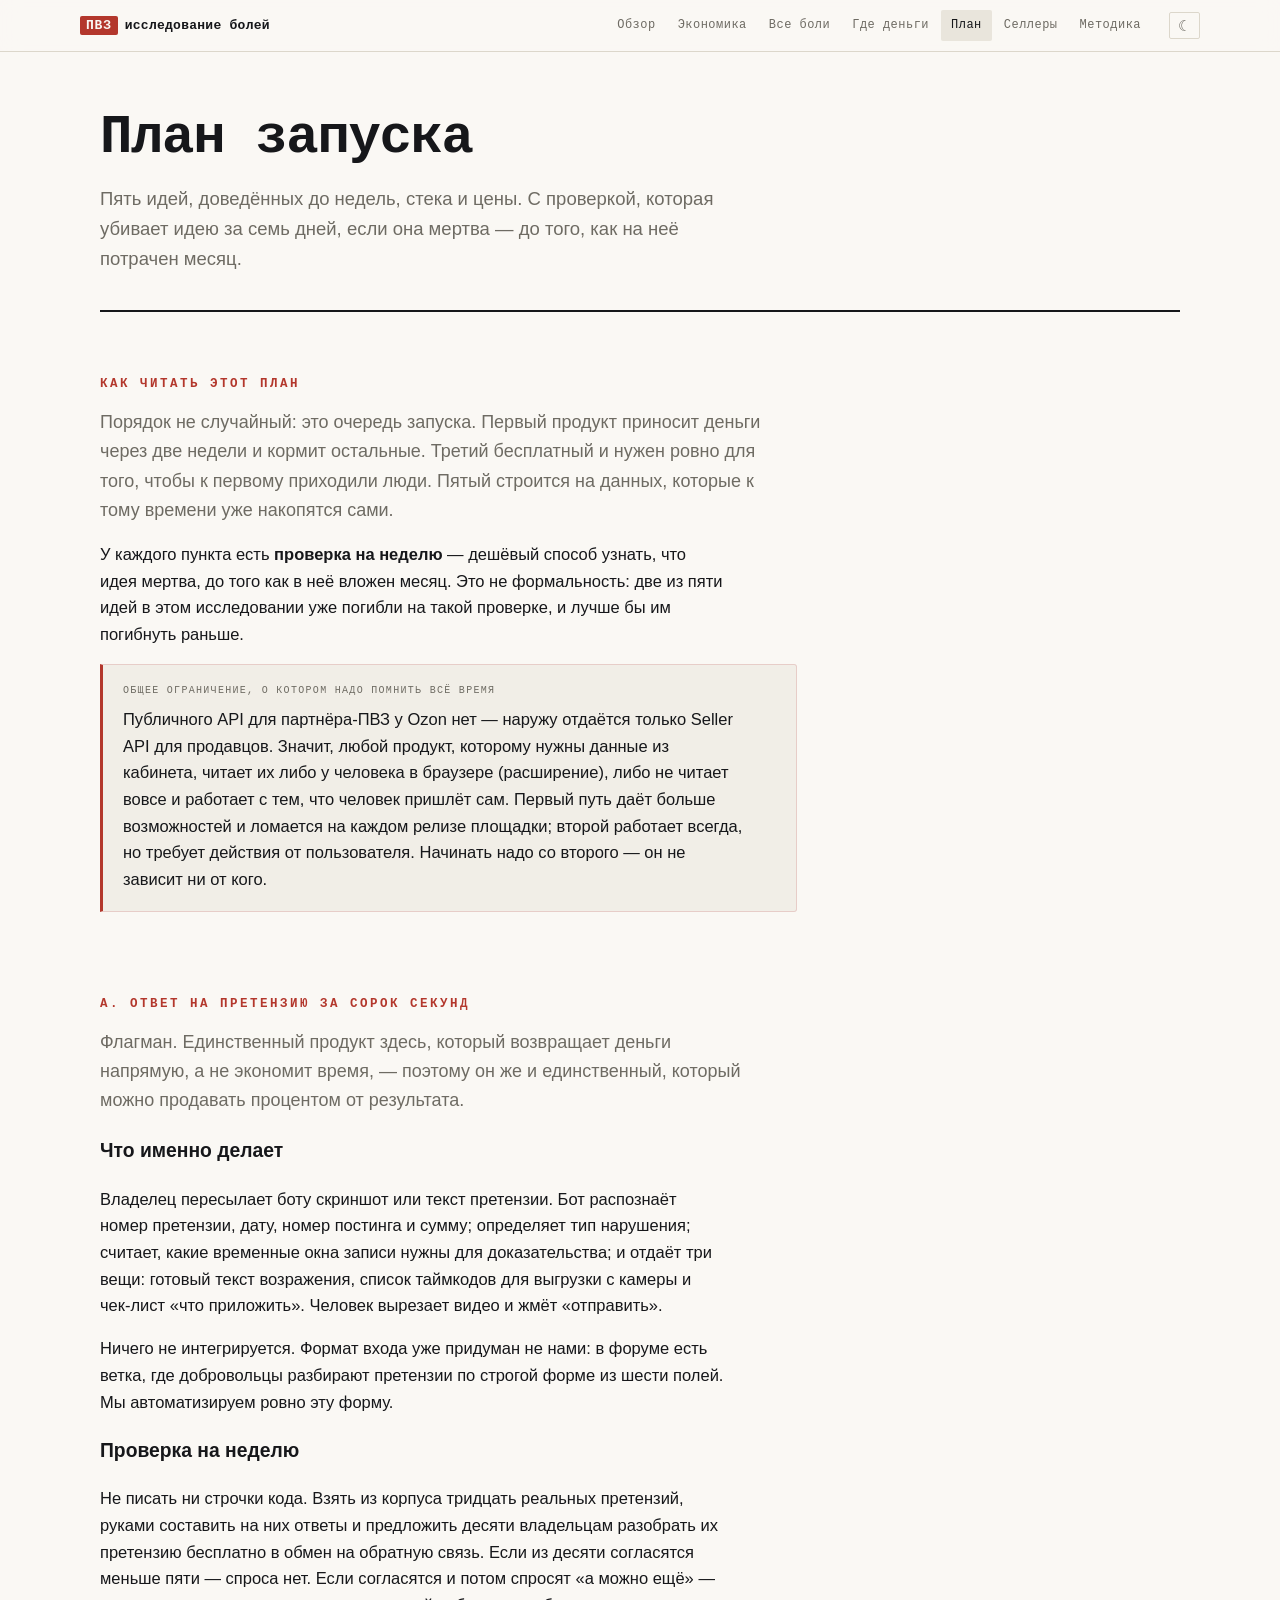
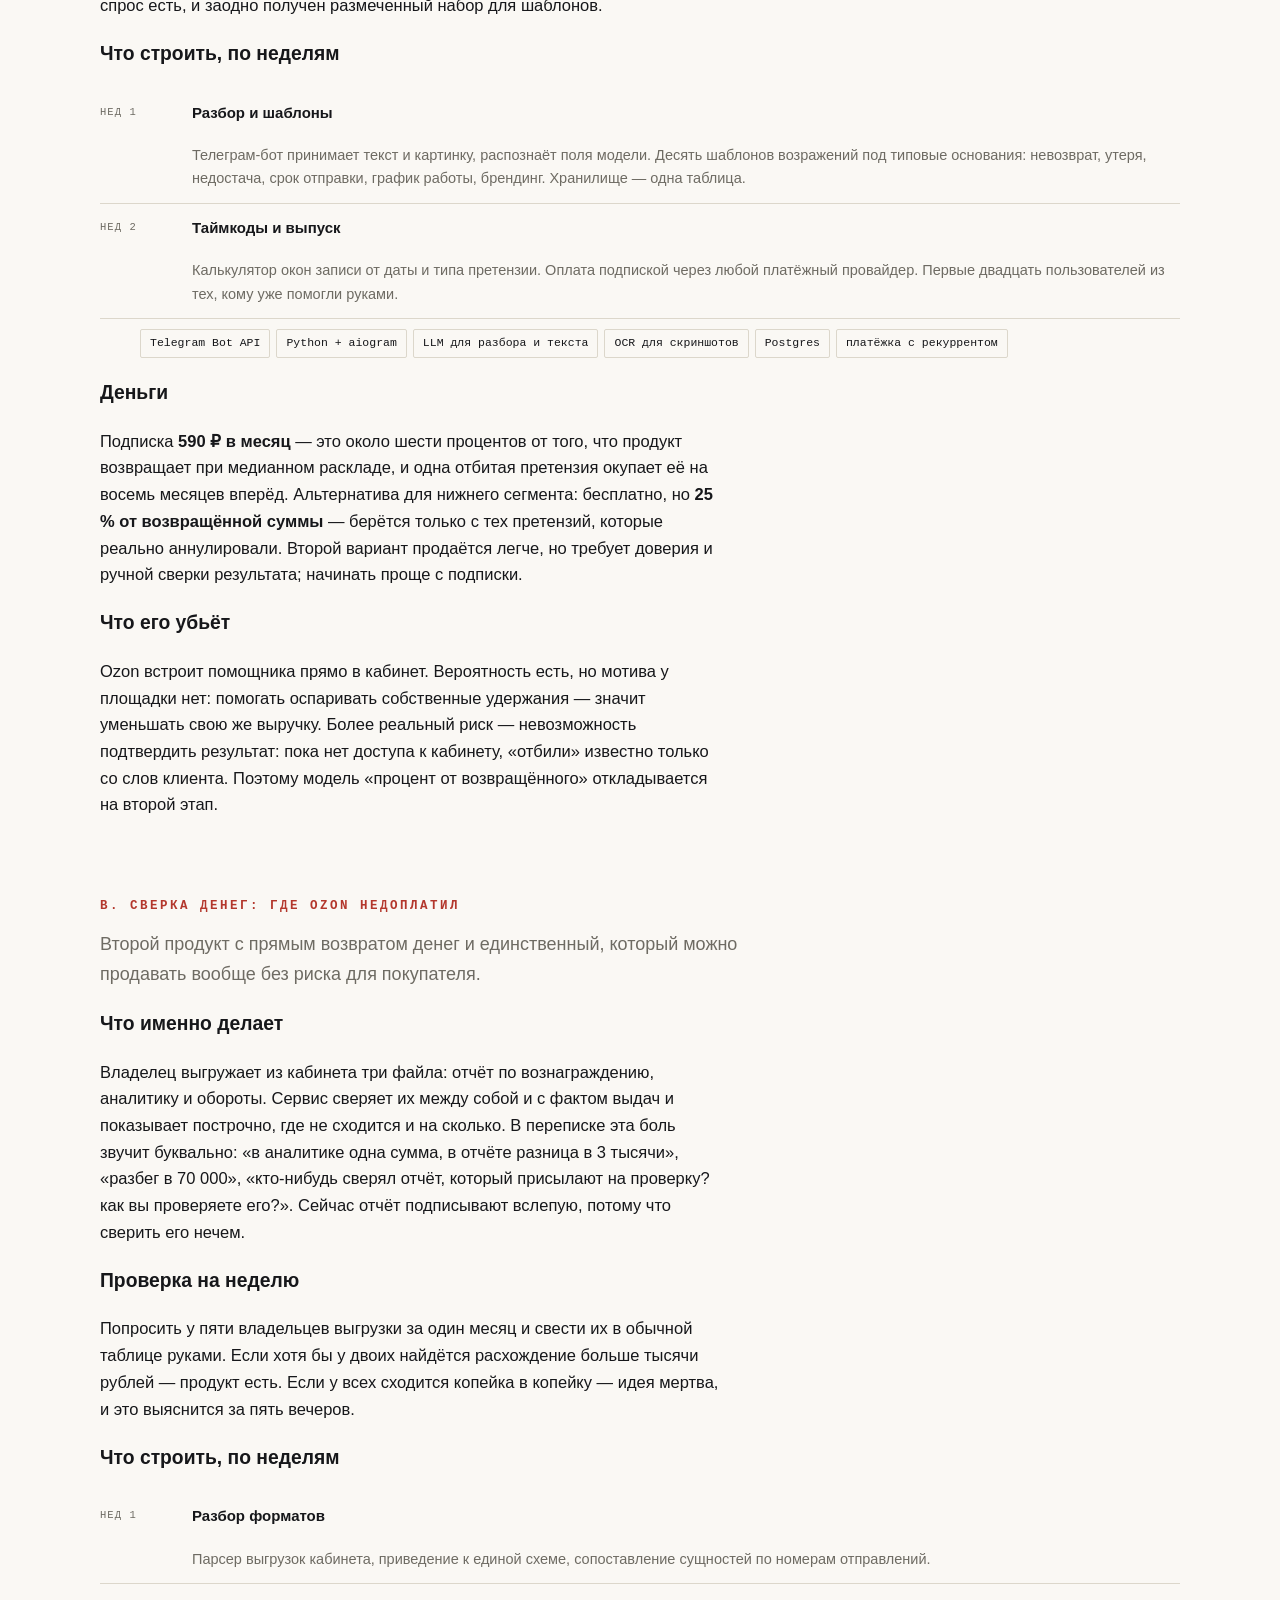
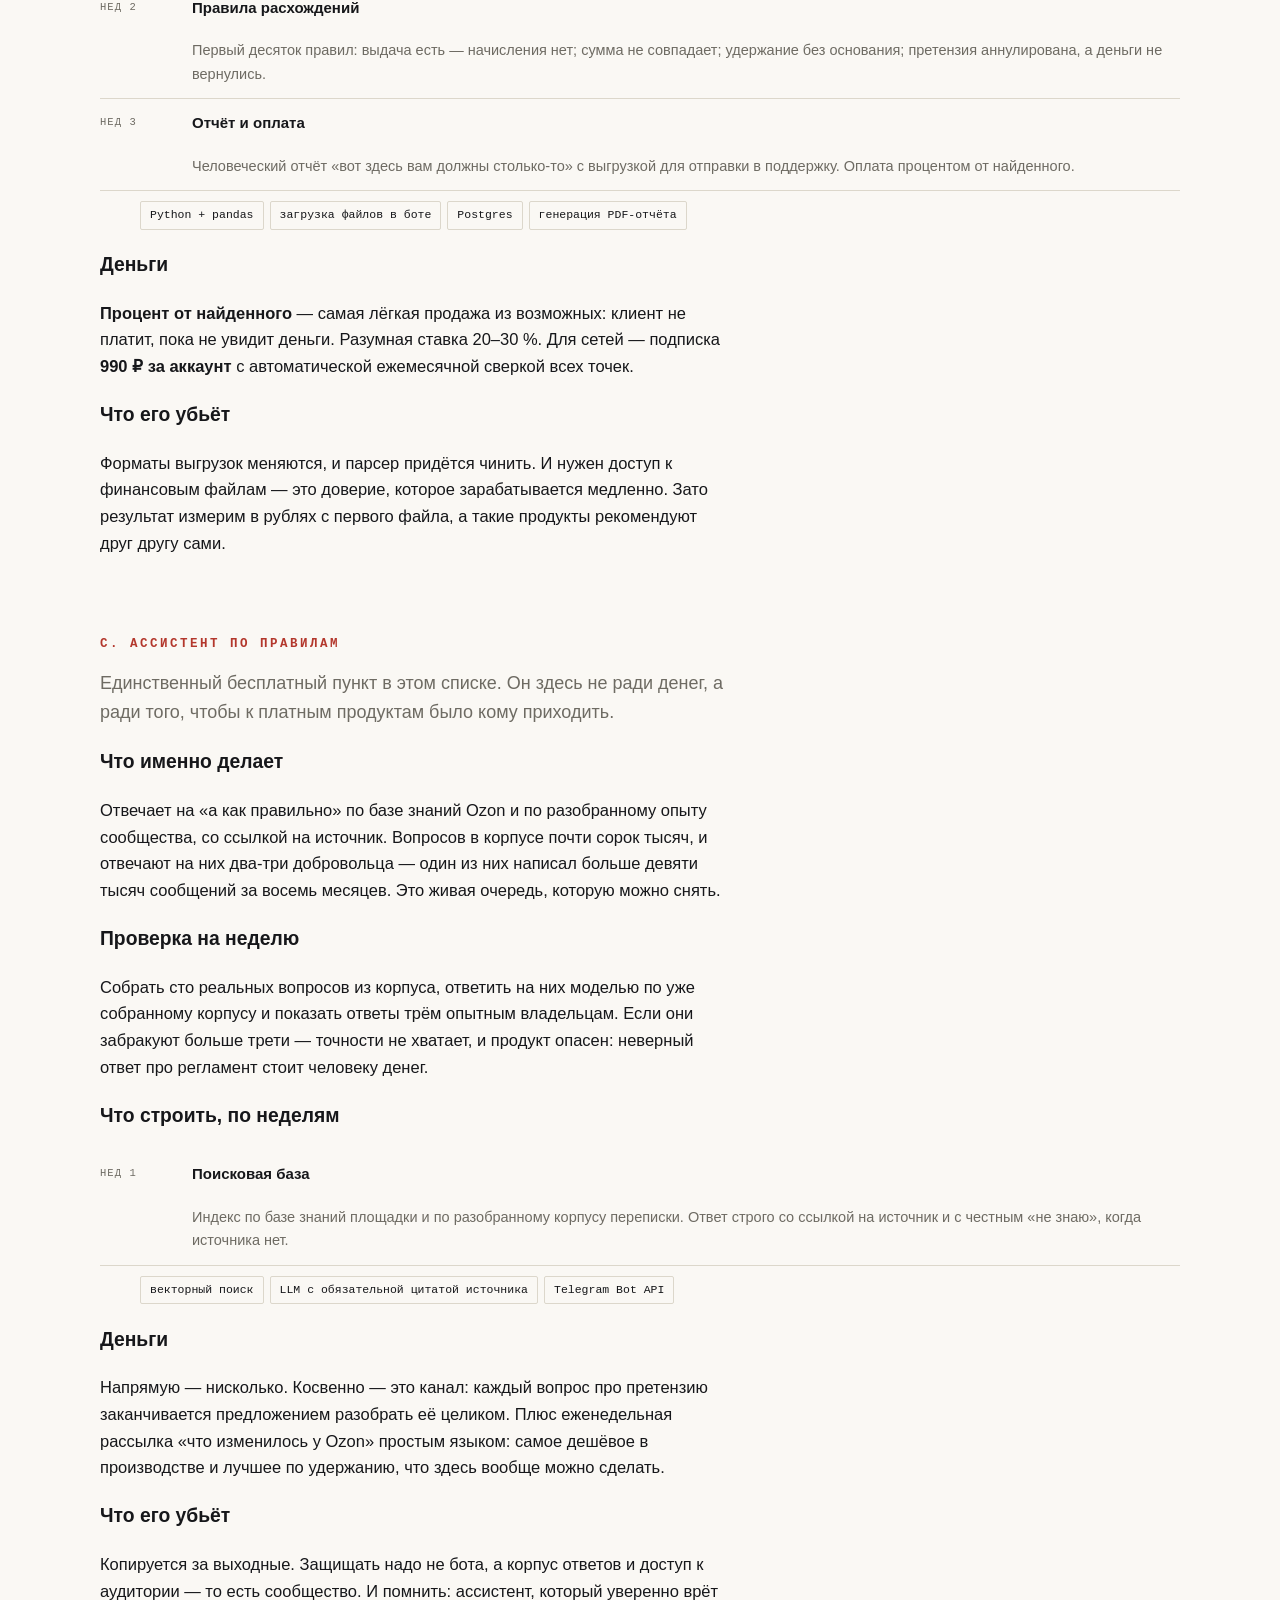
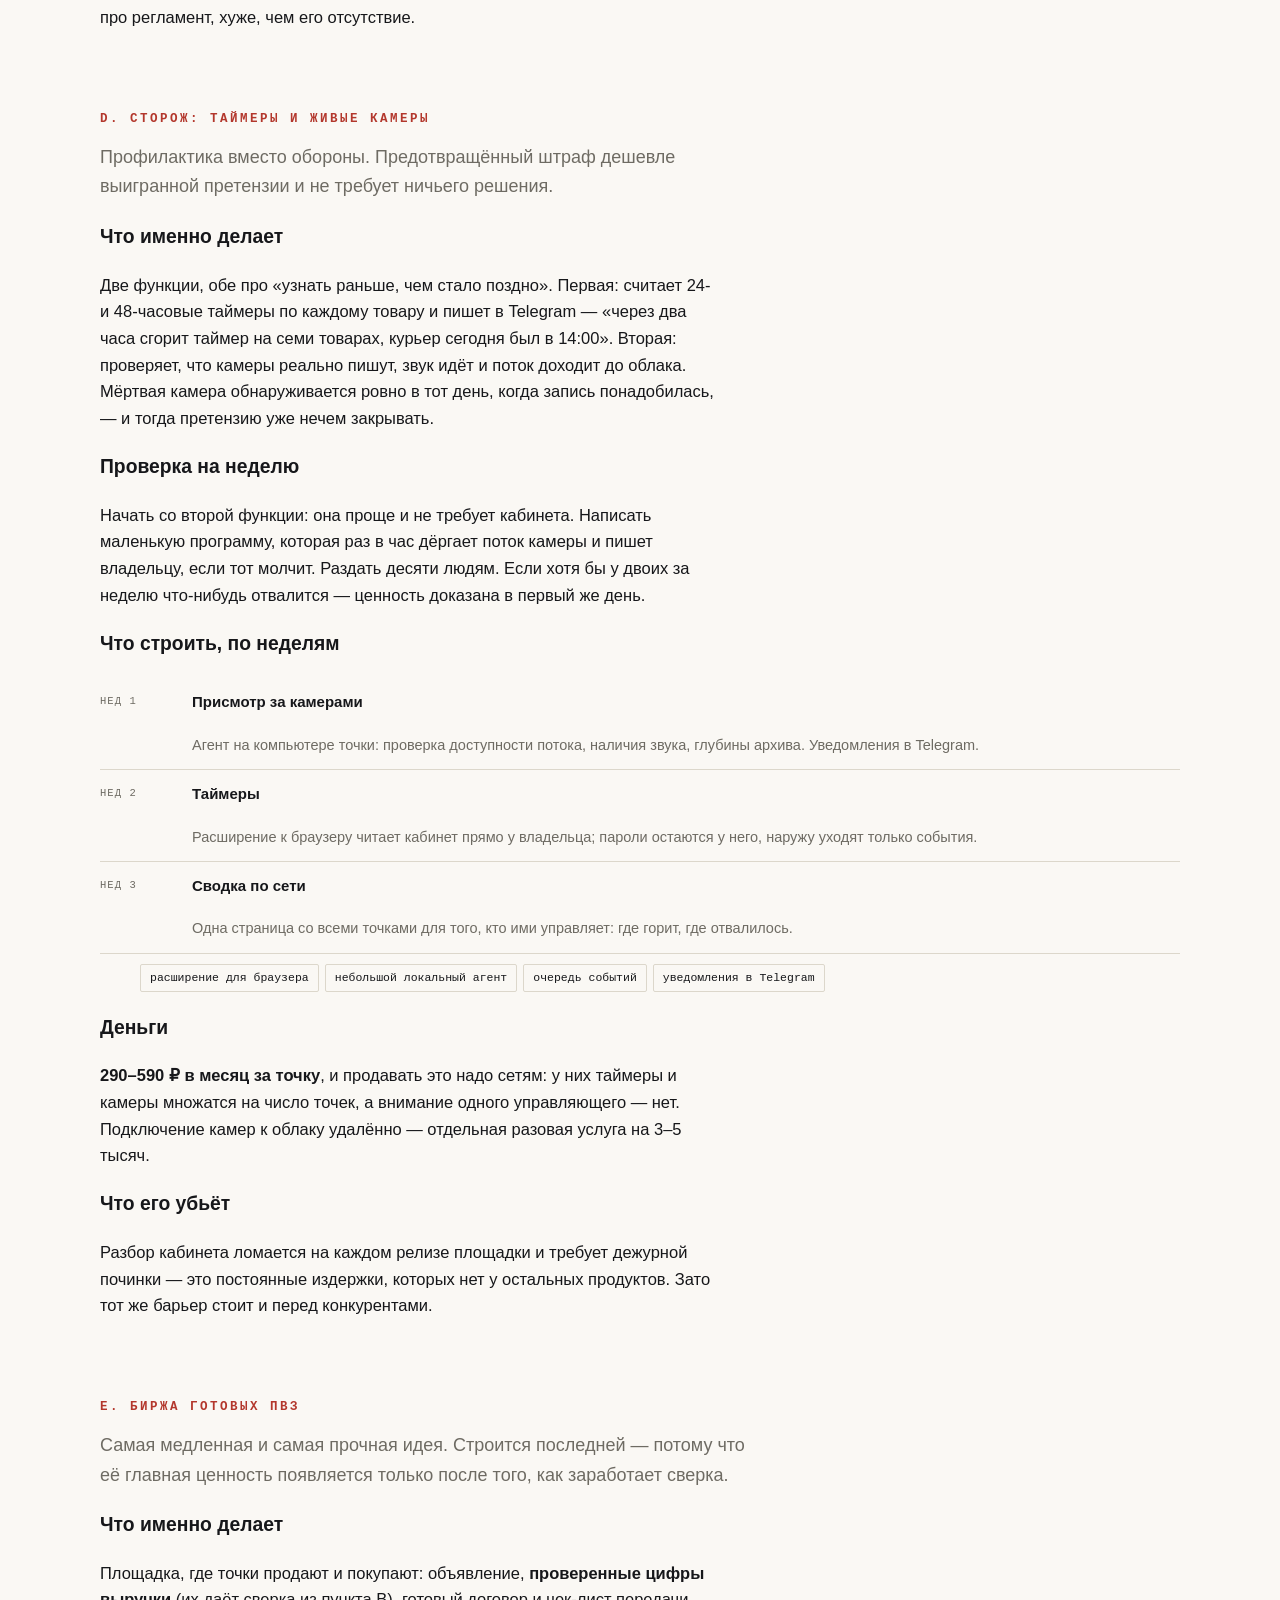
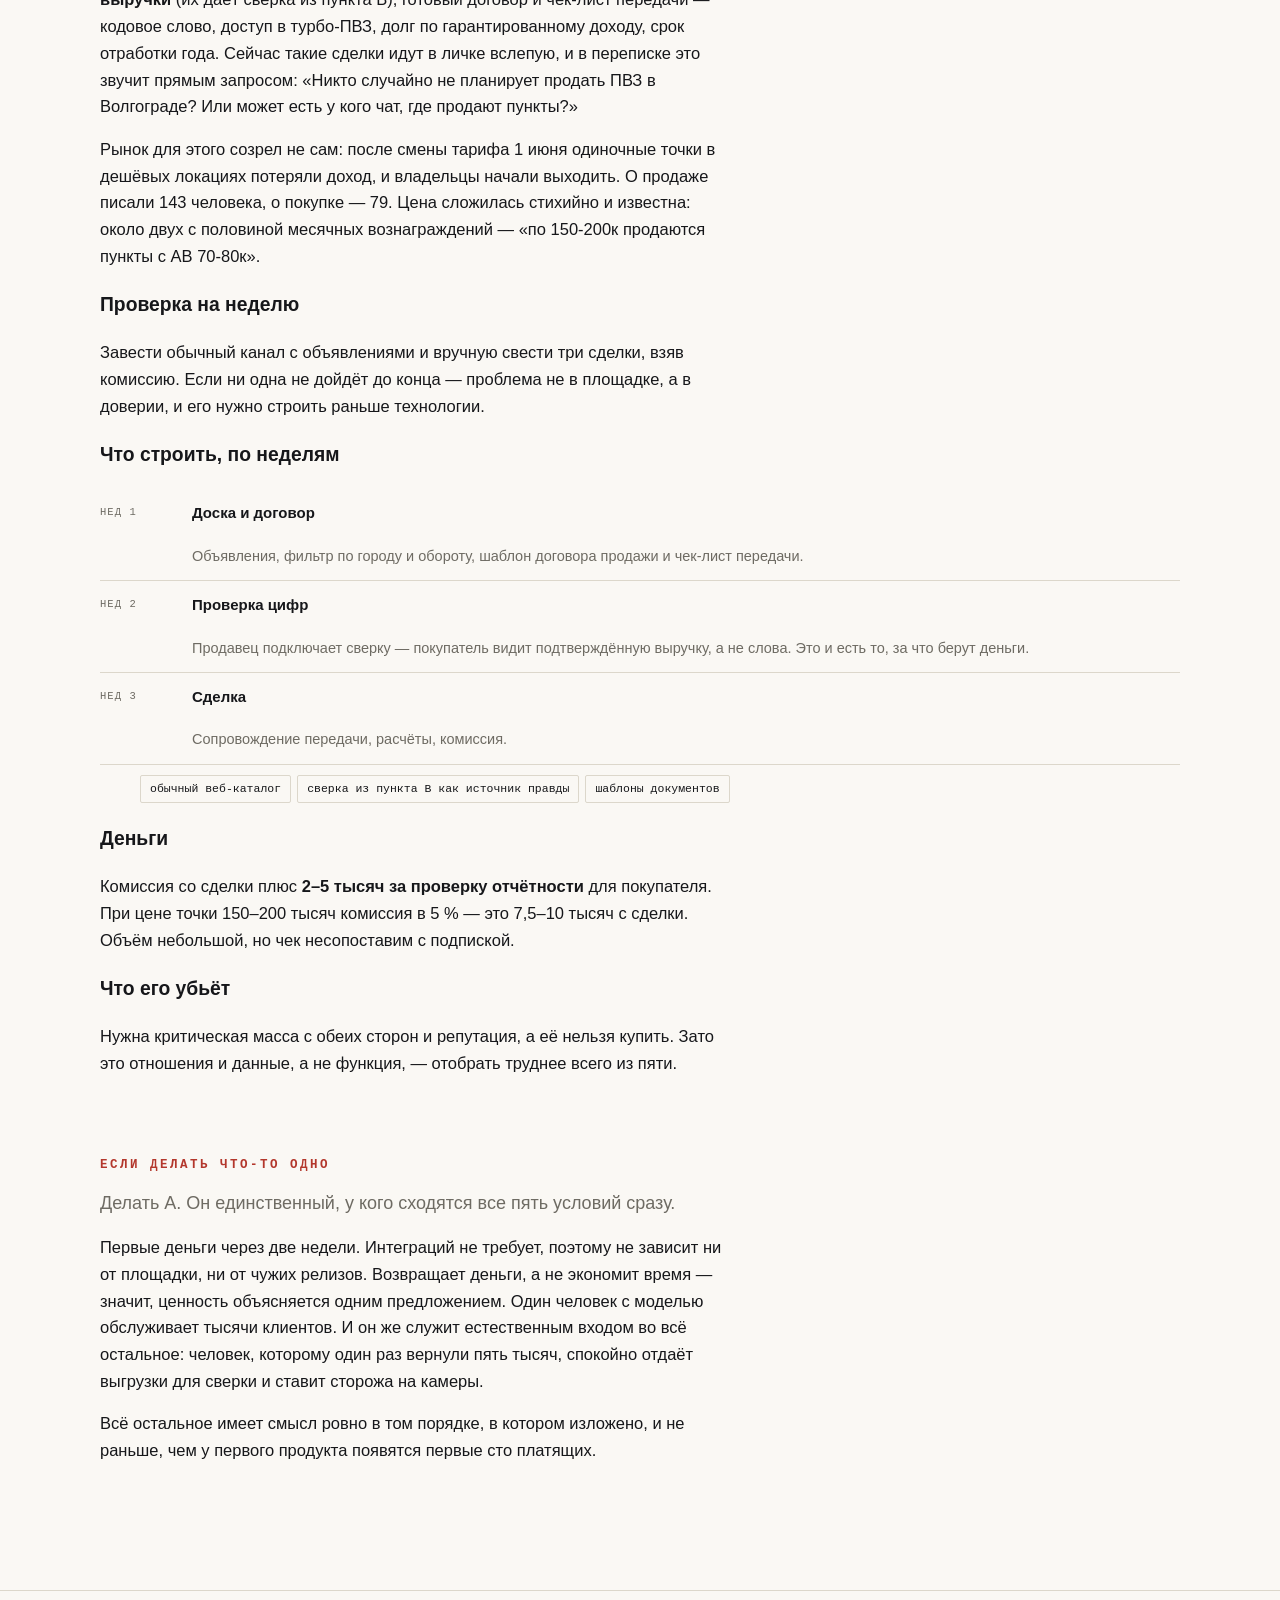
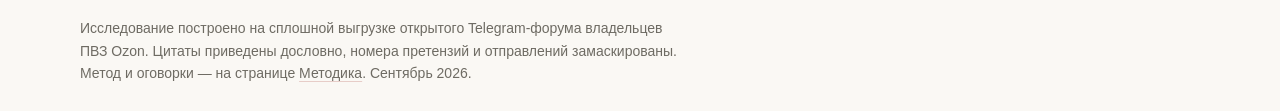
<file: plan.html>
<!doctype html>
<html lang="ru">
<head>
<meta charset="utf-8">
<meta name="viewport" content="width=device-width,initial-scale=1">
<title>План запуска: как заработать на болях владельцев ПВЗ Ozon</title>
<meta name="description" content="Пять продуктов для владельцев ПВЗ Ozon, доведённых до плана: что строить, на чём, за сколько недель, по какой цене и как проверить спрос за неделю.">
<meta property="og:title" content="План запуска: как заработать на болях владельцев ПВЗ Ozon">
<meta property="og:description" content="Пять продуктов для владельцев ПВЗ Ozon, доведённых до плана: что строить, на чём, за сколько недель, по какой цене и как проверить спрос за неделю.">
<meta property="og:type" content="article">
<meta name="color-scheme" content="light dark">
<link rel="stylesheet" href="assets/site.css">
<link rel="icon" href="data:image/svg+xml,<svg xmlns=%22http://www.w3.org/2000/svg%22 viewBox=%220 0 100 100%22><text y=%22.92em%22 font-size=%2292%22>📦</text></svg>">
<script>
  /* Тему ставим до отрисовки, иначе тёмная страница мигнёт белым. */
  (function () {
    try { var t = localStorage.getItem('theme');
           if (t) document.documentElement.setAttribute('data-theme', t); } catch (e) {}
  })();
</script>
</head>
<body>
<header class="top">
  <a class="brand" href="index.html"><span class="mark">ПВЗ</span>исследование болей</a>
  <nav><a href="index.html">Обзор</a><a href="economics.html">Экономика</a><a href="pains.html">Все боли</a><a href="money.html">Где деньги</a><a href="plan.html" class=here>План</a><a href="sellers.html">Селлеры</a><a href="method.html">Методика</a></nav>
  <button id="theme" type="button" aria-label="Переключить тему">☾</button>
</header>
<main class="wrap">
<div class="pagehead">
  <h1>План запуска</h1>
  <p class="sub">Пять идей, доведённых до недель, стека и цены. С проверкой, которая убивает идею за семь дней, если она мертва — до того, как на неё потрачен месяц.</p>
</div>
<section>
  <h2>Как читать этот план</h2>
  <p class="lead">Порядок не случайный: это очередь запуска. Первый продукт
  приносит деньги через две недели и кормит остальные. Третий бесплатный и нужен
  ровно для того, чтобы к первому приходили люди. Пятый строится на данных,
  которые к тому времени уже накопятся сами.</p>

  <p>У каждого пункта есть <b>проверка на неделю</b> — дешёвый способ узнать,
  что идея мертва, до того как в неё вложен месяц. Это не формальность: две из
  пяти идей в этом исследовании уже погибли на такой проверке, и лучше бы им
  погибнуть раньше.</p>

  <div class="callout">
    <span class="lines-l">Общее ограничение, о котором надо помнить всё время</span>
    <p>Публичного API для партнёра-ПВЗ у Ozon нет — наружу отдаётся только
    Seller API для продавцов. Значит, любой продукт, которому нужны данные из
    кабинета, читает их либо у человека в браузере (расширение), либо не читает
    вовсе и работает с тем, что человек пришлёт сам. Первый путь даёт больше
    возможностей и ломается на каждом релизе площадки; второй работает всегда,
    но требует действия от пользователя. Начинать надо со второго — он не
    зависит ни от кого.</p>
  </div>
</section>

<section>
  <h2>A. Ответ на претензию за сорок секунд</h2>
  <p class="lead">Флагман. Единственный продукт здесь, который возвращает деньги
  напрямую, а не экономит время, — поэтому он же и единственный, который можно
  продавать процентом от результата.</p>

  <h3>Что именно делает</h3>
  <p>Владелец пересылает боту скриншот или текст претензии. Бот распознаёт
  номер претензии, дату, номер постинга и сумму; определяет тип нарушения;
  считает, какие временные окна записи нужны для доказательства; и отдаёт три
  вещи: готовый текст возражения, список таймкодов для выгрузки с камеры и
  чек-лист «что приложить». Человек вырезает видео и жмёт «отправить».</p>
  <p>Ничего не интегрируется. Формат входа уже придуман не нами: в форуме есть
  ветка, где добровольцы разбирают претензии по строгой форме из шести полей.
  Мы автоматизируем ровно эту форму.</p>

  <h3>Проверка на неделю</h3>
  <p>Не писать ни строчки кода. Взять из корпуса тридцать реальных претензий,
  руками составить на них ответы и предложить десяти владельцам разобрать их
  претензию бесплатно в обмен на обратную связь. Если из десяти согласятся
  меньше пяти — спроса нет. Если согласятся и потом спросят «а можно ещё» —
  спрос есть, и заодно получен размеченный набор для шаблонов.</p>

  <h3>Что строить, по неделям</h3>
  <ol class="weeks">
    <li><b>Разбор и шаблоны</b><span>Телеграм-бот принимает текст и картинку,
    распознаёт поля модели. Десять шаблонов возражений под типовые основания:
    невозврат, утеря, недостача, срок отправки, график работы, брендинг.
    Хранилище — одна таблица.</span></li>
    <li><b>Таймкоды и выпуск</b><span>Калькулятор окон записи от даты и типа
    претензии. Оплата подпиской через любой платёжный провайдер. Первые
    двадцать пользователей из тех, кому уже помогли руками.</span></li>
  </ol>
  <ul class="stack">
    <li>Telegram Bot API</li><li>Python + aiogram</li><li>LLM для разбора и текста</li>
    <li>OCR для скриншотов</li><li>Postgres</li><li>платёжка с рекуррентом</li>
  </ul>

  <h3>Деньги</h3>
  <p>Подписка <b>590 ₽ в месяц</b> — это около шести процентов от того, что
  продукт возвращает при медианном раскладе, и одна отбитая претензия окупает
  её на восемь месяцев вперёд. Альтернатива для нижнего сегмента: бесплатно,
  но <b>25 % от возвращённой суммы</b> — берётся только с тех претензий, которые
  реально аннулировали. Второй вариант продаётся легче, но требует доверия и
  ручной сверки результата; начинать проще с подписки.</p>

  <h3>Что его убьёт</h3>
  <p>Ozon встроит помощника прямо в кабинет. Вероятность есть, но мотива у
  площадки нет: помогать оспаривать собственные удержания — значит уменьшать
  свою же выручку. Более реальный риск — невозможность подтвердить результат:
  пока нет доступа к кабинету, «отбили» известно только со слов клиента.
  Поэтому модель «процент от возвращённого» откладывается на второй этап.</p>
</section>

<section>
  <h2>B. Сверка денег: где Ozon недоплатил</h2>
  <p class="lead">Второй продукт с прямым возвратом денег и единственный,
  который можно продавать вообще без риска для покупателя.</p>

  <h3>Что именно делает</h3>
  <p>Владелец выгружает из кабинета три файла: отчёт по вознаграждению,
  аналитику и обороты. Сервис сверяет их между собой и с фактом выдач и
  показывает построчно, где не сходится и на сколько. В переписке эта боль
  звучит буквально: «в аналитике одна сумма, в отчёте разница в 3 тысячи»,
  «разбег в 70 000», «кто-нибудь сверял отчёт, который присылают на проверку?
  как вы проверяете его?». Сейчас отчёт подписывают вслепую, потому что сверить
  его нечем.</p>

  <h3>Проверка на неделю</h3>
  <p>Попросить у пяти владельцев выгрузки за один месяц и свести их в обычной
  таблице руками. Если хотя бы у двоих найдётся расхождение больше тысячи
  рублей — продукт есть. Если у всех сходится копейка в копейку — идея мертва,
  и это выяснится за пять вечеров.</p>

  <h3>Что строить, по неделям</h3>
  <ol class="weeks">
    <li><b>Разбор форматов</b><span>Парсер выгрузок кабинета, приведение к
    единой схеме, сопоставление сущностей по номерам отправлений.</span></li>
    <li><b>Правила расхождений</b><span>Первый десяток правил: выдача есть —
    начисления нет; сумма не совпадает; удержание без основания; претензия
    аннулирована, а деньги не вернулись.</span></li>
    <li><b>Отчёт и оплата</b><span>Человеческий отчёт «вот здесь вам должны
    столько-то» с выгрузкой для отправки в поддержку. Оплата процентом от
    найденного.</span></li>
  </ol>
  <ul class="stack">
    <li>Python + pandas</li><li>загрузка файлов в боте</li><li>Postgres</li>
    <li>генерация PDF-отчёта</li>
  </ul>

  <h3>Деньги</h3>
  <p><b>Процент от найденного</b> — самая лёгкая продажа из возможных: клиент не
  платит, пока не увидит деньги. Разумная ставка 20–30 %. Для сетей — подписка
  <b>990 ₽ за аккаунт</b> с автоматической ежемесячной сверкой всех точек.</p>

  <h3>Что его убьёт</h3>
  <p>Форматы выгрузок меняются, и парсер придётся чинить. И нужен доступ к
  финансовым файлам — это доверие, которое зарабатывается медленно. Зато
  результат измерим в рублях с первого файла, а такие продукты рекомендуют
  друг другу сами.</p>
</section>

<section>
  <h2>C. Ассистент по правилам</h2>
  <p class="lead">Единственный бесплатный пункт в этом списке. Он здесь не ради
  денег, а ради того, чтобы к платным продуктам было кому приходить.</p>

  <h3>Что именно делает</h3>
  <p>Отвечает на «а как правильно» по базе знаний Ozon и по разобранному опыту
  сообщества, со ссылкой на источник. Вопросов в корпусе почти сорок тысяч, и
  отвечают на них два-три добровольца — один из них написал больше девяти тысяч
  сообщений за восемь месяцев. Это живая очередь, которую можно снять.</p>

  <h3>Проверка на неделю</h3>
  <p>Собрать сто реальных вопросов из корпуса, ответить на них моделью по уже
  собранному корпусу и показать ответы трём опытным владельцам. Если они
  забракуют больше трети — точности не хватает, и продукт опасен: неверный ответ
  про регламент стоит человеку денег.</p>

  <h3>Что строить, по неделям</h3>
  <ol class="weeks">
    <li><b>Поисковая база</b><span>Индекс по базе знаний площадки и по
    разобранному корпусу переписки. Ответ строго со ссылкой на источник и с
    честным «не знаю», когда источника нет.</span></li>
  </ol>
  <ul class="stack">
    <li>векторный поиск</li><li>LLM с обязательной цитатой источника</li>
    <li>Telegram Bot API</li>
  </ul>

  <h3>Деньги</h3>
  <p>Напрямую — нисколько. Косвенно — это канал: каждый вопрос про претензию
  заканчивается предложением разобрать её целиком. Плюс еженедельная рассылка
  «что изменилось у Ozon» простым языком: самое дешёвое в производстве и лучшее
  по удержанию, что здесь вообще можно сделать.</p>

  <h3>Что его убьёт</h3>
  <p>Копируется за выходные. Защищать надо не бота, а корпус ответов и доступ к
  аудитории — то есть сообщество. И помнить: ассистент, который уверенно врёт
  про регламент, хуже, чем его отсутствие.</p>
</section>

<section>
  <h2>D. Сторож: таймеры и живые камеры</h2>
  <p class="lead">Профилактика вместо обороны. Предотвращённый штраф дешевле
  выигранной претензии и не требует ничьего решения.</p>

  <h3>Что именно делает</h3>
  <p>Две функции, обе про «узнать раньше, чем стало поздно». Первая: считает
  24- и 48-часовые таймеры по каждому товару и пишет в Telegram — «через два
  часа сгорит таймер на семи товарах, курьер сегодня был в 14:00». Вторая:
  проверяет, что камеры реально пишут, звук идёт и поток доходит до облака.
  Мёртвая камера обнаруживается ровно в тот день, когда запись понадобилась, —
  и тогда претензию уже нечем закрывать.</p>

  <h3>Проверка на неделю</h3>
  <p>Начать со второй функции: она проще и не требует кабинета. Написать
  маленькую программу, которая раз в час дёргает поток камеры и пишет владельцу,
  если тот молчит. Раздать десяти людям. Если хотя бы у двоих за неделю
  что-нибудь отвалится — ценность доказана в первый же день.</p>

  <h3>Что строить, по неделям</h3>
  <ol class="weeks">
    <li><b>Присмотр за камерами</b><span>Агент на компьютере точки: проверка
    доступности потока, наличия звука, глубины архива. Уведомления в
    Telegram.</span></li>
    <li><b>Таймеры</b><span>Расширение к браузеру читает кабинет прямо у
    владельца; пароли остаются у него, наружу уходят только события.</span></li>
    <li><b>Сводка по сети</b><span>Одна страница со всеми точками для того, кто
    ими управляет: где горит, где отвалилось.</span></li>
  </ol>
  <ul class="stack">
    <li>расширение для браузера</li><li>небольшой локальный агент</li>
    <li>очередь событий</li><li>уведомления в Telegram</li>
  </ul>

  <h3>Деньги</h3>
  <p><b>290–590 ₽ в месяц за точку</b>, и продавать это надо сетям: у них
  таймеры и камеры множатся на число точек, а внимание одного управляющего — нет.
  Подключение камер к облаку удалённо — отдельная разовая услуга на 3–5 тысяч.</p>

  <h3>Что его убьёт</h3>
  <p>Разбор кабинета ломается на каждом релизе площадки и требует дежурной
  починки — это постоянные издержки, которых нет у остальных продуктов. Зато
  тот же барьер стоит и перед конкурентами.</p>
</section>

<section>
  <h2>E. Биржа готовых ПВЗ</h2>
  <p class="lead">Самая медленная и самая прочная идея. Строится последней —
  потому что её главная ценность появляется только после того, как заработает
  сверка.</p>

  <h3>Что именно делает</h3>
  <p>Площадка, где точки продают и покупают: объявление, <b>проверенные цифры
  выручки</b> (их даёт сверка из пункта B), готовый договор и чек-лист передачи —
  кодовое слово, доступ в турбо-ПВЗ, долг по гарантированному доходу, срок
  отработки года. Сейчас такие сделки идут в личке вслепую, и в переписке это
  звучит прямым запросом: «Никто случайно не планирует продать ПВЗ в Волгограде?
  Или может есть у кого чат, где продают пункты?»</p>
  <p>Рынок для этого созрел не сам: после смены тарифа 1 июня одиночные точки в
  дешёвых локациях потеряли доход, и владельцы начали выходить. О продаже писали
  143 человека, о покупке — 79. Цена сложилась стихийно и известна: около двух с
  половиной месячных вознаграждений — «по 150-200к продаются пункты с АВ 70-80к».</p>

  <h3>Проверка на неделю</h3>
  <p>Завести обычный канал с объявлениями и вручную свести три сделки, взяв
  комиссию. Если ни одна не дойдёт до конца — проблема не в площадке, а в
  доверии, и его нужно строить раньше технологии.</p>

  <h3>Что строить, по неделям</h3>
  <ol class="weeks">
    <li><b>Доска и договор</b><span>Объявления, фильтр по городу и обороту,
    шаблон договора продажи и чек-лист передачи.</span></li>
    <li><b>Проверка цифр</b><span>Продавец подключает сверку — покупатель видит
    подтверждённую выручку, а не слова. Это и есть то, за что берут деньги.</span></li>
    <li><b>Сделка</b><span>Сопровождение передачи, расчёты, комиссия.</span></li>
  </ol>
  <ul class="stack">
    <li>обычный веб-каталог</li><li>сверка из пункта B как источник правды</li>
    <li>шаблоны документов</li>
  </ul>

  <h3>Деньги</h3>
  <p>Комиссия со сделки плюс <b>2–5 тысяч за проверку отчётности</b> для
  покупателя. При цене точки 150–200 тысяч комиссия в 5 % — это 7,5–10 тысяч с
  сделки. Объём небольшой, но чек несопоставим с подпиской.</p>

  <h3>Что его убьёт</h3>
  <p>Нужна критическая масса с обеих сторон и репутация, а её нельзя купить.
  Зато это отношения и данные, а не функция, — отобрать труднее всего из пяти.</p>
</section>

<section>
  <h2>Если делать что-то одно</h2>
  <p class="lead">Делать A. Он единственный, у кого сходятся все пять условий
  сразу.</p>
  <p>Первые деньги через две недели. Интеграций не требует, поэтому не зависит
  ни от площадки, ни от чужих релизов. Возвращает деньги, а не экономит время —
  значит, ценность объясняется одним предложением. Один человек с моделью
  обслуживает тысячи клиентов. И он же служит естественным входом во всё
  остальное: человек, которому один раз вернули пять тысяч, спокойно отдаёт
  выгрузки для сверки и ставит сторожа на камеры.</p>
  <p>Всё остальное имеет смысл ровно в том порядке, в котором изложено, и не
  раньше, чем у первого продукта появятся первые сто платящих.</p>
</section>

</main>
<footer class="foot">
  <p>Исследование построено на сплошной выгрузке открытого Telegram-форума
  владельцев ПВЗ Ozon. Цитаты приведены дословно, номера претензий и отправлений
  замаскированы. Метод и оговорки — на странице <a href="method.html">Методика</a>.
  Сентябрь 2026.</p>
</footer>
<script src="assets/site.js"></script>
</body>
</html>
</file>
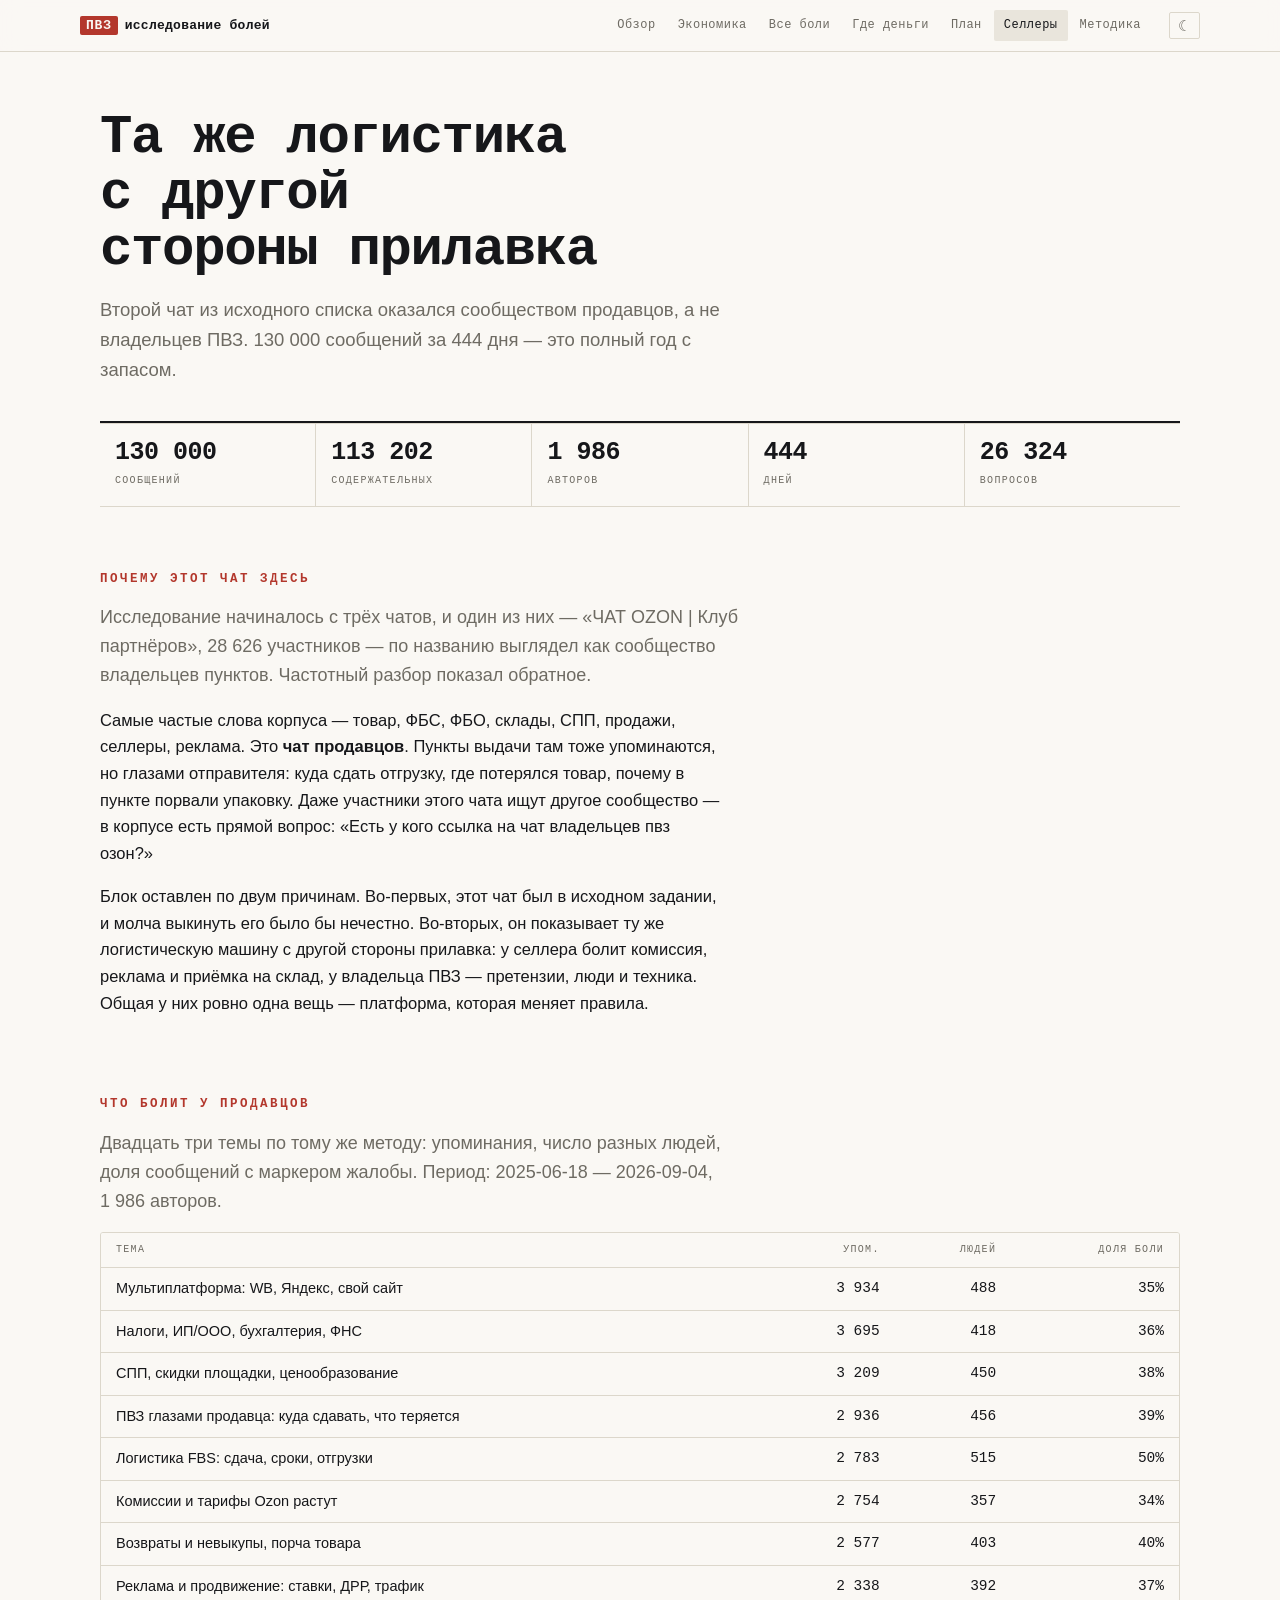
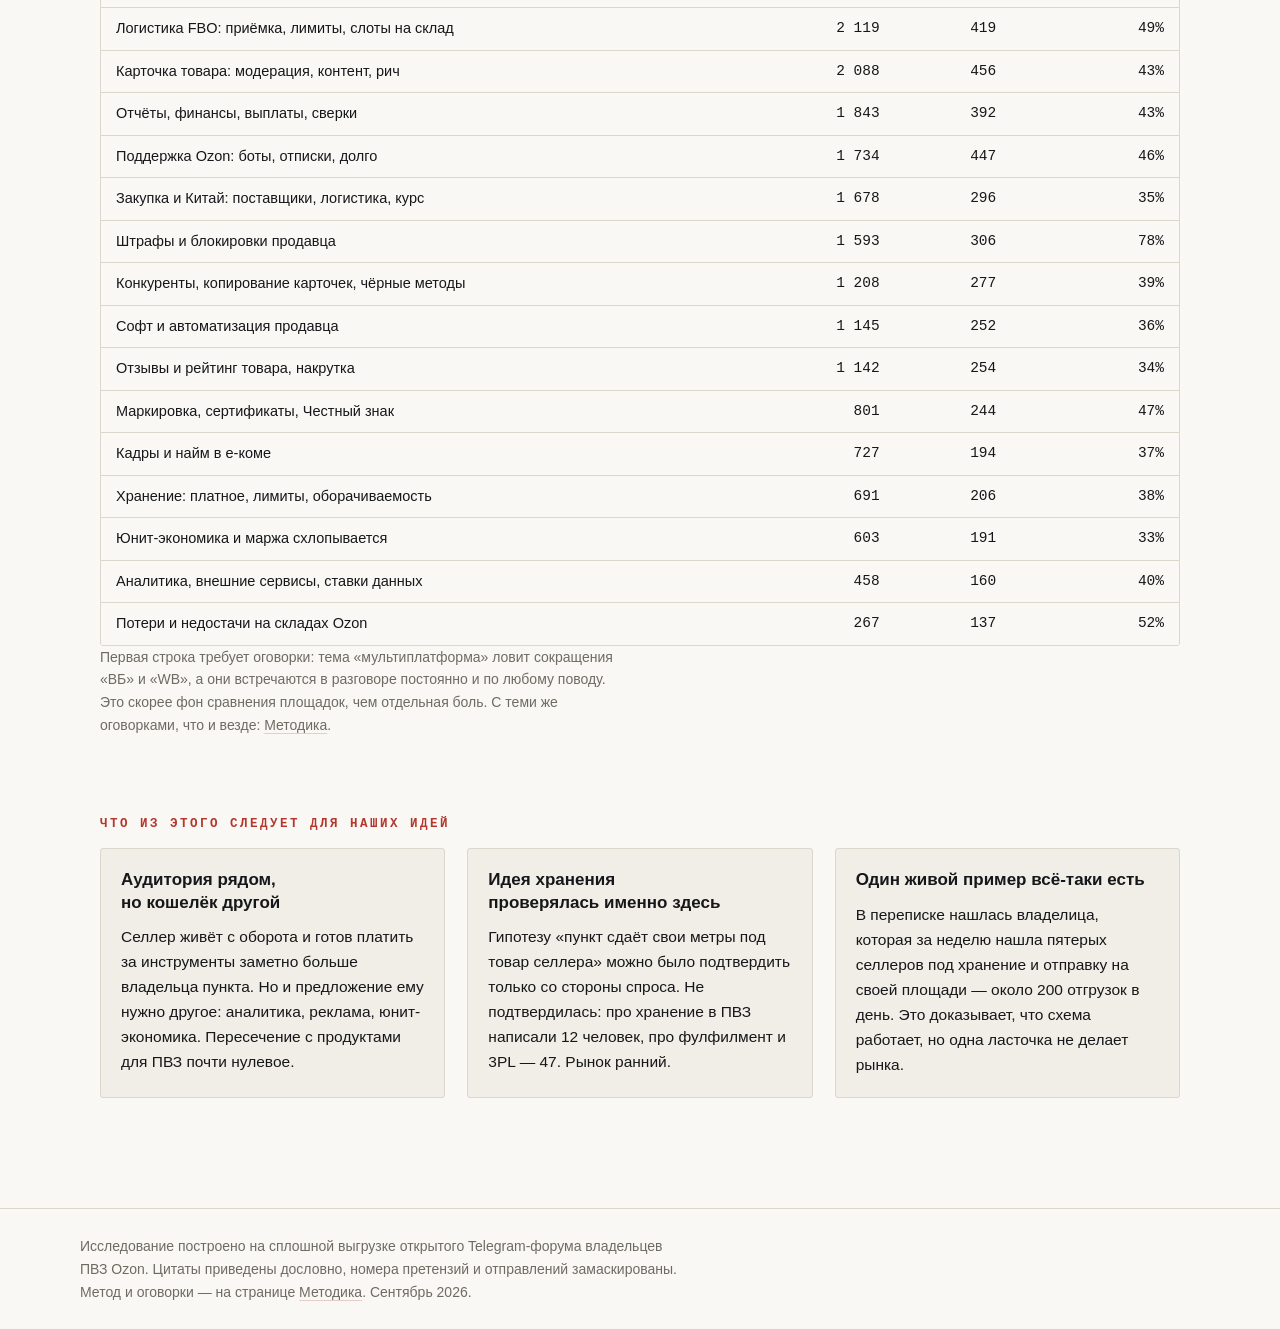
<file: sellers.html>
<!doctype html>
<html lang="ru">
<head>
<meta charset="utf-8">
<meta name="viewport" content="width=device-width,initial-scale=1">
<title>Чат селлеров Ozon — что болит у продавцов</title>
<meta name="description" content="Боли селлеров Ozon по 130 000 сообщений чата продавцов: комиссии, логистика FBS и FBO, штрафы, поддержка.">
<meta property="og:title" content="Чат селлеров Ozon — что болит у продавцов">
<meta property="og:description" content="Боли селлеров Ozon по 130 000 сообщений чата продавцов: комиссии, логистика FBS и FBO, штрафы, поддержка.">
<meta property="og:type" content="article">
<meta name="color-scheme" content="light dark">
<link rel="stylesheet" href="assets/site.css">
<link rel="icon" href="data:image/svg+xml,<svg xmlns=%22http://www.w3.org/2000/svg%22 viewBox=%220 0 100 100%22><text y=%22.92em%22 font-size=%2292%22>📦</text></svg>">
<script>
  /* Тему ставим до отрисовки, иначе тёмная страница мигнёт белым. */
  (function () {
    try { var t = localStorage.getItem('theme');
           if (t) document.documentElement.setAttribute('data-theme', t); } catch (e) {}
  })();
</script>
</head>
<body>
<header class="top">
  <a class="brand" href="index.html"><span class="mark">ПВЗ</span>исследование болей</a>
  <nav><a href="index.html">Обзор</a><a href="economics.html">Экономика</a><a href="pains.html">Все боли</a><a href="money.html">Где деньги</a><a href="plan.html">План</a><a href="sellers.html" class=here>Селлеры</a><a href="method.html">Методика</a></nav>
  <button id="theme" type="button" aria-label="Переключить тему">☾</button>
</header>
<main class="wrap">
<div class="pagehead">
  <h1>Та же логистика с другой стороны прилавка</h1>
  <p class="sub">Второй чат из исходного списка оказался сообществом продавцов, а не владельцев ПВЗ. 130 000 сообщений за 444 дня — это полный год с запасом.</p>
</div>
<section class="fields"><div class="fact"><div class="fact-n">130 000</div><div class="fact-l">сообщений</div></div><div class="fact"><div class="fact-n">113 202</div><div class="fact-l">содержательных</div></div><div class="fact"><div class="fact-n">1 986</div><div class="fact-l">авторов</div></div><div class="fact"><div class="fact-n">444</div><div class="fact-l">дней</div></div><div class="fact"><div class="fact-n">26 324</div><div class="fact-l">вопросов</div></div></section>

<section>
  <h2>Почему этот чат здесь</h2>
  <p class="lead">Исследование начиналось с трёх чатов, и один из них —
  «ЧАТ OZON | Клуб партнёров», 28 626 участников — по названию выглядел как
  сообщество владельцев пунктов. Частотный разбор показал обратное.</p>

  <p>Самые частые слова корпуса — товар, ФБС, ФБО, склады, СПП, продажи,
  селлеры, реклама. Это <b>чат продавцов</b>. Пункты выдачи там тоже
  упоминаются, но глазами отправителя: куда сдать отгрузку, где потерялся товар,
  почему в пункте порвали упаковку. Даже участники этого чата ищут другое
  сообщество — в корпусе есть прямой вопрос: «Есть у кого ссылка на чат
  владельцев пвз озон?»</p>

  <p>Блок оставлен по двум причинам. Во-первых, этот чат был в исходном задании,
  и молча выкинуть его было бы нечестно. Во-вторых, он показывает ту же
  логистическую машину с другой стороны прилавка: у селлера болит комиссия,
  реклама и приёмка на склад, у владельца ПВЗ — претензии, люди и техника. Общая
  у них ровно одна вещь — платформа, которая меняет правила.</p>
</section>

<section>
  <h2>Что болит у продавцов</h2>
  <p class="lead">Двадцать три темы по тому же методу: упоминания, число разных
  людей, доля сообщений с маркером жалобы. Период: 2025-06-18 — 2026-09-04,
  1 986 авторов.</p>
  <div class="tablewrap"><table><thead><tr><th>тема</th><th class="n">упом.</th><th class="n">людей</th><th class="n">доля боли</th></tr></thead><tbody><tr><td>Мультиплатформа: WB, Яндекс, свой сайт</td><td class="n">3 934</td><td class="n">488</td><td class="n">35%</td></tr><tr><td>Налоги, ИП/ООО, бухгалтерия, ФНС</td><td class="n">3 695</td><td class="n">418</td><td class="n">36%</td></tr><tr><td>СПП, скидки площадки, ценообразование</td><td class="n">3 209</td><td class="n">450</td><td class="n">38%</td></tr><tr><td>ПВЗ глазами продавца: куда сдавать, что теряется</td><td class="n">2 936</td><td class="n">456</td><td class="n">39%</td></tr><tr><td>Логистика FBS: сдача, сроки, отгрузки</td><td class="n">2 783</td><td class="n">515</td><td class="n">50%</td></tr><tr><td>Комиссии и тарифы Ozon растут</td><td class="n">2 754</td><td class="n">357</td><td class="n">34%</td></tr><tr><td>Возвраты и невыкупы, порча товара</td><td class="n">2 577</td><td class="n">403</td><td class="n">40%</td></tr><tr><td>Реклама и продвижение: ставки, ДРР, трафик</td><td class="n">2 338</td><td class="n">392</td><td class="n">37%</td></tr><tr><td>Логистика FBO: приёмка, лимиты, слоты на склад</td><td class="n">2 119</td><td class="n">419</td><td class="n">49%</td></tr><tr><td>Карточка товара: модерация, контент, рич</td><td class="n">2 088</td><td class="n">456</td><td class="n">43%</td></tr><tr><td>Отчёты, финансы, выплаты, сверки</td><td class="n">1 843</td><td class="n">392</td><td class="n">43%</td></tr><tr><td>Поддержка Ozon: боты, отписки, долго</td><td class="n">1 734</td><td class="n">447</td><td class="n">46%</td></tr><tr><td>Закупка и Китай: поставщики, логистика, курс</td><td class="n">1 678</td><td class="n">296</td><td class="n">35%</td></tr><tr><td>Штрафы и блокировки продавца</td><td class="n">1 593</td><td class="n">306</td><td class="n">78%</td></tr><tr><td>Конкуренты, копирование карточек, чёрные методы</td><td class="n">1 208</td><td class="n">277</td><td class="n">39%</td></tr><tr><td>Софт и автоматизация продавца</td><td class="n">1 145</td><td class="n">252</td><td class="n">36%</td></tr><tr><td>Отзывы и рейтинг товара, накрутка</td><td class="n">1 142</td><td class="n">254</td><td class="n">34%</td></tr><tr><td>Маркировка, сертификаты, Честный знак</td><td class="n">801</td><td class="n">244</td><td class="n">47%</td></tr><tr><td>Кадры и найм в е-коме</td><td class="n">727</td><td class="n">194</td><td class="n">37%</td></tr><tr><td>Хранение: платное, лимиты, оборачиваемость</td><td class="n">691</td><td class="n">206</td><td class="n">38%</td></tr><tr><td>Юнит-экономика и маржа схлопывается</td><td class="n">603</td><td class="n">191</td><td class="n">33%</td></tr><tr><td>Аналитика, внешние сервисы, ставки данных</td><td class="n">458</td><td class="n">160</td><td class="n">40%</td></tr><tr><td>Потери и недостачи на складах Ozon</td><td class="n">267</td><td class="n">137</td><td class="n">52%</td></tr></tbody></table></div>
  <p class="note">Первая строка требует оговорки: тема «мультиплатформа» ловит
  сокращения «ВБ» и «WB», а они встречаются в разговоре постоянно и по любому
  поводу. Это скорее фон сравнения площадок, чем отдельная боль. С теми же
  оговорками, что и везде: <a href="method.html">Методика</a>.</p>
</section>

<section>
  <h2>Что из этого следует для наших идей</h2>
  <div class="cards">
    <div class="card">
      <h3>Аудитория рядом, но кошелёк другой</h3>
      <p>Селлер живёт с оборота и готов платить за инструменты заметно больше
      владельца пункта. Но и предложение ему нужно другое: аналитика, реклама,
      юнит-экономика. Пересечение с продуктами для ПВЗ почти нулевое.</p>
    </div>
    <div class="card">
      <h3>Идея хранения проверялась именно здесь</h3>
      <p>Гипотезу «пункт сдаёт свои метры под товар селлера» можно было
      подтвердить только со стороны спроса. Не подтвердилась: про хранение в ПВЗ
      написали 12 человек, про фулфилмент и 3PL — 47. Рынок ранний.</p>
    </div>
    <div class="card">
      <h3>Один живой пример всё-таки есть</h3>
      <p>В переписке нашлась владелица, которая за неделю нашла пятерых
      селлеров под хранение и отправку на своей площади — около 200 отгрузок в
      день. Это доказывает, что схема работает, но одна ласточка не делает
      рынка.</p>
    </div>
  </div>
</section>

</main>
<footer class="foot">
  <p>Исследование построено на сплошной выгрузке открытого Telegram-форума
  владельцев ПВЗ Ozon. Цитаты приведены дословно, номера претензий и отправлений
  замаскированы. Метод и оговорки — на странице <a href="method.html">Методика</a>.
  Сентябрь 2026.</p>
</footer>
<script src="assets/site.js"></script>
</body>
</html>
</file>
<file: assets/site.css>
/* ─────────────────────────────────────────────────────────────────────────
   Боли владельцев ПВЗ Ozon — стиль исследования.

   Замысел: складская опись. Мир ПВЗ — это стеллажи, короба, штрихкоды и
   бумажки-претензии, поэтому весь служебный слой набран моноширинным: номера,
   подписи полей, счётчики. Проза — обычным гротеском. Один акцент, кирпичный,
   и он значит ровно одно: здесь теряются деньги.

   Шрифты системные намеренно: подключать CDN — значит зависеть от чужого
   домена, а встраивать купленные лицензии в публичный сайт нельзя.
   ───────────────────────────────────────────────────────────────────────── */

:root {
  --paper:#FAF8F4;
  --panel:#F1EEE7;
  --panel-2:#E9E5DC;
  --ink:#16171A;
  --muted:#6E6B63;
  --rule:#DCD7CB;
  --claim:#B3372C;
  --claim-soft:#E7CDC8;
  --good:#3F6B4F;
  --grid:#E4E0D6;

  --mono: ui-monospace, SFMono-Regular, "SF Mono", Menlo, Consolas, "Liberation Mono", monospace;
  --sans: ui-sans-serif, -apple-system, BlinkMacSystemFont, "Segoe UI", Roboto,
          "Helvetica Neue", Arial, sans-serif;

  --w: 1120px;
  --gap: 22px;
}

@media (prefers-color-scheme: dark) {
  :root {
    --paper:#121211; --panel:#1B1B19; --panel-2:#232320; --ink:#EBE8E1;
    --muted:#959085; --rule:#302F2A; --claim:#F0705E;
    --claim-soft:#3D211D; --good:#7FAE8F; --grid:#26251F;
  }
}
:root[data-theme="dark"] {
  --paper:#121211; --panel:#1B1B19; --panel-2:#232320; --ink:#EBE8E1;
  --muted:#959085; --rule:#302F2A; --claim:#F0705E;
  --claim-soft:#3D211D; --good:#7FAE8F; --grid:#26251F;
}
:root[data-theme="light"] {
  --paper:#FAF8F4; --panel:#F1EEE7; --panel-2:#E9E5DC; --ink:#16171A;
  --muted:#6E6B63; --rule:#DCD7CB; --claim:#B3372C;
  --claim-soft:#E7CDC8; --good:#3F6B4F; --grid:#E4E0D6;
}

*, *::before, *::after { box-sizing: border-box; }

html { -webkit-text-size-adjust: 100%; }

body {
  margin: 0;
  background: var(--paper);
  color: var(--ink);
  font-family: var(--sans);
  font-size: 16.5px;
  line-height: 1.62;
  -webkit-font-smoothing: antialiased;
  text-rendering: optimizeLegibility;
}

h1, h2, h3, h4 { text-wrap: balance; }
a { color: inherit; text-decoration-color: var(--claim-soft); text-underline-offset: 3px; }
a:hover { text-decoration-color: var(--claim); }
:focus-visible { outline: 2px solid var(--claim); outline-offset: 3px; border-radius: 2px; }

/* ── верхняя панель ────────────────────────────────────────────────────── */
.top {
  position: sticky; top: 0; z-index: 20;
  display: flex; align-items: center; gap: 18px;
  padding: 10px max(20px, calc((100vw - var(--w)) / 2));
  background: color-mix(in srgb, var(--paper) 88%, transparent);
  backdrop-filter: saturate(1.4) blur(10px);
  border-bottom: 1px solid var(--rule);
}
.brand {
  font-family: var(--mono); font-size: 13px; font-weight: 600;
  letter-spacing: .02em; text-decoration: none; white-space: nowrap;
}
.brand .mark {
  background: var(--claim); color: var(--paper); padding: 2px 6px;
  border-radius: 2px; margin-right: 7px; letter-spacing: .06em;
}
.top nav { display: flex; gap: 2px; margin-left: auto; flex-wrap: wrap; }
.top nav a {
  font-family: var(--mono); font-size: 12px; letter-spacing: .04em;
  padding: 6px 10px; border-radius: 2px; text-decoration: none; color: var(--muted);
}
.top nav a:hover { background: var(--panel); color: var(--ink); }
.top nav a.here { color: var(--ink); background: var(--panel-2); }
#theme {
  font-size: 15px; line-height: 1; background: none; border: 1px solid var(--rule);
  color: var(--muted); border-radius: 2px; padding: 5px 8px; cursor: pointer;
}
#theme:hover { color: var(--ink); border-color: var(--muted); }

/* ── каркас ────────────────────────────────────────────────────────────── */
.wrap { max-width: var(--w); margin: 0 auto; padding: 0 20px 110px; }
section { padding-top: 62px; }
section > h2 {
  font-family: var(--mono); font-size: 12.5px; letter-spacing: .2em;
  text-transform: uppercase; color: var(--claim); margin: 0 0 14px; font-weight: 600;
}
section > h2 + .lead { margin-top: 0; }
p { margin: 0 0 16px; max-width: 68ch; }
.lead { font-size: 18px; color: var(--muted); max-width: 66ch; }
.lead b, .lead strong { color: var(--ink); font-weight: 600; }
.note { font-size: 14px; color: var(--muted); }

.pagehead { padding: 58px 0 6px; border-bottom: 2px solid var(--ink); }
.pagehead h1 {
  font-family: var(--mono); font-weight: 600; letter-spacing: -.025em;
  font-size: clamp(30px, 5.4vw, 54px); line-height: 1.03;
  margin: 0 0 18px; max-width: 20ch;
}
.pagehead .sub { font-size: 18.5px; color: var(--muted); max-width: 64ch; margin: 0 0 30px; }

/* ── плитки чисел ──────────────────────────────────────────────────────── */
.fields {
  display: grid; grid-template-columns: repeat(auto-fit, minmax(148px, 1fr));
  gap: 1px; background: var(--rule);
  border-top: 1px solid var(--rule); border-bottom: 1px solid var(--rule);
  padding-top: 0; margin-top: 0;
}
.fact { background: var(--paper); padding: 15px 15px 17px; }
.fact-n {
  font-family: var(--mono); font-size: 25px; font-weight: 600;
  letter-spacing: -.02em; font-variant-numeric: tabular-nums; line-height: 1.1;
}
.fact-l {
  font-family: var(--mono); font-size: 10px; letter-spacing: .13em;
  text-transform: uppercase; color: var(--muted); margin-top: 6px;
}
.fact-l small { display: block; letter-spacing: .06em; text-transform: none; opacity: .85; }

/* ── карточки ──────────────────────────────────────────────────────────── */
.cards { display: grid; gap: var(--gap); grid-template-columns: repeat(auto-fit, minmax(280px, 1fr)); }
.card {
  background: var(--panel); border: 1px solid var(--rule); border-radius: 3px;
  padding: 20px;
}
.card h3 { margin: 0 0 10px; font-size: 17px; line-height: 1.3; }
.card p { margin: 0; font-size: 15.5px; }
.card b { font-variant-numeric: tabular-nums; }

/* ── хронология ────────────────────────────────────────────────────────── */
.timeline { list-style: none; margin: 0; padding: 0; border-left: 2px solid var(--rule); }
.timeline li { padding: 0 0 22px 22px; position: relative; max-width: 68ch; }
.timeline li::before {
  content: ""; position: absolute; left: -7px; top: 9px; width: 12px; height: 12px;
  background: var(--claim); border-radius: 50%; border: 3px solid var(--paper);
}
.timeline b { font-family: var(--mono); font-size: 14px; letter-spacing: .02em; }

/* ── графики ───────────────────────────────────────────────────────────── */
.chartwrap {
  overflow-x: auto; border: 1px solid var(--rule); background: var(--panel);
  padding: 18px 16px 10px; border-radius: 3px;
}
.chart { display: block; min-width: 660px; width: 100%; height: auto; }
.chart .bar { fill: var(--claim); opacity: .85; }
.chart .lbl { font-family: var(--mono); font-size: 10.5px; fill: var(--muted); }
.chart .val {
  font-family: var(--mono); font-size: 10.5px; fill: var(--ink);
  font-variant-numeric: tabular-nums;
}
.spark { width: 132px; height: 30px; display: block; overflow: visible; }
.spark-line { fill: none; stroke: var(--claim); stroke-width: 1.4; stroke-linejoin: round; vector-effect: non-scaling-stroke; }
.spark-fill { fill: var(--claim); opacity: .12; }
.spark-dot { fill: var(--claim); }

/* ── зонты по разделам ─────────────────────────────────────────────────── */
.umbrellas { display: grid; gap: 1px; background: var(--rule); border: 1px solid var(--rule); }
.umb {
  background: var(--paper); padding: 14px 16px; display: grid;
  grid-template-columns: minmax(0, 1fr) 92px 84px 78px 140px; gap: 14px; align-items: center;
}
.umb-name { font-size: 15px; }
.umb-name small {
  display: block; font-family: var(--mono); font-size: 10px; letter-spacing: .12em;
  text-transform: uppercase; color: var(--muted); margin-top: 3px;
}
.umb .n { font-family: var(--mono); text-align: right; font-variant-numeric: tabular-nums; font-size: 14px; }
.umb .n small { display: block; font-size: 9.5px; letter-spacing: .1em; text-transform: uppercase; color: var(--muted); }
.umb .track { height: 8px; }

/* ── список тем ────────────────────────────────────────────────────────── */
.filters { display: flex; flex-wrap: wrap; gap: 6px; margin: 26px 0 20px; }
.filters button {
  font-family: var(--mono); font-size: 11px; letter-spacing: .08em;
  padding: 6px 11px; border: 1px solid var(--rule); background: var(--paper);
  color: var(--muted); border-radius: 2px; cursor: pointer;
}
.filters button:hover { color: var(--ink); border-color: var(--muted); }
.filters button.on { background: var(--claim); border-color: var(--claim); color: var(--paper); }

.legend, .row > summary {
  display: grid;
  grid-template-columns: 42px minmax(0, 1fr) 92px 66px 56px 46px 140px;
  gap: 13px; align-items: center;
}
.legend {
  font-family: var(--mono); font-size: 10px; letter-spacing: .13em;
  text-transform: uppercase; color: var(--muted);
  padding: 0 8px 9px; border-bottom: 1px solid var(--rule);
}
.legend .n { text-align: right; }

/* Липкая шапка не должна накрывать то, к чему привёл якорь. */
.row, section, .line { scroll-margin-top: 76px; }
.row { border-bottom: 1px solid var(--rule); }
.row > summary { padding: 11px 8px; cursor: pointer; list-style: none; }
.row > summary::-webkit-details-marker { display: none; }
.row > summary:hover { background: var(--panel); }
.row[open] > summary { background: var(--panel); }
.rank { font-family: var(--mono); font-size: 12px; color: var(--muted); font-variant-numeric: tabular-nums; }
.row .name { font-size: 15px; line-height: 1.3; }
.sect {
  display: block; font-family: var(--mono); font-size: 9.5px; letter-spacing: .12em;
  text-transform: uppercase; color: var(--muted); margin-top: 2px;
}
.track { height: 8px; background: var(--grid); border-radius: 1px; overflow: hidden; }
.fill { display: block; height: 100%; background: var(--claim); opacity: .85; }
.row .num, .top15 .n {
  font-family: var(--mono); font-size: 13.5px; text-align: right;
  font-variant-numeric: tabular-nums;
}
.row .num.dim, .top15 .n.dim { color: var(--muted); font-size: 12px; }
.sparkwrap { display: flex; justify-content: flex-end; }

.detail { padding: 4px 8px 28px; }
.metrics {
  display: grid; grid-template-columns: repeat(auto-fit, minmax(160px, 1fr));
  gap: 1px; background: var(--rule); border: 1px solid var(--rule);
  margin: 6px 0 16px; max-width: 760px;
}
.metrics .fact { padding: 11px 13px; background: var(--panel); }
.metrics .fact-n { font-size: 19px; }

.lines { display: flex; flex-wrap: wrap; gap: 8px; align-items: center; margin: 0 0 16px; }
.lines-l {
  font-family: var(--mono); font-size: 10px; letter-spacing: .13em;
  text-transform: uppercase; color: var(--muted);
}
.chip {
  font-family: var(--mono); font-size: 11.5px; padding: 4px 10px;
  border: 1px solid var(--claim-soft); border-radius: 2px; text-decoration: none;
  background: var(--paper);
}
.chip:hover { border-color: var(--claim); background: var(--panel); }
.trend { font-family: var(--mono); font-size: 11px; letter-spacing: .04em; margin-left: auto; }
.trend.up { color: var(--claim); }
.trend.down { color: var(--good); }
.trend.flat { color: var(--muted); }

blockquote {
  margin: 0 0 11px; padding: 12px 15px; background: var(--panel);
  border-left: 2px solid var(--claim-soft); border-radius: 0 3px 3px 0;
  max-width: 78ch;
}
blockquote p { margin: 0 0 6px; font-size: 15px; }
blockquote cite {
  font-family: var(--mono); font-size: 11px; color: var(--muted);
  font-style: normal; letter-spacing: .04em;
}

/* ── топ-15 на главной ─────────────────────────────────────────────────── */
.top15 { list-style: none; counter-reset: t; margin: 0; padding: 0; }
.top15 li {
  counter-increment: t; display: grid;
  grid-template-columns: 34px minmax(0, 1fr) 110px 68px 82px; gap: 13px;
  align-items: center; padding: 9px 6px; border-bottom: 1px solid var(--rule);
}
.top15 li::before {
  content: counter(t, decimal-leading-zero);
  font-family: var(--mono); font-size: 12px; color: var(--muted);
}
.top15 .t { font-size: 15px; }

/* ── что разгорается, а что прошло ─────────────────────────────────────── */
.two-cols { display: grid; gap: 30px; grid-template-columns: repeat(auto-fit, minmax(320px, 1fr)); }
.colh {
  font-family: var(--mono); font-size: 11px; letter-spacing: .16em;
  text-transform: uppercase; color: var(--muted); font-weight: 600;
  margin: 0 0 8px; padding-bottom: 8px; border-bottom: 1px solid var(--rule);
}
.movers { list-style: none; margin: 0; padding: 0; }
.movers li {
  display: grid; grid-template-columns: minmax(0, 1fr) 96px 62px 62px;
  gap: 11px; align-items: center; padding: 9px 2px;
  border-bottom: 1px solid var(--rule);
}
.movers .t { font-size: 14.5px; line-height: 1.25; }
.movers .spark { width: 96px; height: 24px; }
.movers .trend { text-align: right; margin-left: 0; font-size: 12.5px; }
.movers .n { font-family: var(--mono); text-align: right; font-size: 11.5px; }

/* ── линии продуктов ───────────────────────────────────────────────────── */
.lines-grid { display: grid; gap: var(--gap); }
.line {
  border: 1px solid var(--rule); background: var(--panel); border-radius: 3px;
  padding: 22px; scroll-margin-top: 74px;
}
.line > header { display: flex; flex-wrap: wrap; gap: 10px 20px; align-items: baseline; }
.line h3 { margin: 0; font-size: 20px; }
.line-meta { display: flex; gap: 10px; align-items: center; margin-left: auto; }
.line-meta b { font-family: var(--mono); font-size: 13px; }
.sc-l {
  font-family: var(--mono); font-size: 10px; letter-spacing: .12em;
  text-transform: uppercase; color: var(--muted);
}
.sc-bar { display: inline-flex; gap: 3px; }
.sc-bar i { width: 9px; height: 9px; background: var(--grid); border-radius: 1px; display: block; }
.sc-bar i.on { background: var(--claim); }
.pitch { margin: 12px 0 16px; color: var(--muted); font-size: 15.5px; max-width: 72ch; }

.kv { display: grid; gap: 9px; margin: 0 0 16px; }
.kv div { display: grid; grid-template-columns: 168px minmax(0, 1fr); gap: 14px; }
.kv dt {
  font-family: var(--mono); font-size: 10px; letter-spacing: .12em;
  text-transform: uppercase; color: var(--muted); padding-top: 4px;
}
.kv dd { margin: 0; font-size: 15px; }

.covers { border-top: 1px solid var(--rule); padding-top: 14px; }
.covers ul { list-style: none; margin: 8px 0 0; padding: 0; display: flex; flex-wrap: wrap; gap: 6px; }
.covers li {
  font-size: 13px; background: var(--paper); border: 1px solid var(--rule);
  border-radius: 2px; padding: 4px 9px;
}
.covers b { font-family: var(--mono); font-variant-numeric: tabular-nums; color: var(--muted); margin-left: 5px; }

/* ── сигналы рынка ─────────────────────────────────────────────────────── */
.signals {
  display: grid; gap: 1px; background: var(--rule); border: 1px solid var(--rule);
  grid-template-columns: repeat(auto-fit, minmax(290px, 1fr));
}
.signal { background: var(--paper); padding: 18px; }
.sig-head { display: flex; align-items: baseline; gap: 10px; }
.sig-n {
  font-family: var(--mono); font-size: 27px; font-weight: 600; color: var(--claim);
  font-variant-numeric: tabular-nums;
}
.sig-a { font-family: var(--mono); font-size: 11px; color: var(--muted); }
.signal h4 { font-size: 15px; margin: 3px 0 11px; }
.signal .q {
  font-size: 13px; color: var(--muted); margin: 0 0 8px;
  padding-left: 11px; border-left: 1px solid var(--rule);
}

/* ── идеи ──────────────────────────────────────────────────────────────── */
.ideas { display: grid; gap: var(--gap); }
.idea { border: 1px solid var(--rule); background: var(--panel); border-radius: 3px; padding: 22px; }
.idea > header { display: grid; grid-template-columns: 44px minmax(0, 1fr); gap: 15px; }
.letter {
  font-family: var(--mono); font-size: 19px; font-weight: 600; color: var(--paper);
  background: var(--claim); width: 40px; height: 40px; display: grid;
  place-items: center; border-radius: 3px;
}
.idea h3 { margin: 3px 0 0; font-size: 21px; }
.scores {
  display: flex; flex-wrap: wrap; gap: 13px 22px; padding: 14px 0;
  border-top: 1px solid var(--rule); border-bottom: 1px solid var(--rule);
  margin: 0 0 17px;
}
.sc { display: flex; align-items: center; gap: 7px; }
.sc b { font-family: var(--mono); font-size: 14px; }
.basis { border-left: 2px solid var(--claim-soft); padding: 2px 0 2px 13px; }
.basis p { margin: 5px 0 0; font-size: 14.5px; color: var(--muted); }

/* ── таблица ───────────────────────────────────────────────────────────── */
.tablewrap { overflow-x: auto; border: 1px solid var(--rule); border-radius: 3px; }
table { border-collapse: collapse; width: 100%; min-width: 540px; background: var(--paper); }
th, td { text-align: left; padding: 9px 15px; border-bottom: 1px solid var(--rule); font-size: 14.5px; }
th {
  font-family: var(--mono); font-size: 10px; letter-spacing: .13em;
  text-transform: uppercase; color: var(--muted); font-weight: 400;
}
td.n, th.n { text-align: right; font-family: var(--mono); font-variant-numeric: tabular-nums; }
tbody tr:last-child td { border-bottom: none; }
tbody tr:hover { background: var(--panel); }

/* ── экономика ─────────────────────────────────────────────────────────── */
.card .big {
  font-family: var(--mono); font-size: 34px; font-weight: 600;
  letter-spacing: -.02em; font-variant-numeric: tabular-nums;
  margin: 6px 0 2px; line-height: 1;
}
.card .cap {
  font-family: var(--mono); font-size: 10px; letter-spacing: .13em;
  text-transform: uppercase; color: var(--muted); margin: 0 0 12px;
}
.prices { list-style: none; margin: 12px 0 0; padding: 12px 0 0; border-top: 1px solid var(--rule); }
.prices li { font-size: 14px; padding: 3px 0; }
.prices b { font-family: var(--mono); font-variant-numeric: tabular-nums; }

table.econ td small {
  display: block; color: var(--muted); font-size: 13px; margin-top: 4px;
  max-width: 62ch; line-height: 1.5;
}
table.econ td:first-child { min-width: 280px; }
table.src td { vertical-align: top; font-size: 13.5px; }
table.src td:nth-child(2) { white-space: nowrap; font-family: var(--mono); }
table.src td:nth-child(3) { color: var(--muted); }
table.src td:last-child { color: var(--muted); min-width: 300px; }

/* ── план запуска ──────────────────────────────────────────────────────── */
.weeks { list-style: none; margin: 0; padding: 0; counter-reset: w; }
.weeks li {
  counter-increment: w; display: grid; grid-template-columns: 76px minmax(0, 1fr);
  gap: 16px; padding: 12px 0; border-bottom: 1px solid var(--rule);
}
/* Номер недели занимает обе строки слева, текст — всю правую колонку.
   Без этого второй элемент уезжает в узкую первую колонку и текст
   схлопывается в столбик по одному слову. */
.weeks li::before {
  content: "нед " counter(w); font-family: var(--mono); font-size: 10.5px;
  letter-spacing: .1em; text-transform: uppercase; color: var(--muted);
  padding-top: 3px; grid-row: span 2;
}
.weeks b, .weeks span { grid-column: 2; }
.weeks b { display: block; margin-bottom: 3px; font-size: 15px; }
.weeks span { font-size: 14.5px; color: var(--muted); }
.stack { display: flex; flex-wrap: wrap; gap: 6px; margin: 10px 0 0; }
.stack li {
  list-style: none; font-family: var(--mono); font-size: 11.5px;
  padding: 4px 9px; border: 1px solid var(--rule); border-radius: 2px;
  background: var(--paper);
}

/* ── прочее ────────────────────────────────────────────────────────────── */
.caveats, .links { padding-left: 20px; max-width: 72ch; }
.caveats li, .links li { margin-bottom: 11px; }
.callout {
  border: 1px solid var(--claim-soft); border-left: 3px solid var(--claim);
  background: var(--panel); padding: 18px 20px; border-radius: 0 3px 3px 0;
  margin: 0 0 20px; max-width: 76ch;
}
.callout p:last-child { margin-bottom: 0; }
.callout .lines-l { display: block; margin-bottom: 7px; }

.foot {
  border-top: 1px solid var(--rule); padding: 26px max(20px, calc((100vw - var(--w)) / 2));
  color: var(--muted); font-size: 14px;
}
.foot p { max-width: 78ch; margin: 0; }

/* ── узкий экран ───────────────────────────────────────────────────────── */
@media (max-width: 860px) {
  .legend, .row > summary { grid-template-columns: 34px minmax(0, 1fr) 58px; }
  .legend .track, .row .track, .row .num.dim, .sparkwrap,
  .legend span:nth-child(3), .legend span:nth-child(5), .legend span:nth-child(6),
  .legend span:nth-child(7) { display: none; }
  .umb { grid-template-columns: minmax(0, 1fr) 70px; }
  .umb .track, .umb .n:nth-child(4), .umb .n:nth-child(5) { display: none; }
  .top15 li { grid-template-columns: 30px minmax(0, 1fr) 66px; }
  .top15 .track, .top15 .n.dim { display: none; }
  .kv div { grid-template-columns: minmax(0, 1fr); gap: 2px; }
  .line-meta { margin-left: 0; }
}

@media (prefers-reduced-motion: reduce) {
  * { animation: none !important; transition: none !important; scroll-behavior: auto !important; }
}

@media print {
  .top, #theme, .filters { display: none; }
  .row > .detail { display: block !important; }
}
</file>
